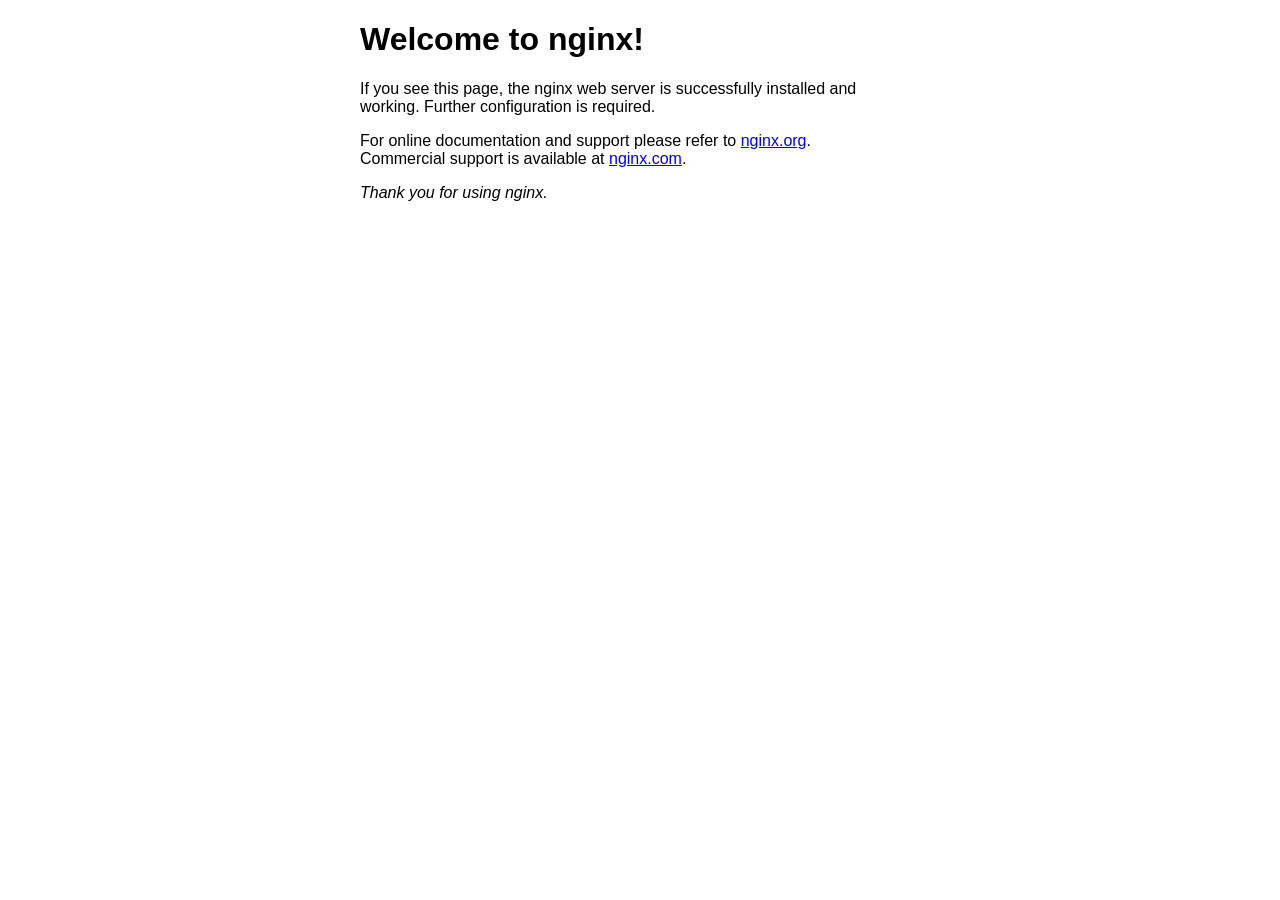
<file: AI-dianping-frontend/html/index.html>
<!DOCTYPE html>
<html>
<head>
<title>Welcome to nginx!</title>
<style>
    body {
        width: 35em;
        margin: 0 auto;
        font-family: Tahoma, Verdana, Arial, sans-serif;
    }
</style>
</head>
<body>
<h1>Welcome to nginx!</h1>
<p>If you see this page, the nginx web server is successfully installed and
working. Further configuration is required.</p>

<p>For online documentation and support please refer to
<a href="http://nginx.org/">nginx.org</a>.<br/>
Commercial support is available at
<a href="http://nginx.com/">nginx.com</a>.</p>

<p><em>Thank you for using nginx.</em></p>
</body>
</html>
</file>
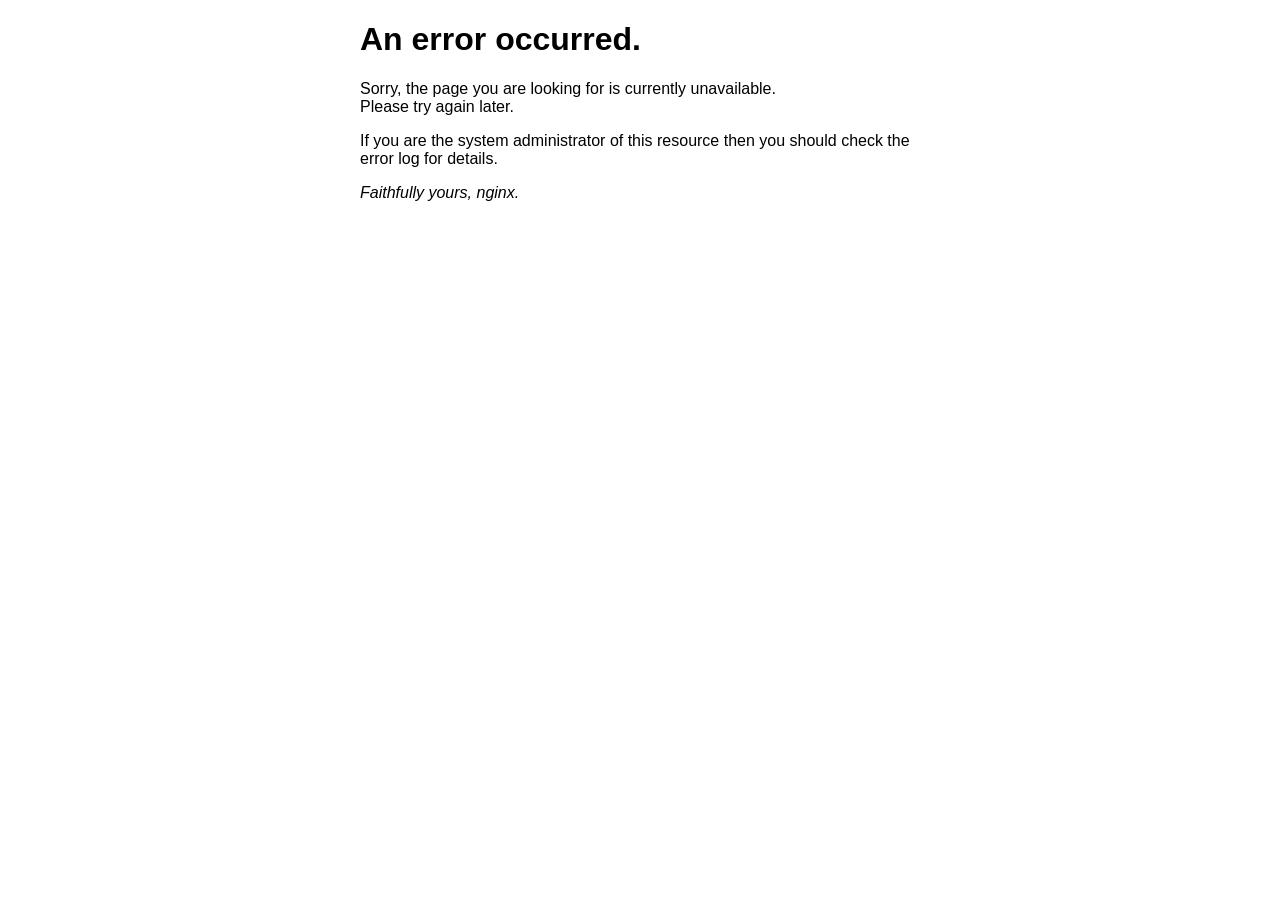
<file: AI-dianping-frontend/html/50x.html>
<!DOCTYPE html>
<html>
<head>
<title>Error</title>
<style>
    body {
        width: 35em;
        margin: 0 auto;
        font-family: Tahoma, Verdana, Arial, sans-serif;
    }
</style>
</head>
<body>
<h1>An error occurred.</h1>
<p>Sorry, the page you are looking for is currently unavailable.<br/>
Please try again later.</p>
<p>If you are the system administrator of this resource then you should check
the error log for details.</p>
<p><em>Faithfully yours, nginx.</em></p>
</body>
</html>
</file>
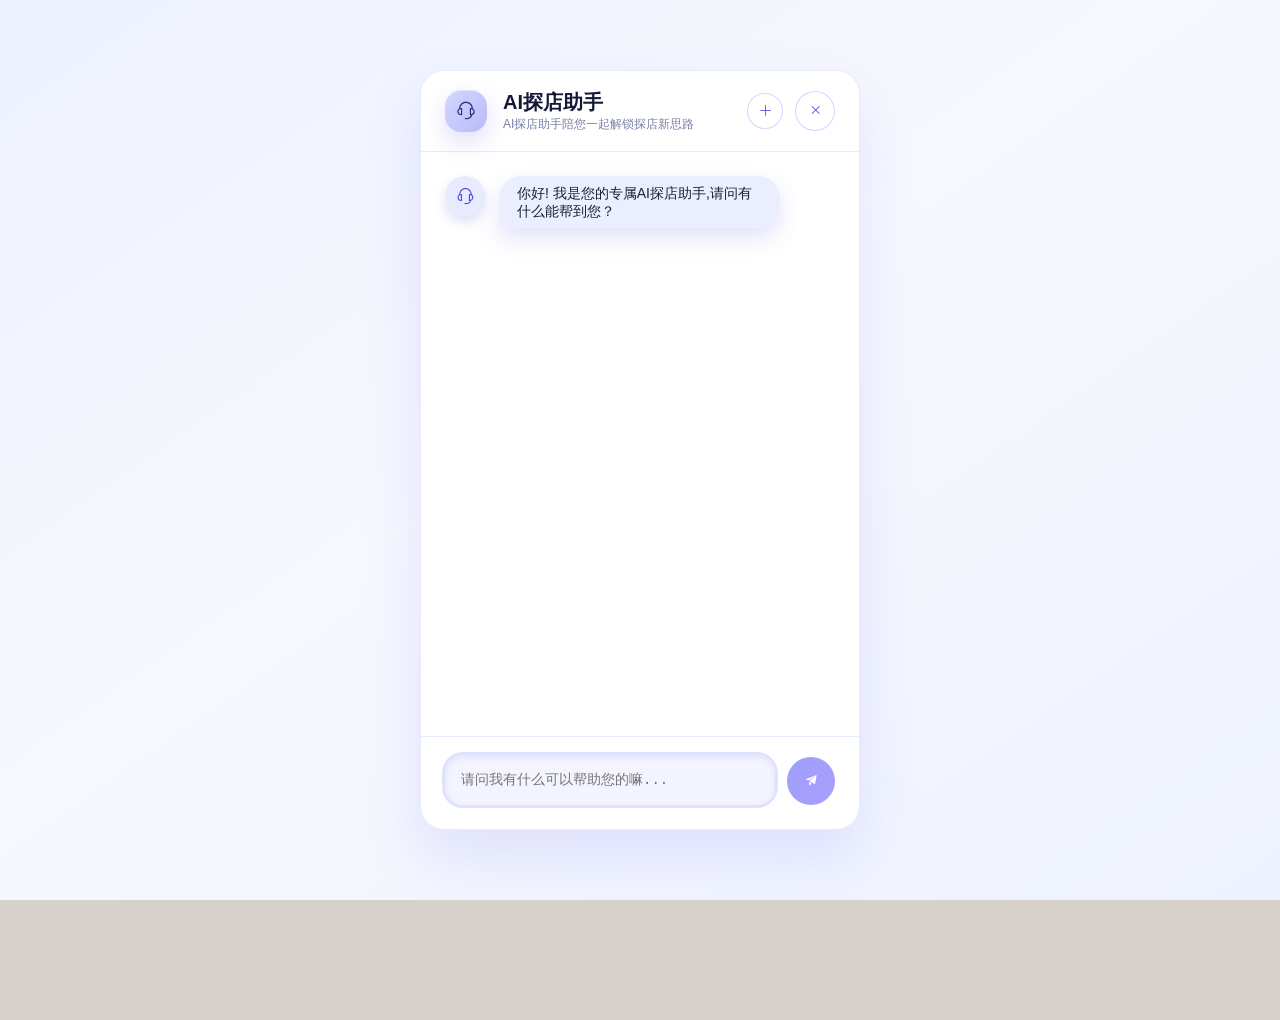
<file: AI-dianping-frontend/html/hmdp/aiassistant.html>
<!DOCTYPE html>
<html lang="zh-CN">
  <head>
    <meta charset="UTF-8" />
    <meta
      name="viewport"
      content="width=device-width, initial-scale=1, maximum-scale=1, user-scalable=0"
    />
    <title>AI探店助手</title>
    <link rel="stylesheet" href="./css/element.css" />
    <link rel="stylesheet" href="./css/glass.css" />
    <link rel="stylesheet" href="./css/ai-assistant.css?v=20251004" />
    <link href="./css/xiangli.css" rel="stylesheet" />
  </head>
  <body class="ai-page-body">
    <div id="ai-page">
      <div style="color: #4f46e5; font-size: 16px">正在加载AI探店助手...</div>
    </div>
    <script src="./js/vue.js"></script>
    <script src="./js/ai-assistant.js"></script>
    <noscript>
      <p style="text-align: center; color: #ef4444; margin-top: 24px">
        需要启用JavaScript才能使用AI探店助手。
      </p>
    </noscript>
  </body>
</html>
</file>
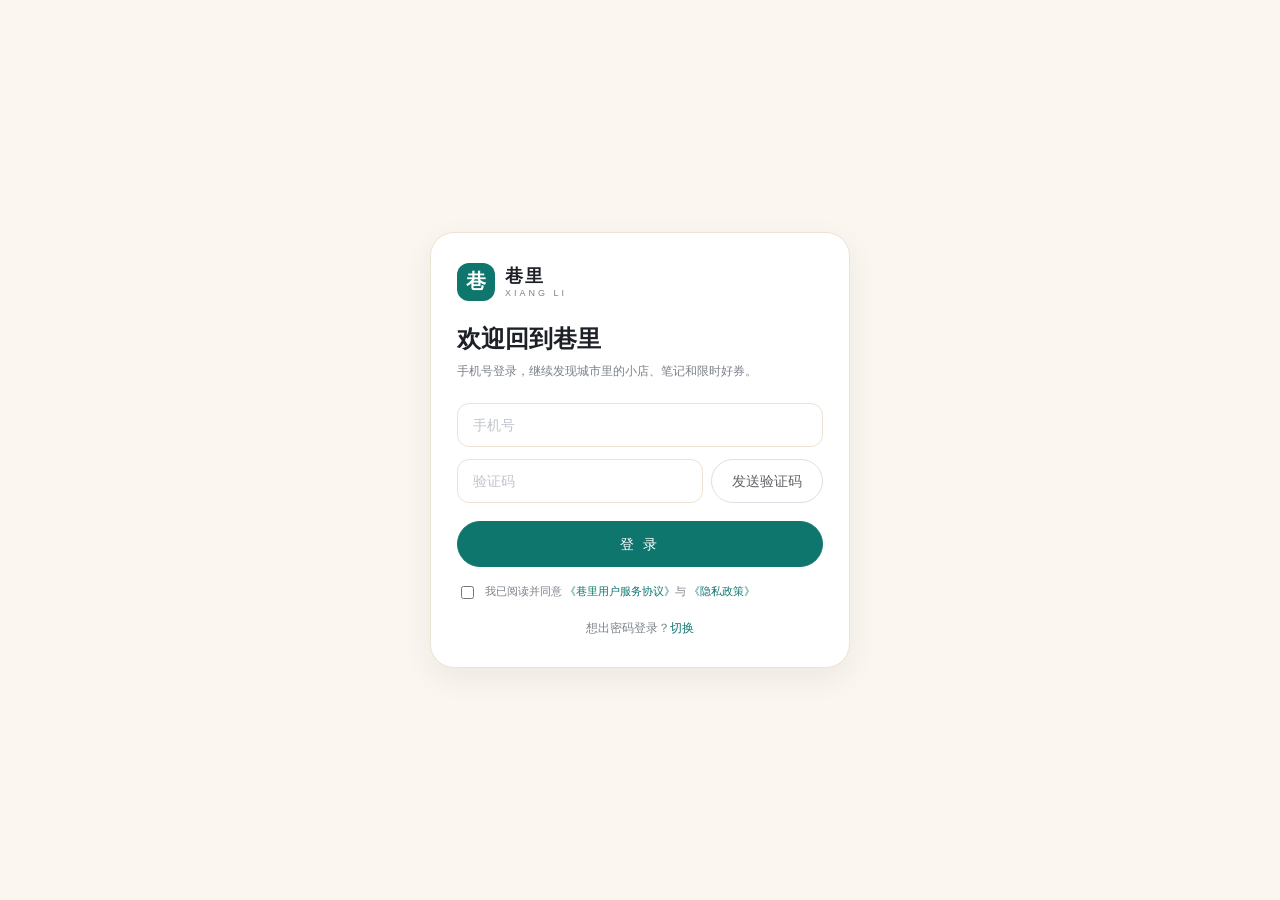
<file: AI-dianping-frontend/html/hmdp/login.html>
<!DOCTYPE html>
<html lang="zh-CN">
  <head>
    <meta http-equiv="Content-Type" content="text/html; charset=UTF-8" />
    <meta
      name="viewport"
      content="width=device-width, initial-scale=1, maximum-scale=1, user-scalable=0"
    />
    <title>登录 · 巷里</title>
    <link rel="stylesheet" href="./css/element.css" />
    <link href="./css/main.css" rel="stylesheet" />
    <link href="./css/login.css" rel="stylesheet" />
    <link href="./css/xiangli.css" rel="stylesheet" />
  </head>
  <body>
    <div id="app" class="xl-auth">
      <div class="xl-auth-card">
        <div class="xl-brand">
          <span class="xl-logo">巷</span>
          <div>
            <strong>巷里</strong>
            <small>XIANG LI</small>
          </div>
        </div>

        <h1>欢迎回到巷里</h1>
        <p class="xl-auth-sub">
          手机号登录，继续发现城市里的小店、笔记和限时好券。
        </p>

        <el-input v-model="form.phone" placeholder="手机号" maxlength="11"></el-input>
        <div class="xl-code-row">
          <el-input v-model="form.code" placeholder="验证码" maxlength="6"></el-input>
          <el-button :disabled="disabled" @click="sendCode">
            {{ codeBtnMsg }}
          </el-button>
        </div>

        <el-button type="primary" class="xl-auth-btn" @click="login">
          登 录
        </el-button>

        <label class="xl-agree">
          <input type="checkbox" v-model="radio" value="1" />
          <span>
            我已阅读并同意
            <a href="javascript:void(0)">《巷里用户服务协议》</a>与
            <a href="javascript:void(0)">《隐私政策》</a>
          </span>
        </label>

        <p class="xl-auth-alt">
          想出密码登录？<a href="/login2.html">切换</a>
        </p>
      </div>
    </div>

    <script src="./js/vue.js"></script>
    <script src="./js/axios.min.js"></script>
    <script src="./js/element.js"></script>
    <script src="./js/common.js"></script>
    <script>
      const app = new Vue({
        el: "#app",
        data: {
          radio: "",
          disabled: false,
          codeBtnMsg: "发送验证码",
          form: {},
        },
        methods: {
          login() {
            if (!this.radio) {
              this.$message.error("请先阅读并同意用户协议");
              return;
            }
            if (!this.form.phone || !this.form.code) {
              this.$message.error("手机号和验证码不能为空");
              return;
            }
            axios
              .post("/user/login", this.form)
              .then(({ data }) => {
                if (data) {
                  sessionStorage.setItem("token", data);
                }
                location.href = "/info.html";
              })
              .catch((err) => this.$message.error(err));
          },
          sendCode() {
            if (!this.form.phone) {
              this.$message.error("手机号不能为空");
              return;
            }
            axios
              .post("/user/code?phone=" + this.form.phone)
              .then(() => this.$message.success("验证码已发送，请查收"))
              .catch((err) => this.$message.error(err));

            this.disabled = true;
            let i = 60;
            this.codeBtnMsg = i-- + " 秒后重发";
            const taskId = setInterval(
              () => (this.codeBtnMsg = i-- + " 秒后重发"),
              1000
            );
            setTimeout(() => {
              this.disabled = false;
              clearInterval(taskId);
              this.codeBtnMsg = "发送验证码";
            }, 59000);
          },
        },
      });
    </script>
  </body>
</html>
</file>
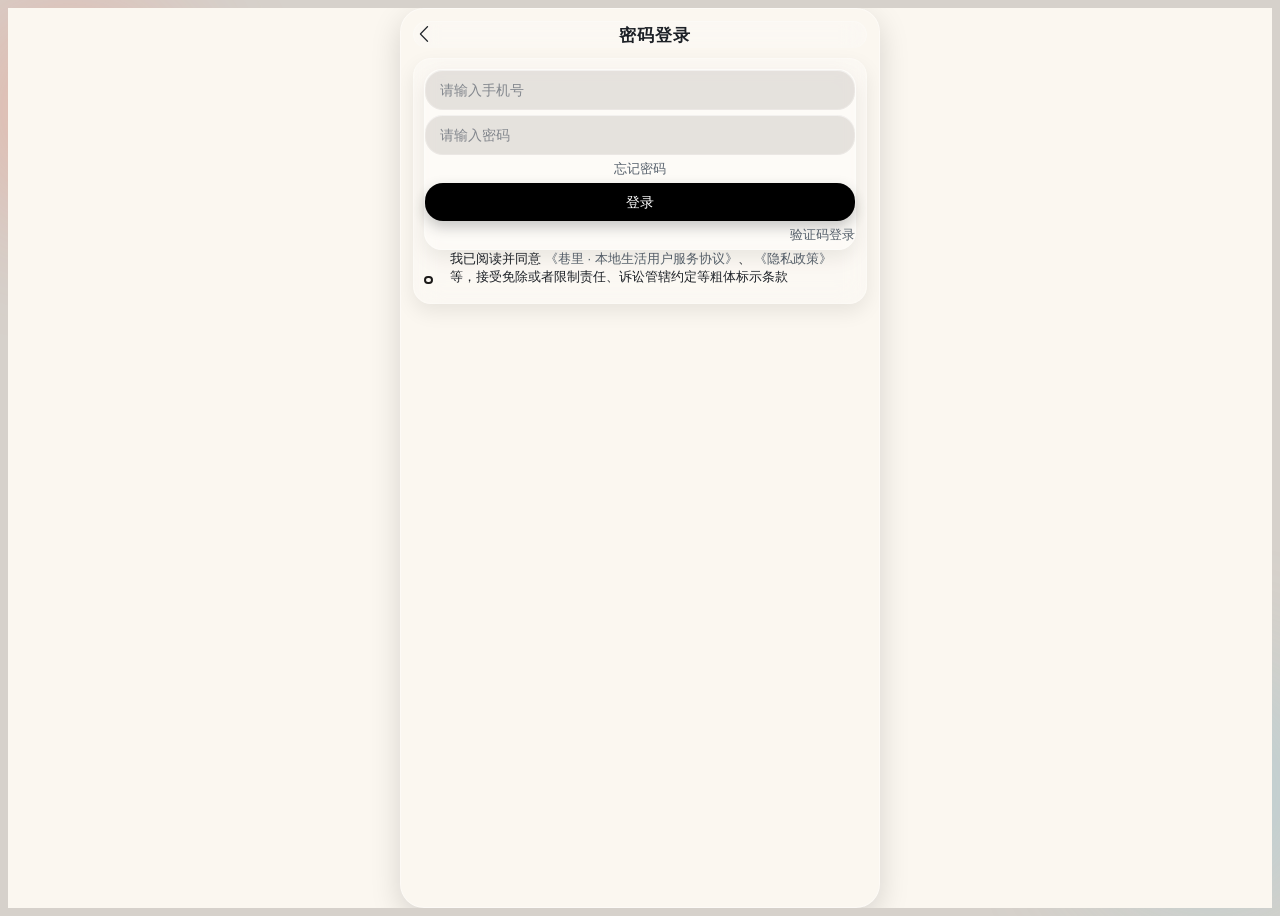
<file: AI-dianping-frontend/html/hmdp/login2.html>
<!DOCTYPE html>
<html lang="en">
  <head>
    <meta http-equiv="Content-Type" content="text/html; charset=UTF-8" />
    <meta
      name="viewport"
      content="width=device-width, initial-scale=1, maximum-scale=1, user-scalable=0"
    />
    <title>巷里 · 本地生活</title>
    <link href="./css/login.css" rel="stylesheet" />
    <!-- 引入样式 -->
    <link rel="stylesheet" href="./css/element.css" />
    <link href="./css/glass.css" rel="stylesheet" />

    <style type="text/css">
      .el-radio__input.is-checked .el-radio__inner {
        border-color: #0f766e;
        background: #0f766e;
      }
      /* focus glow is handled in glass.css; keep minimal override for compatibility */
    </style>
    <link href="./css/xiangli.css" rel="stylesheet" />
  </head>
  <body>
    <div id="app">
      <div class="login-container">
        <div class="header">
          <div class="header-back-btn" @click="goBack">
            <i class="el-icon-arrow-left"></i>
          </div>
          <div class="header-title">密码登录&nbsp;&nbsp;&nbsp;</div>
        </div>
        <div class="content">
          <div class="login-form">
            <el-input placeholder="请输入手机号" v-model="form.phone">
            </el-input>
            <div style="height: 5px"></div>
            <el-input placeholder="请输入密码" v-model="form.password">
            </el-input>
            <div style="text-align: center; color: #8c939d; margin: 5px 0">
              <a href="javascript:void(0)">忘记密码</a>
            </div>
            <el-button
              @click="login"
              style="width: 100%; background-color: #0f766e; color: #fff"
              >登录</el-button
            >
            <div style="text-align: right; color: #333333; margin: 5px 0">
              <a href="/login.html">验证码登录</a>
            </div>
          </div>
          <div class="login-radio">
            <div>
              <input type="radio" name="readed" v-model="radio" value="1" />
              <label for="readed"></label>
            </div>
            <div>
              我已阅读并同意
              <a href="javascript:void(0)"> 《巷里 · 本地生活用户服务协议》</a>、
              <a href="javascript:void(0)">《隐私政策》</a>
              等，接受免除或者限制责任、诉讼管辖约定等粗体标示条款
            </div>
          </div>
        </div>
      </div>
    </div>
    <script src="./js/vue.js"></script>
    <script src="./js/axios.min.js"></script>
    <!-- 引入组件库 -->
    <script src="./js/element.js"></script>
    <script src="./js/common.js"></script>
    <script>
      const app = new Vue({
        el: "#app",
        data: {
          radio: "",
          form: {},
        },
        methods: {
          login() {
            if (!this.radio) {
              this.$message.error("请先确认阅读用户协议！");
              return;
            }
            axios
              .post("/user/login", this.form)
              .then(({ data }) => {
                if (data) {
                  // 保存用户信息到session
                  sessionStorage.setItem("token", data);
                }
                // 跳转到首页
                location.href = "/info.html";
              })
              .catch((err) => this.$message.error(err));
          },
          goBack() {
            history.back();
          },
        },
      });
    </script>
  </body>
</html>
</file>
<file: AI-dianping-frontend/html/hmdp/css/element.css>
@charset "UTF-8";.el-pagination--small .arrow.disabled,.el-table .hidden-columns,.el-table td.is-hidden>*,.el-table th.is-hidden>*,.el-table--hidden{visibility:hidden}.el-dropdown .el-dropdown-selfdefine:focus:active,.el-dropdown .el-dropdown-selfdefine:focus:not(.focusing),.el-message__closeBtn:focus,.el-message__content:focus,.el-popover:focus,.el-popover:focus:active,.el-popover__reference:focus:hover,.el-popover__reference:focus:not(.focusing),.el-rate:active,.el-rate:focus,.el-tooltip:focus:hover,.el-tooltip:focus:not(.focusing),.el-upload-list__item.is-success:active,.el-upload-list__item.is-success:not(.focusing):focus{outline-width:0}.el-input__suffix,.el-tree.is-dragging .el-tree-node__content *{pointer-events:none}@font-face{font-family:element-icons;src:url(fonts/element-icons.woff) format("woff"),url(fonts/element-icons.ttf) format("truetype");font-weight:400;font-display:"auto";font-style:normal}[class*=" el-icon-"],[class^=el-icon-]{font-family:element-icons!important;speak:none;font-style:normal;font-weight:400;font-variant:normal;text-transform:none;line-height:1;vertical-align:baseline;display:inline-block;-webkit-font-smoothing:antialiased;-moz-osx-font-smoothing:grayscale}.el-icon-ice-cream-round:before{content:"\e6a0"}.el-icon-ice-cream-square:before{content:"\e6a3"}.el-icon-lollipop:before{content:"\e6a4"}.el-icon-potato-strips:before{content:"\e6a5"}.el-icon-milk-tea:before{content:"\e6a6"}.el-icon-ice-drink:before{content:"\e6a7"}.el-icon-ice-tea:before{content:"\e6a9"}.el-icon-coffee:before{content:"\e6aa"}.el-icon-orange:before{content:"\e6ab"}.el-icon-pear:before{content:"\e6ac"}.el-icon-apple:before{content:"\e6ad"}.el-icon-cherry:before{content:"\e6ae"}.el-icon-watermelon:before{content:"\e6af"}.el-icon-grape:before{content:"\e6b0"}.el-icon-refrigerator:before{content:"\e6b1"}.el-icon-goblet-square-full:before{content:"\e6b2"}.el-icon-goblet-square:before{content:"\e6b3"}.el-icon-goblet-full:before{content:"\e6b4"}.el-icon-goblet:before{content:"\e6b5"}.el-icon-cold-drink:before{content:"\e6b6"}.el-icon-coffee-cup:before{content:"\e6b8"}.el-icon-water-cup:before{content:"\e6b9"}.el-icon-hot-water:before{content:"\e6ba"}.el-icon-ice-cream:before{content:"\e6bb"}.el-icon-dessert:before{content:"\e6bc"}.el-icon-sugar:before{content:"\e6bd"}.el-icon-tableware:before{content:"\e6be"}.el-icon-burger:before{content:"\e6bf"}.el-icon-knife-fork:before{content:"\e6c1"}.el-icon-fork-spoon:before{content:"\e6c2"}.el-icon-chicken:before{content:"\e6c3"}.el-icon-food:before{content:"\e6c4"}.el-icon-dish-1:before{content:"\e6c5"}.el-icon-dish:before{content:"\e6c6"}.el-icon-moon-night:before{content:"\e6ee"}.el-icon-moon:before{content:"\e6f0"}.el-icon-cloudy-and-sunny:before{content:"\e6f1"}.el-icon-partly-cloudy:before{content:"\e6f2"}.el-icon-cloudy:before{content:"\e6f3"}.el-icon-sunny:before{content:"\e6f6"}.el-icon-sunset:before{content:"\e6f7"}.el-icon-sunrise-1:before{content:"\e6f8"}.el-icon-sunrise:before{content:"\e6f9"}.el-icon-heavy-rain:before{content:"\e6fa"}.el-icon-lightning:before{content:"\e6fb"}.el-icon-light-rain:before{content:"\e6fc"}.el-icon-wind-power:before{content:"\e6fd"}.el-icon-baseball:before{content:"\e712"}.el-icon-soccer:before{content:"\e713"}.el-icon-football:before{content:"\e715"}.el-icon-basketball:before{content:"\e716"}.el-icon-ship:before{content:"\e73f"}.el-icon-truck:before{content:"\e740"}.el-icon-bicycle:before{content:"\e741"}.el-icon-mobile-phone:before{content:"\e6d3"}.el-icon-service:before{content:"\e6d4"}.el-icon-key:before{content:"\e6e2"}.el-icon-unlock:before{content:"\e6e4"}.el-icon-lock:before{content:"\e6e5"}.el-icon-watch:before{content:"\e6fe"}.el-icon-watch-1:before{content:"\e6ff"}.el-icon-timer:before{content:"\e702"}.el-icon-alarm-clock:before{content:"\e703"}.el-icon-map-location:before{content:"\e704"}.el-icon-delete-location:before{content:"\e705"}.el-icon-add-location:before{content:"\e706"}.el-icon-location-information:before{content:"\e707"}.el-icon-location-outline:before{content:"\e708"}.el-icon-location:before{content:"\e79e"}.el-icon-place:before{content:"\e709"}.el-icon-discover:before{content:"\e70a"}.el-icon-first-aid-kit:before{content:"\e70b"}.el-icon-trophy-1:before{content:"\e70c"}.el-icon-trophy:before{content:"\e70d"}.el-icon-medal:before{content:"\e70e"}.el-icon-medal-1:before{content:"\e70f"}.el-icon-stopwatch:before{content:"\e710"}.el-icon-mic:before{content:"\e711"}.el-icon-copy-document:before{content:"\e718"}.el-icon-full-screen:before{content:"\e719"}.el-icon-switch-button:before{content:"\e71b"}.el-icon-aim:before{content:"\e71c"}.el-icon-crop:before{content:"\e71d"}.el-icon-odometer:before{content:"\e71e"}.el-icon-time:before{content:"\e71f"}.el-icon-bangzhu:before{content:"\e724"}.el-icon-close-notification:before{content:"\e726"}.el-icon-microphone:before{content:"\e727"}.el-icon-turn-off-microphone:before{content:"\e728"}.el-icon-position:before{content:"\e729"}.el-icon-postcard:before{content:"\e72a"}.el-icon-message:before{content:"\e72b"}.el-icon-chat-line-square:before{content:"\e72d"}.el-icon-chat-dot-square:before{content:"\e72e"}.el-icon-chat-dot-round:before{content:"\e72f"}.el-icon-chat-square:before{content:"\e730"}.el-icon-chat-line-round:before{content:"\e731"}.el-icon-chat-round:before{content:"\e732"}.el-icon-set-up:before{content:"\e733"}.el-icon-turn-off:before{content:"\e734"}.el-icon-open:before{content:"\e735"}.el-icon-connection:before{content:"\e736"}.el-icon-link:before{content:"\e737"}.el-icon-cpu:before{content:"\e738"}.el-icon-thumb:before{content:"\e739"}.el-icon-female:before{content:"\e73a"}.el-icon-male:before{content:"\e73b"}.el-icon-guide:before{content:"\e73c"}.el-icon-news:before{content:"\e73e"}.el-icon-price-tag:before{content:"\e744"}.el-icon-discount:before{content:"\e745"}.el-icon-wallet:before{content:"\e747"}.el-icon-coin:before{content:"\e748"}.el-icon-money:before{content:"\e749"}.el-icon-bank-card:before{content:"\e74a"}.el-icon-box:before{content:"\e74b"}.el-icon-present:before{content:"\e74c"}.el-icon-sell:before{content:"\e6d5"}.el-icon-sold-out:before{content:"\e6d6"}.el-icon-shopping-bag-2:before{content:"\e74d"}.el-icon-shopping-bag-1:before{content:"\e74e"}.el-icon-shopping-cart-2:before{content:"\e74f"}.el-icon-shopping-cart-1:before{content:"\e750"}.el-icon-shopping-cart-full:before{content:"\e751"}.el-icon-smoking:before{content:"\e752"}.el-icon-no-smoking:before{content:"\e753"}.el-icon-house:before{content:"\e754"}.el-icon-table-lamp:before{content:"\e755"}.el-icon-school:before{content:"\e756"}.el-icon-office-building:before{content:"\e757"}.el-icon-toilet-paper:before{content:"\e758"}.el-icon-notebook-2:before{content:"\e759"}.el-icon-notebook-1:before{content:"\e75a"}.el-icon-files:before{content:"\e75b"}.el-icon-collection:before{content:"\e75c"}.el-icon-receiving:before{content:"\e75d"}.el-icon-suitcase-1:before{content:"\e760"}.el-icon-suitcase:before{content:"\e761"}.el-icon-film:before{content:"\e763"}.el-icon-collection-tag:before{content:"\e765"}.el-icon-data-analysis:before{content:"\e766"}.el-icon-pie-chart:before{content:"\e767"}.el-icon-data-board:before{content:"\e768"}.el-icon-data-line:before{content:"\e76d"}.el-icon-reading:before{content:"\e769"}.el-icon-magic-stick:before{content:"\e76a"}.el-icon-coordinate:before{content:"\e76b"}.el-icon-mouse:before{content:"\e76c"}.el-icon-brush:before{content:"\e76e"}.el-icon-headset:before{content:"\e76f"}.el-icon-umbrella:before{content:"\e770"}.el-icon-scissors:before{content:"\e771"}.el-icon-mobile:before{content:"\e773"}.el-icon-attract:before{content:"\e774"}.el-icon-monitor:before{content:"\e775"}.el-icon-search:before{content:"\e778"}.el-icon-takeaway-box:before{content:"\e77a"}.el-icon-paperclip:before{content:"\e77d"}.el-icon-printer:before{content:"\e77e"}.el-icon-document-add:before{content:"\e782"}.el-icon-document:before{content:"\e785"}.el-icon-document-checked:before{content:"\e786"}.el-icon-document-copy:before{content:"\e787"}.el-icon-document-delete:before{content:"\e788"}.el-icon-document-remove:before{content:"\e789"}.el-icon-tickets:before{content:"\e78b"}.el-icon-folder-checked:before{content:"\e77f"}.el-icon-folder-delete:before{content:"\e780"}.el-icon-folder-remove:before{content:"\e781"}.el-icon-folder-add:before{content:"\e783"}.el-icon-folder-opened:before{content:"\e784"}.el-icon-folder:before{content:"\e78a"}.el-icon-edit-outline:before{content:"\e764"}.el-icon-edit:before{content:"\e78c"}.el-icon-date:before{content:"\e78e"}.el-icon-c-scale-to-original:before{content:"\e7c6"}.el-icon-view:before{content:"\e6ce"}.el-icon-loading:before{content:"\e6cf"}.el-icon-rank:before{content:"\e6d1"}.el-icon-sort-down:before{content:"\e7c4"}.el-icon-sort-up:before{content:"\e7c5"}.el-icon-sort:before{content:"\e6d2"}.el-icon-finished:before{content:"\e6cd"}.el-icon-refresh-left:before{content:"\e6c7"}.el-icon-refresh-right:before{content:"\e6c8"}.el-icon-refresh:before{content:"\e6d0"}.el-icon-video-play:before{content:"\e7c0"}.el-icon-video-pause:before{content:"\e7c1"}.el-icon-d-arrow-right:before{content:"\e6dc"}.el-icon-d-arrow-left:before{content:"\e6dd"}.el-icon-arrow-up:before{content:"\e6e1"}.el-icon-arrow-down:before{content:"\e6df"}.el-icon-arrow-right:before{content:"\e6e0"}.el-icon-arrow-left:before{content:"\e6de"}.el-icon-top-right:before{content:"\e6e7"}.el-icon-top-left:before{content:"\e6e8"}.el-icon-top:before{content:"\e6e6"}.el-icon-bottom:before{content:"\e6eb"}.el-icon-right:before{content:"\e6e9"}.el-icon-back:before{content:"\e6ea"}.el-icon-bottom-right:before{content:"\e6ec"}.el-icon-bottom-left:before{content:"\e6ed"}.el-icon-caret-top:before{content:"\e78f"}.el-icon-caret-bottom:before{content:"\e790"}.el-icon-caret-right:before{content:"\e791"}.el-icon-caret-left:before{content:"\e792"}.el-icon-d-caret:before{content:"\e79a"}.el-icon-share:before{content:"\e793"}.el-icon-menu:before{content:"\e798"}.el-icon-s-grid:before{content:"\e7a6"}.el-icon-s-check:before{content:"\e7a7"}.el-icon-s-data:before{content:"\e7a8"}.el-icon-s-opportunity:before{content:"\e7aa"}.el-icon-s-custom:before{content:"\e7ab"}.el-icon-s-claim:before{content:"\e7ad"}.el-icon-s-finance:before{content:"\e7ae"}.el-icon-s-comment:before{content:"\e7af"}.el-icon-s-flag:before{content:"\e7b0"}.el-icon-s-marketing:before{content:"\e7b1"}.el-icon-s-shop:before{content:"\e7b4"}.el-icon-s-open:before{content:"\e7b5"}.el-icon-s-management:before{content:"\e7b6"}.el-icon-s-ticket:before{content:"\e7b7"}.el-icon-s-release:before{content:"\e7b8"}.el-icon-s-home:before{content:"\e7b9"}.el-icon-s-promotion:before{content:"\e7ba"}.el-icon-s-operation:before{content:"\e7bb"}.el-icon-s-unfold:before{content:"\e7bc"}.el-icon-s-fold:before{content:"\e7a9"}.el-icon-s-platform:before{content:"\e7bd"}.el-icon-s-order:before{content:"\e7be"}.el-icon-s-cooperation:before{content:"\e7bf"}.el-icon-bell:before{content:"\e725"}.el-icon-message-solid:before{content:"\e799"}.el-icon-video-camera:before{content:"\e772"}.el-icon-video-camera-solid:before{content:"\e796"}.el-icon-camera:before{content:"\e779"}.el-icon-camera-solid:before{content:"\e79b"}.el-icon-download:before{content:"\e77c"}.el-icon-upload2:before{content:"\e77b"}.el-icon-upload:before{content:"\e7c3"}.el-icon-picture-outline-round:before{content:"\e75f"}.el-icon-picture-outline:before{content:"\e75e"}.el-icon-picture:before{content:"\e79f"}.el-icon-close:before{content:"\e6db"}.el-icon-check:before{content:"\e6da"}.el-icon-plus:before{content:"\e6d9"}.el-icon-minus:before{content:"\e6d8"}.el-icon-help:before{content:"\e73d"}.el-icon-s-help:before{content:"\e7b3"}.el-icon-circle-close:before{content:"\e78d"}.el-icon-circle-check:before{content:"\e720"}.el-icon-circle-plus-outline:before{content:"\e723"}.el-icon-remove-outline:before{content:"\e722"}.el-icon-zoom-out:before{content:"\e776"}.el-icon-zoom-in:before{content:"\e777"}.el-icon-error:before{content:"\e79d"}.el-icon-success:before{content:"\e79c"}.el-icon-circle-plus:before{content:"\e7a0"}.el-icon-remove:before{content:"\e7a2"}.el-icon-info:before{content:"\e7a1"}.el-icon-question:before{content:"\e7a4"}.el-icon-warning-outline:before{content:"\e6c9"}.el-icon-warning:before{content:"\e7a3"}.el-icon-goods:before{content:"\e7c2"}.el-icon-s-goods:before{content:"\e7b2"}.el-icon-star-off:before{content:"\e717"}.el-icon-star-on:before{content:"\e797"}.el-icon-more-outline:before{content:"\e6cc"}.el-icon-more:before{content:"\e794"}.el-icon-phone-outline:before{content:"\e6cb"}.el-icon-phone:before{content:"\e795"}.el-icon-user:before{content:"\e6e3"}.el-icon-user-solid:before{content:"\e7a5"}.el-icon-setting:before{content:"\e6ca"}.el-icon-s-tools:before{content:"\e7ac"}.el-icon-delete:before{content:"\e6d7"}.el-icon-delete-solid:before{content:"\e7c9"}.el-icon-eleme:before{content:"\e7c7"}.el-icon-platform-eleme:before{content:"\e7ca"}.el-icon-loading{-webkit-animation:rotating 2s linear infinite;animation:rotating 2s linear infinite}.el-icon--right{margin-left:5px}.el-icon--left{margin-right:5px}@-webkit-keyframes rotating{0%{-webkit-transform:rotateZ(0);transform:rotateZ(0)}100%{-webkit-transform:rotateZ(360deg);transform:rotateZ(360deg)}}@keyframes rotating{0%{-webkit-transform:rotateZ(0);transform:rotateZ(0)}100%{-webkit-transform:rotateZ(360deg);transform:rotateZ(360deg)}}.el-pagination{white-space:nowrap;padding:2px 5px;color:#303133;font-weight:700}.el-pagination::after,.el-pagination::before{display:table;content:""}.el-pagination::after{clear:both}.el-pagination button,.el-pagination span:not([class*=suffix]){display:inline-block;font-size:13px;min-width:35.5px;height:28px;line-height:28px;vertical-align:top;-webkit-box-sizing:border-box;box-sizing:border-box}.el-pagination .el-input__inner{text-align:center;-moz-appearance:textfield;line-height:normal}.el-pagination .el-input__suffix{right:0;-webkit-transform:scale(.8);transform:scale(.8)}.el-pagination .el-select .el-input{width:100px;margin:0 5px}.el-pagination .el-select .el-input .el-input__inner{padding-right:25px;border-radius:3px}.el-pagination button{border:none;padding:0 6px;background:0 0}.el-pagination button:focus{outline:0}.el-pagination button:hover{color:#FF6633}.el-pagination button:disabled{color:#C0C4CC;background-color:#FFF;cursor:not-allowed}.el-pagination .btn-next,.el-pagination .btn-prev{background:center center no-repeat #FFF;background-size:16px;cursor:pointer;margin:0;color:#303133}.el-pagination .btn-next .el-icon,.el-pagination .btn-prev .el-icon{display:block;font-size:12px;font-weight:700}.el-pagination .btn-prev{padding-right:12px}.el-pagination .btn-next{padding-left:12px}.el-pagination .el-pager li.disabled{color:#C0C4CC;cursor:not-allowed}.el-pager li,.el-pager li.btn-quicknext:hover,.el-pager li.btn-quickprev:hover{cursor:pointer}.el-pagination--small .btn-next,.el-pagination--small .btn-prev,.el-pagination--small .el-pager li,.el-pagination--small .el-pager li.btn-quicknext,.el-pagination--small .el-pager li.btn-quickprev,.el-pagination--small .el-pager li:last-child{border-color:transparent;font-size:12px;line-height:22px;height:22px;min-width:22px}.el-pagination--small .more::before,.el-pagination--small li.more::before{line-height:24px}.el-pagination--small button,.el-pagination--small span:not([class*=suffix]){height:22px;line-height:22px}.el-pagination--small .el-pagination__editor,.el-pagination--small .el-pagination__editor.el-input .el-input__inner{height:22px}.el-pagination__sizes{margin:0 10px 0 0;font-weight:400;color:#606266}.el-pagination__sizes .el-input .el-input__inner{font-size:13px;padding-left:8px}.el-pagination__sizes .el-input .el-input__inner:hover{border-color:#FF6633}.el-pagination__total{margin-right:10px;font-weight:400;color:#606266}.el-pagination__jump{margin-left:24px;font-weight:400;color:#606266}.el-pagination__jump .el-input__inner{padding:0 3px}.el-pagination__rightwrapper{float:right}.el-pagination__editor{line-height:18px;padding:0 2px;height:28px;text-align:center;margin:0 2px;-webkit-box-sizing:border-box;box-sizing:border-box;border-radius:3px}.el-pager,.el-pagination.is-background .btn-next,.el-pagination.is-background .btn-prev{padding:0}.el-pagination__editor.el-input{width:50px}.el-pagination__editor.el-input .el-input__inner{height:28px}.el-pagination__editor .el-input__inner::-webkit-inner-spin-button,.el-pagination__editor .el-input__inner::-webkit-outer-spin-button{-webkit-appearance:none;margin:0}.el-pagination.is-background .btn-next,.el-pagination.is-background .btn-prev,.el-pagination.is-background .el-pager li{margin:0 5px;background-color:#f4f4f5;color:#606266;min-width:30px;border-radius:2px}.el-pagination.is-background .btn-next.disabled,.el-pagination.is-background .btn-next:disabled,.el-pagination.is-background .btn-prev.disabled,.el-pagination.is-background .btn-prev:disabled,.el-pagination.is-background .el-pager li.disabled{color:#C0C4CC}.el-pagination.is-background .el-pager li:not(.disabled):hover{color:#FF6633}.el-pagination.is-background .el-pager li:not(.disabled).active{background-color:#FF6633;color:#FFF}.el-dialog,.el-pager li{background:#FFF;-webkit-box-sizing:border-box}.el-pagination.is-background.el-pagination--small .btn-next,.el-pagination.is-background.el-pagination--small .btn-prev,.el-pagination.is-background.el-pagination--small .el-pager li{margin:0 3px;min-width:22px}.el-pager,.el-pager li{vertical-align:top;margin:0;display:inline-block}.el-pager{-webkit-user-select:none;-moz-user-select:none;-ms-user-select:none;user-select:none;list-style:none;font-size:0}.el-date-table,.el-table th{-webkit-user-select:none;-moz-user-select:none}.el-pager .more::before{line-height:30px}.el-pager li{padding:0 4px;font-size:13px;min-width:35.5px;height:28px;line-height:28px;box-sizing:border-box;text-align:center}.el-menu--collapse .el-menu .el-submenu,.el-menu--popup{min-width:200px}.el-pager li.btn-quicknext,.el-pager li.btn-quickprev{line-height:28px;color:#303133}.el-pager li.btn-quicknext.disabled,.el-pager li.btn-quickprev.disabled{color:#C0C4CC}.el-pager li.active+li{border-left:0}.el-pager li:hover{color:#FF6633}.el-pager li.active{color:#FF6633;cursor:default}@-webkit-keyframes v-modal-in{0%{opacity:0}}@-webkit-keyframes v-modal-out{100%{opacity:0}}.el-dialog{position:relative;margin:0 auto 50px;border-radius:2px;-webkit-box-shadow:0 1px 3px rgba(0,0,0,.3);box-shadow:0 1px 3px rgba(0,0,0,.3);box-sizing:border-box;width:50%}.el-dialog.is-fullscreen{width:100%;margin-top:0;margin-bottom:0;height:100%;overflow:auto}.el-dialog__wrapper{position:fixed;top:0;right:0;bottom:0;left:0;overflow:auto;margin:0}.el-dialog__header{padding:20px 20px 10px}.el-dialog__headerbtn{position:absolute;top:20px;right:20px;padding:0;background:0 0;border:none;outline:0;cursor:pointer;font-size:16px}.el-dialog__headerbtn .el-dialog__close{color:#909399}.el-dialog__headerbtn:focus .el-dialog__close,.el-dialog__headerbtn:hover .el-dialog__close{color:#FF6633}.el-dialog__title{line-height:24px;font-size:18px;color:#303133}.el-dialog__body{padding:30px 20px;color:#606266;font-size:14px;word-break:break-all}.el-dialog__footer{padding:10px 20px 20px;text-align:right;-webkit-box-sizing:border-box;box-sizing:border-box}.el-dialog--center{text-align:center}.el-dialog--center .el-dialog__body{text-align:initial;padding:25px 25px 30px}.el-dialog--center .el-dialog__footer{text-align:inherit}.dialog-fade-enter-active{-webkit-animation:dialog-fade-in .3s;animation:dialog-fade-in .3s}.dialog-fade-leave-active{-webkit-animation:dialog-fade-out .3s;animation:dialog-fade-out .3s}@-webkit-keyframes dialog-fade-in{0%{-webkit-transform:translate3d(0,-20px,0);transform:translate3d(0,-20px,0);opacity:0}100%{-webkit-transform:translate3d(0,0,0);transform:translate3d(0,0,0);opacity:1}}@keyframes dialog-fade-in{0%{-webkit-transform:translate3d(0,-20px,0);transform:translate3d(0,-20px,0);opacity:0}100%{-webkit-transform:translate3d(0,0,0);transform:translate3d(0,0,0);opacity:1}}@-webkit-keyframes dialog-fade-out{0%{-webkit-transform:translate3d(0,0,0);transform:translate3d(0,0,0);opacity:1}100%{-webkit-transform:translate3d(0,-20px,0);transform:translate3d(0,-20px,0);opacity:0}}@keyframes dialog-fade-out{0%{-webkit-transform:translate3d(0,0,0);transform:translate3d(0,0,0);opacity:1}100%{-webkit-transform:translate3d(0,-20px,0);transform:translate3d(0,-20px,0);opacity:0}}.el-autocomplete{position:relative;display:inline-block}.el-autocomplete-suggestion{margin:5px 0;-webkit-box-shadow:0 2px 12px 0 rgba(0,0,0,.1);box-shadow:0 2px 12px 0 rgba(0,0,0,.1);border-radius:4px;border:1px solid #E4E7ED;-webkit-box-sizing:border-box;box-sizing:border-box;background-color:#FFF}.el-dropdown-menu,.el-menu--collapse .el-submenu .el-menu{z-index:10;-webkit-box-shadow:0 2px 12px 0 rgba(0,0,0,.1)}.el-autocomplete-suggestion__wrap{max-height:280px;padding:10px 0;-webkit-box-sizing:border-box;box-sizing:border-box}.el-autocomplete-suggestion__list{margin:0;padding:0}.el-autocomplete-suggestion li{padding:0 20px;margin:0;line-height:34px;cursor:pointer;color:#606266;font-size:14px;list-style:none;white-space:nowrap;overflow:hidden;text-overflow:ellipsis}.el-autocomplete-suggestion li.highlighted,.el-autocomplete-suggestion li:hover{background-color:#F5F7FA}.el-autocomplete-suggestion li.divider{margin-top:6px;border-top:1px solid #000}.el-autocomplete-suggestion li.divider:last-child{margin-bottom:-6px}.el-autocomplete-suggestion.is-loading li{text-align:center;height:100px;line-height:100px;font-size:20px;color:#999}.el-autocomplete-suggestion.is-loading li::after{display:inline-block;content:"";height:100%;vertical-align:middle}.el-autocomplete-suggestion.is-loading li:hover{background-color:#FFF}.el-autocomplete-suggestion.is-loading .el-icon-loading{vertical-align:middle}.el-dropdown{display:inline-block;position:relative;color:#606266;font-size:14px}.el-dropdown .el-button-group{display:block}.el-dropdown .el-button-group .el-button{float:none}.el-dropdown .el-dropdown__caret-button{padding-left:5px;padding-right:5px;position:relative;border-left:none}.el-dropdown .el-dropdown__caret-button::before{content:'';position:absolute;display:block;width:1px;top:5px;bottom:5px;left:0;background:rgba(255,255,255,.5)}.el-dropdown .el-dropdown__caret-button.el-button--default::before{background:rgba(220,223,230,.5)}.el-dropdown .el-dropdown__caret-button:hover::before{top:0;bottom:0}.el-dropdown .el-dropdown__caret-button .el-dropdown__icon{padding-left:0}.el-dropdown__icon{font-size:12px;margin:0 3px}.el-dropdown-menu{position:absolute;top:0;left:0;padding:10px 0;margin:5px 0;background-color:#FFF;border:1px solid #EBEEF5;border-radius:4px;box-shadow:0 2px 12px 0 rgba(0,0,0,.1)}.el-dropdown-menu__item{list-style:none;line-height:36px;padding:0 20px;margin:0;font-size:14px;color:#606266;cursor:pointer;outline:0}.el-dropdown-menu__item:focus,.el-dropdown-menu__item:not(.is-disabled):hover{background-color:#ecf5ff;color:#66b1ff}.el-dropdown-menu__item i{margin-right:5px}.el-dropdown-menu__item--divided{position:relative;margin-top:6px;border-top:1px solid #EBEEF5}.el-dropdown-menu__item--divided:before{content:'';height:6px;display:block;margin:0 -20px;background-color:#FFF}.el-dropdown-menu__item.is-disabled{cursor:default;color:#bbb;pointer-events:none}.el-dropdown-menu--medium{padding:6px 0}.el-dropdown-menu--medium .el-dropdown-menu__item{line-height:30px;padding:0 17px;font-size:14px}.el-dropdown-menu--medium .el-dropdown-menu__item.el-dropdown-menu__item--divided{margin-top:6px}.el-dropdown-menu--medium .el-dropdown-menu__item.el-dropdown-menu__item--divided:before{height:6px;margin:0 -17px}.el-dropdown-menu--small{padding:6px 0}.el-dropdown-menu--small .el-dropdown-menu__item{line-height:27px;padding:0 15px;font-size:13px}.el-dropdown-menu--small .el-dropdown-menu__item.el-dropdown-menu__item--divided{margin-top:4px}.el-dropdown-menu--small .el-dropdown-menu__item.el-dropdown-menu__item--divided:before{height:4px;margin:0 -15px}.el-dropdown-menu--mini{padding:3px 0}.el-dropdown-menu--mini .el-dropdown-menu__item{line-height:24px;padding:0 10px;font-size:12px}.el-dropdown-menu--mini .el-dropdown-menu__item.el-dropdown-menu__item--divided{margin-top:3px}.el-dropdown-menu--mini .el-dropdown-menu__item.el-dropdown-menu__item--divided:before{height:3px;margin:0 -10px}.el-menu{border-right:solid 1px #e6e6e6;list-style:none;position:relative;margin:0;padding-left:0;background-color:#FFF}.el-menu--horizontal>.el-menu-item:not(.is-disabled):focus,.el-menu--horizontal>.el-menu-item:not(.is-disabled):hover,.el-menu--horizontal>.el-submenu .el-submenu__title:hover{background-color:#fff}.el-menu::after,.el-menu::before{display:table;content:""}.el-menu::after{clear:both}.el-menu.el-menu--horizontal{border-bottom:solid 1px #e6e6e6}.el-menu--horizontal{border-right:none}.el-menu--horizontal>.el-menu-item{float:left;height:60px;line-height:60px;margin:0;border-bottom:2px solid transparent;color:#909399}.el-menu--horizontal>.el-menu-item a,.el-menu--horizontal>.el-menu-item a:hover{color:inherit}.el-menu--horizontal>.el-submenu{float:left}.el-menu--horizontal>.el-submenu:focus,.el-menu--horizontal>.el-submenu:hover{outline:0}.el-menu--horizontal>.el-submenu:focus .el-submenu__title,.el-menu--horizontal>.el-submenu:hover .el-submenu__title{color:#303133}.el-menu--horizontal>.el-submenu.is-active .el-submenu__title{border-bottom:2px solid #FF6633;color:#303133}.el-menu--horizontal>.el-submenu .el-submenu__title{height:60px;line-height:60px;border-bottom:2px solid transparent;color:#909399}.el-menu--horizontal>.el-submenu .el-submenu__icon-arrow{position:static;vertical-align:middle;margin-left:8px;margin-top:-3px}.el-menu--horizontal .el-menu .el-menu-item,.el-menu--horizontal .el-menu .el-submenu__title{background-color:#FFF;float:none;height:36px;line-height:36px;padding:0 10px;color:#909399}.el-menu--horizontal .el-menu .el-menu-item.is-active,.el-menu--horizontal .el-menu .el-submenu.is-active>.el-submenu__title{color:#303133}.el-menu--horizontal .el-menu-item:not(.is-disabled):focus,.el-menu--horizontal .el-menu-item:not(.is-disabled):hover{outline:0;color:#303133}.el-menu--horizontal>.el-menu-item.is-active{border-bottom:2px solid #FF6633;color:#303133}.el-menu--collapse{width:64px}.el-menu--collapse>.el-menu-item [class^=el-icon-],.el-menu--collapse>.el-submenu>.el-submenu__title [class^=el-icon-]{margin:0;vertical-align:middle;width:24px;text-align:center}.el-menu--collapse>.el-menu-item .el-submenu__icon-arrow,.el-menu--collapse>.el-submenu>.el-submenu__title .el-submenu__icon-arrow{display:none}.el-menu--collapse>.el-menu-item span,.el-menu--collapse>.el-submenu>.el-submenu__title span{height:0;width:0;overflow:hidden;visibility:hidden;display:inline-block}.el-menu--collapse>.el-menu-item.is-active i{color:inherit}.el-menu--collapse .el-submenu{position:relative}.el-menu--collapse .el-submenu .el-menu{position:absolute;margin-left:5px;top:0;left:100%;border:1px solid #E4E7ED;border-radius:2px;box-shadow:0 2px 12px 0 rgba(0,0,0,.1)}.el-menu-item,.el-submenu__title{height:56px;line-height:56px;position:relative;-webkit-box-sizing:border-box;white-space:nowrap;list-style:none}.el-menu--collapse .el-submenu.is-opened>.el-submenu__title .el-submenu__icon-arrow{-webkit-transform:none;transform:none}.el-menu--popup{z-index:100;border:none;padding:5px 0;border-radius:2px;-webkit-box-shadow:0 2px 12px 0 rgba(0,0,0,.1);box-shadow:0 2px 12px 0 rgba(0,0,0,.1)}.el-menu--popup-bottom-start{margin-top:5px}.el-menu--popup-right-start{margin-left:5px;margin-right:5px}.el-menu-item{font-size:14px;color:#303133;padding:0 20px;cursor:pointer;-webkit-transition:border-color .3s,background-color .3s,color .3s;transition:border-color .3s,background-color .3s,color .3s;box-sizing:border-box}.el-menu-item *{vertical-align:middle}.el-menu-item i{color:#909399}.el-menu-item:focus,.el-menu-item:hover{outline:0;background-color:#ecf5ff}.el-menu-item.is-disabled{opacity:.25;cursor:not-allowed;background:0 0!important}.el-menu-item [class^=el-icon-]{margin-right:5px;width:24px;text-align:center;font-size:18px;vertical-align:middle}.el-menu-item.is-active{color:#FF6633}.el-menu-item.is-active i{color:inherit}.el-submenu{list-style:none;margin:0;padding-left:0}.el-submenu__title{font-size:14px;color:#303133;padding:0 20px;cursor:pointer;-webkit-transition:border-color .3s,background-color .3s,color .3s;transition:border-color .3s,background-color .3s,color .3s;box-sizing:border-box}.el-submenu__title *{vertical-align:middle}.el-submenu__title i{color:#909399}.el-submenu__title:focus,.el-submenu__title:hover{outline:0;background-color:#ecf5ff}.el-submenu__title.is-disabled{opacity:.25;cursor:not-allowed;background:0 0!important}.el-submenu__title:hover{background-color:#ecf5ff}.el-submenu .el-menu{border:none}.el-submenu .el-menu-item{height:50px;line-height:50px;padding:0 45px;min-width:200px}.el-submenu__icon-arrow{position:absolute;top:50%;right:20px;margin-top:-7px;-webkit-transition:-webkit-transform .3s;transition:-webkit-transform .3s;transition:transform .3s;transition:transform .3s,-webkit-transform .3s;font-size:12px}.el-submenu.is-active .el-submenu__title{border-bottom-color:#FF6633}.el-submenu.is-opened>.el-submenu__title .el-submenu__icon-arrow{-webkit-transform:rotateZ(180deg);transform:rotateZ(180deg)}.el-submenu.is-disabled .el-menu-item,.el-submenu.is-disabled .el-submenu__title{opacity:.25;cursor:not-allowed;background:0 0!important}.el-submenu [class^=el-icon-]{vertical-align:middle;margin-right:5px;width:24px;text-align:center;font-size:18px}.el-menu-item-group>ul{padding:0}.el-menu-item-group__title{padding:7px 0 7px 20px;line-height:normal;font-size:12px;color:#909399}.el-radio-button__inner,.el-radio-group{display:inline-block;line-height:1;vertical-align:middle}.horizontal-collapse-transition .el-submenu__title .el-submenu__icon-arrow{-webkit-transition:.2s;transition:.2s;opacity:0}.el-radio-group{font-size:0}.el-radio-button{position:relative;display:inline-block;outline:0}.el-radio-button__inner{white-space:nowrap;background:#FFF;border:1px solid #DCDFE6;font-weight:500;border-left:0;color:#606266;-webkit-appearance:none;text-align:center;-webkit-box-sizing:border-box;box-sizing:border-box;outline:0;margin:0;position:relative;cursor:pointer;-webkit-transition:all .3s cubic-bezier(.645,.045,.355,1);transition:all .3s cubic-bezier(.645,.045,.355,1);padding:12px 20px;font-size:14px;border-radius:0}.el-radio-button__inner.is-round{padding:12px 20px}.el-radio-button__inner:hover{color:#FF6633}.el-radio-button__inner [class*=el-icon-]{line-height:.9}.el-radio-button__inner [class*=el-icon-]+span{margin-left:5px}.el-radio-button:first-child .el-radio-button__inner{border-left:1px solid #DCDFE6;border-radius:4px 0 0 4px;-webkit-box-shadow:none!important;box-shadow:none!important}.el-radio-button__orig-radio{opacity:0;outline:0;position:absolute;z-index:-1}.el-radio-button__orig-radio:checked+.el-radio-button__inner{color:#FFF;background-color:#FF6633;border-color:#FF6633;-webkit-box-shadow:-1px 0 0 0 #FF6633;box-shadow:-1px 0 0 0 #FF6633}.el-radio-button__orig-radio:disabled+.el-radio-button__inner{color:#C0C4CC;cursor:not-allowed;background-image:none;background-color:#FFF;border-color:#EBEEF5;-webkit-box-shadow:none;box-shadow:none}.el-radio-button__orig-radio:disabled:checked+.el-radio-button__inner{background-color:#F2F6FC}.el-radio-button:last-child .el-radio-button__inner{border-radius:0 4px 4px 0}.el-popover,.el-radio-button:first-child:last-child .el-radio-button__inner{border-radius:4px}.el-radio-button--medium .el-radio-button__inner{padding:10px 20px;font-size:14px;border-radius:0}.el-radio-button--medium .el-radio-button__inner.is-round{padding:10px 20px}.el-radio-button--small .el-radio-button__inner{padding:9px 15px;font-size:12px;border-radius:0}.el-radio-button--small .el-radio-button__inner.is-round{padding:9px 15px}.el-radio-button--mini .el-radio-button__inner{padding:7px 15px;font-size:12px;border-radius:0}.el-radio-button--mini .el-radio-button__inner.is-round{padding:7px 15px}.el-radio-button:focus:not(.is-focus):not(:active):not(.is-disabled){-webkit-box-shadow:0 0 2px 2px #FF6633;box-shadow:0 0 2px 2px #FF6633}.el-switch{display:-webkit-inline-box;display:-ms-inline-flexbox;display:inline-flex;-webkit-box-align:center;-ms-flex-align:center;align-items:center;position:relative;font-size:14px;line-height:20px;height:20px;vertical-align:middle}.el-switch__core,.el-switch__label{display:inline-block;cursor:pointer}.el-switch.is-disabled .el-switch__core,.el-switch.is-disabled .el-switch__label{cursor:not-allowed}.el-switch__label{-webkit-transition:.2s;transition:.2s;height:20px;font-size:14px;font-weight:500;vertical-align:middle;color:#303133}.el-switch__label.is-active{color:#FF6633}.el-switch__label--left{margin-right:10px}.el-switch__label--right{margin-left:10px}.el-switch__label *{line-height:1;font-size:14px;display:inline-block}.el-switch__input{position:absolute;width:0;height:0;opacity:0;margin:0}.el-switch__core{margin:0;position:relative;width:40px;height:20px;border:1px solid #DCDFE6;outline:0;border-radius:10px;-webkit-box-sizing:border-box;box-sizing:border-box;background:#DCDFE6;-webkit-transition:border-color .3s,background-color .3s;transition:border-color .3s,background-color .3s;vertical-align:middle}.el-switch__core:after{content:"";position:absolute;top:1px;left:1px;border-radius:100%;-webkit-transition:all .3s;transition:all .3s;width:16px;height:16px;background-color:#FFF}.el-switch.is-checked .el-switch__core{border-color:#FF6633;background-color:#FF6633}.el-switch.is-checked .el-switch__core::after{left:100%;margin-left:-17px}.el-switch.is-disabled{opacity:.6}.el-switch--wide .el-switch__label.el-switch__label--left span{left:10px}.el-switch--wide .el-switch__label.el-switch__label--right span{right:10px}.el-switch .label-fade-enter,.el-switch .label-fade-leave-active{opacity:0}.el-select-dropdown{position:absolute;z-index:1001;border:1px solid #E4E7ED;border-radius:4px;background-color:#FFF;-webkit-box-shadow:0 2px 12px 0 rgba(0,0,0,.1);box-shadow:0 2px 12px 0 rgba(0,0,0,.1);-webkit-box-sizing:border-box;box-sizing:border-box;margin:5px 0}.el-select-dropdown.is-multiple .el-select-dropdown__item.selected{color:#FF6633;background-color:#FFF}.el-select-dropdown.is-multiple .el-select-dropdown__item.selected.hover{background-color:#F5F7FA}.el-select-dropdown.is-multiple .el-select-dropdown__item.selected::after{position:absolute;right:20px;font-family:element-icons;content:"\e6da";font-size:12px;font-weight:700;-webkit-font-smoothing:antialiased;-moz-osx-font-smoothing:grayscale}.el-select-dropdown .el-scrollbar.is-empty .el-select-dropdown__list{padding:0}.el-select-dropdown__empty{padding:10px 0;margin:0;text-align:center;color:#999;font-size:14px}.el-select-dropdown__wrap{max-height:274px}.el-select-dropdown__list{list-style:none;padding:6px 0;margin:0;-webkit-box-sizing:border-box;box-sizing:border-box}.el-select-dropdown__item{font-size:14px;padding:0 20px;position:relative;white-space:nowrap;overflow:hidden;text-overflow:ellipsis;color:#606266;height:34px;line-height:34px;-webkit-box-sizing:border-box;box-sizing:border-box;cursor:pointer}.el-select-dropdown__item.is-disabled{color:#C0C4CC;cursor:not-allowed}.el-select-dropdown__item.is-disabled:hover{background-color:#FFF}.el-select-dropdown__item.hover,.el-select-dropdown__item:hover{background-color:#F5F7FA}.el-select-dropdown__item.selected{color:#FF6633;font-weight:700}.el-select-group{margin:0;padding:0}.el-select-group__wrap{position:relative;list-style:none;margin:0;padding:0}.el-select-group__wrap:not(:last-of-type){padding-bottom:24px}.el-select-group__wrap:not(:last-of-type)::after{content:'';position:absolute;display:block;left:20px;right:20px;bottom:12px;height:1px;background:#E4E7ED}.el-select-group__title{padding-left:20px;font-size:12px;color:#909399;line-height:30px}.el-select-group .el-select-dropdown__item{padding-left:20px}.el-select{display:inline-block;position:relative}.el-select .el-select__tags>span{display:contents}.el-select:hover .el-input__inner{border-color:#C0C4CC}.el-select .el-input__inner{cursor:pointer;padding-right:35px}.el-select .el-input__inner:focus{border-color:#FF6633}.el-select .el-input .el-select__caret{color:#C0C4CC;font-size:14px;-webkit-transition:-webkit-transform .3s;transition:-webkit-transform .3s;transition:transform .3s;transition:transform .3s,-webkit-transform .3s;-webkit-transform:rotateZ(180deg);transform:rotateZ(180deg);cursor:pointer}.el-select .el-input .el-select__caret.is-reverse{-webkit-transform:rotateZ(0);transform:rotateZ(0)}.el-select .el-input .el-select__caret.is-show-close{font-size:14px;text-align:center;-webkit-transform:rotateZ(180deg);transform:rotateZ(180deg);border-radius:100%;color:#C0C4CC;-webkit-transition:color .2s cubic-bezier(.645,.045,.355,1);transition:color .2s cubic-bezier(.645,.045,.355,1)}.el-select .el-input .el-select__caret.is-show-close:hover{color:#909399}.el-select .el-input.is-disabled .el-input__inner{cursor:not-allowed}.el-select .el-input.is-disabled .el-input__inner:hover{border-color:#E4E7ED}.el-select .el-input.is-focus .el-input__inner{border-color:#FF6633}.el-select>.el-input{display:block}.el-select__input{border:none;outline:0;padding:0;margin-left:15px;color:#666;font-size:14px;-webkit-appearance:none;-moz-appearance:none;appearance:none;height:28px;background-color:transparent}.el-select__input.is-mini{height:14px}.el-select__close{cursor:pointer;position:absolute;top:8px;z-index:1000;right:25px;color:#C0C4CC;line-height:18px;font-size:14px}.el-select__close:hover{color:#909399}.el-select__tags{position:absolute;line-height:normal;white-space:normal;z-index:1;top:50%;-webkit-transform:translateY(-50%);transform:translateY(-50%);display:-webkit-box;display:-ms-flexbox;display:flex;-webkit-box-align:center;-ms-flex-align:center;align-items:center;-ms-flex-wrap:wrap;flex-wrap:wrap}.el-select .el-tag__close{margin-top:-2px}.el-select .el-tag{-webkit-box-sizing:border-box;box-sizing:border-box;border-color:transparent;margin:2px 0 2px 6px;background-color:#f0f2f5}.el-select .el-tag__close.el-icon-close{background-color:#C0C4CC;right:-7px;top:0;color:#FFF}.el-select .el-tag__close.el-icon-close:hover{background-color:#909399}.el-table,.el-table__expanded-cell{background-color:#FFF}.el-select .el-tag__close.el-icon-close::before{display:block;-webkit-transform:translate(0,.5px);transform:translate(0,.5px)}.el-table{position:relative;overflow:hidden;-webkit-box-sizing:border-box;box-sizing:border-box;-webkit-box-flex:1;-ms-flex:1;flex:1;width:100%;max-width:100%;font-size:14px;color:#606266}.el-table--mini,.el-table--small,.el-table__expand-icon{font-size:12px}.el-table__empty-block{min-height:60px;text-align:center;width:100%;display:-webkit-box;display:-ms-flexbox;display:flex;-webkit-box-pack:center;-ms-flex-pack:center;justify-content:center;-webkit-box-align:center;-ms-flex-align:center;align-items:center}.el-table__empty-text{line-height:60px;width:50%;color:#909399}.el-table__expand-column .cell{padding:0;text-align:center}.el-table__expand-icon{position:relative;cursor:pointer;color:#666;-webkit-transition:-webkit-transform .2s ease-in-out;transition:-webkit-transform .2s ease-in-out;transition:transform .2s ease-in-out;transition:transform .2s ease-in-out,-webkit-transform .2s ease-in-out;height:20px}.el-table__expand-icon--expanded{-webkit-transform:rotate(90deg);transform:rotate(90deg)}.el-table__expand-icon>.el-icon{position:absolute;left:50%;top:50%;margin-left:-5px;margin-top:-5px}.el-table__expanded-cell[class*=cell]{padding:20px 50px}.el-table__expanded-cell:hover{background-color:transparent!important}.el-table__placeholder{display:inline-block;width:20px}.el-table__append-wrapper{overflow:hidden}.el-table--fit{border-right:0;border-bottom:0}.el-table--fit td.gutter,.el-table--fit th.gutter{border-right-width:1px}.el-table--scrollable-x .el-table__body-wrapper{overflow-x:auto}.el-table--scrollable-y .el-table__body-wrapper{overflow-y:auto}.el-table thead{color:#909399;font-weight:500}.el-table thead.is-group th{background:#F5F7FA}.el-table th,.el-table tr{background-color:#FFF}.el-table td,.el-table th{padding:12px 0;min-width:0;-webkit-box-sizing:border-box;box-sizing:border-box;text-overflow:ellipsis;vertical-align:middle;position:relative;text-align:left}.el-table td.is-center,.el-table th.is-center{text-align:center}.el-table td.is-right,.el-table th.is-right{text-align:right}.el-table td.gutter,.el-table th.gutter{width:15px;border-right-width:0;border-bottom-width:0;padding:0}.el-table--medium td,.el-table--medium th{padding:10px 0}.el-table--small td,.el-table--small th{padding:8px 0}.el-table--mini td,.el-table--mini th{padding:6px 0}.el-table .cell,.el-table--border td:first-child .cell,.el-table--border th:first-child .cell{padding-left:10px}.el-table tr input[type=checkbox]{margin:0}.el-table td,.el-table th.is-leaf{border-bottom:1px solid #EBEEF5}.el-table th.is-sortable{cursor:pointer}.el-table th{overflow:hidden;-ms-user-select:none;user-select:none}.el-table th>.cell{display:inline-block;-webkit-box-sizing:border-box;box-sizing:border-box;position:relative;vertical-align:middle;padding-left:10px;padding-right:10px;width:100%}.el-table th>.cell.highlight{color:#FF6633}.el-table th.required>div::before{display:inline-block;content:"";width:8px;height:8px;border-radius:50%;background:#ff4d51;margin-right:5px;vertical-align:middle}.el-table td div{-webkit-box-sizing:border-box;box-sizing:border-box}.el-table td.gutter{width:0}.el-table .cell{-webkit-box-sizing:border-box;box-sizing:border-box;overflow:hidden;text-overflow:ellipsis;white-space:normal;word-break:break-all;line-height:23px;padding-right:10px}.el-table .cell.el-tooltip{white-space:nowrap;min-width:50px}.el-table--border,.el-table--group{border:1px solid #EBEEF5}.el-table--border::after,.el-table--group::after,.el-table::before{content:'';position:absolute;background-color:#EBEEF5;z-index:1}.el-table--border::after,.el-table--group::after{top:0;right:0;width:1px;height:100%}.el-table::before{left:0;bottom:0;width:100%;height:1px}.el-table--border{border-right:none;border-bottom:none}.el-table--border.el-loading-parent--relative{border-color:transparent}.el-table--border td,.el-table--border th,.el-table__body-wrapper .el-table--border.is-scrolling-left~.el-table__fixed{border-right:1px solid #EBEEF5}.el-table--border th.gutter:last-of-type{border-bottom:1px solid #EBEEF5;border-bottom-width:1px}.el-table--border th,.el-table__fixed-right-patch{border-bottom:1px solid #EBEEF5}.el-table__fixed,.el-table__fixed-right{position:absolute;top:0;left:0;overflow-x:hidden;overflow-y:hidden;-webkit-box-shadow:0 0 10px rgba(0,0,0,.12);box-shadow:0 0 10px rgba(0,0,0,.12)}.el-table__fixed-right::before,.el-table__fixed::before{content:'';position:absolute;left:0;bottom:0;width:100%;height:1px;background-color:#EBEEF5;z-index:4}.el-table__fixed-right-patch{position:absolute;top:-1px;right:0;background-color:#FFF}.el-table__fixed-right{top:0;left:auto;right:0}.el-table__fixed-right .el-table__fixed-body-wrapper,.el-table__fixed-right .el-table__fixed-footer-wrapper,.el-table__fixed-right .el-table__fixed-header-wrapper{left:auto;right:0}.el-table__fixed-header-wrapper{position:absolute;left:0;top:0;z-index:3}.el-table__fixed-footer-wrapper{position:absolute;left:0;bottom:0;z-index:3}.el-table__fixed-footer-wrapper tbody td{border-top:1px solid #EBEEF5;background-color:#F5F7FA;color:#606266}.el-table__fixed-body-wrapper{position:absolute;left:0;top:37px;overflow:hidden;z-index:3}.el-table__body-wrapper,.el-table__footer-wrapper,.el-table__header-wrapper{width:100%}.el-table__footer-wrapper{margin-top:-1px}.el-table__footer-wrapper td{border-top:1px solid #EBEEF5}.el-table__body,.el-table__footer,.el-table__header{table-layout:fixed;border-collapse:separate}.el-table__footer-wrapper,.el-table__header-wrapper{overflow:hidden}.el-table__footer-wrapper tbody td,.el-table__header-wrapper tbody td{background-color:#F5F7FA;color:#606266}.el-table__body-wrapper{overflow:hidden;position:relative}.el-table__body-wrapper.is-scrolling-left~.el-table__fixed,.el-table__body-wrapper.is-scrolling-none~.el-table__fixed,.el-table__body-wrapper.is-scrolling-none~.el-table__fixed-right,.el-table__body-wrapper.is-scrolling-right~.el-table__fixed-right{-webkit-box-shadow:none;box-shadow:none}.el-picker-panel,.el-table-filter{-webkit-box-shadow:0 2px 12px 0 rgba(0,0,0,.1)}.el-table__body-wrapper .el-table--border.is-scrolling-right~.el-table__fixed-right{border-left:1px solid #EBEEF5}.el-table .caret-wrapper{display:-webkit-inline-box;display:-ms-inline-flexbox;display:inline-flex;-webkit-box-orient:vertical;-webkit-box-direction:normal;-ms-flex-direction:column;flex-direction:column;-webkit-box-align:center;-ms-flex-align:center;align-items:center;height:34px;width:24px;vertical-align:middle;cursor:pointer;overflow:initial;position:relative}.el-table .sort-caret{width:0;height:0;border:5px solid transparent;position:absolute;left:7px}.el-table .sort-caret.ascending{border-bottom-color:#C0C4CC;top:5px}.el-table .sort-caret.descending{border-top-color:#C0C4CC;bottom:7px}.el-table .ascending .sort-caret.ascending{border-bottom-color:#FF6633}.el-table .descending .sort-caret.descending{border-top-color:#FF6633}.el-table .hidden-columns{position:absolute;z-index:-1}.el-table--striped .el-table__body tr.el-table__row--striped td{background:#FAFAFA}.el-table--striped .el-table__body tr.el-table__row--striped.current-row td{background-color:#ecf5ff}.el-table__body tr.hover-row.current-row>td,.el-table__body tr.hover-row.el-table__row--striped.current-row>td,.el-table__body tr.hover-row.el-table__row--striped>td,.el-table__body tr.hover-row>td{background-color:#F5F7FA}.el-table__body tr.current-row>td{background-color:#ecf5ff}.el-table__column-resize-proxy{position:absolute;left:200px;top:0;bottom:0;width:0;border-left:1px solid #EBEEF5;z-index:10}.el-table__column-filter-trigger{display:inline-block;line-height:34px;cursor:pointer}.el-table__column-filter-trigger i{color:#909399;font-size:12px;-webkit-transform:scale(.75);transform:scale(.75)}.el-table--enable-row-transition .el-table__body td{-webkit-transition:background-color .25s ease;transition:background-color .25s ease}.el-table--enable-row-hover .el-table__body tr:hover>td{background-color:#F5F7FA}.el-table--fluid-height .el-table__fixed,.el-table--fluid-height .el-table__fixed-right{bottom:0;overflow:hidden}.el-table [class*=el-table__row--level] .el-table__expand-icon{display:inline-block;width:20px;line-height:20px;height:20px;text-align:center;margin-right:3px}.el-table-column--selection .cell{padding-left:14px;padding-right:14px}.el-table-filter{border:1px solid #EBEEF5;border-radius:2px;background-color:#FFF;box-shadow:0 2px 12px 0 rgba(0,0,0,.1);-webkit-box-sizing:border-box;box-sizing:border-box;margin:2px 0}.el-date-table td,.el-date-table td div{height:30px;-webkit-box-sizing:border-box}.el-table-filter__list{padding:5px 0;margin:0;list-style:none;min-width:100px}.el-table-filter__list-item{line-height:36px;padding:0 10px;cursor:pointer;font-size:14px}.el-table-filter__list-item:hover{background-color:#ecf5ff;color:#66b1ff}.el-table-filter__list-item.is-active{background-color:#FF6633;color:#FFF}.el-table-filter__content{min-width:100px}.el-table-filter__bottom{border-top:1px solid #EBEEF5;padding:8px}.el-table-filter__bottom button{background:0 0;border:none;color:#606266;cursor:pointer;font-size:13px;padding:0 3px}.el-date-table td.in-range div,.el-date-table td.in-range div:hover,.el-date-table.is-week-mode .el-date-table__row.current div,.el-date-table.is-week-mode .el-date-table__row:hover div{background-color:#F2F6FC}.el-table-filter__bottom button:hover{color:#FF6633}.el-table-filter__bottom button:focus{outline:0}.el-table-filter__bottom button.is-disabled{color:#C0C4CC;cursor:not-allowed}.el-table-filter__wrap{max-height:280px}.el-table-filter__checkbox-group{padding:10px}.el-table-filter__checkbox-group label.el-checkbox{display:block;margin-right:5px;margin-bottom:8px;margin-left:5px}.el-table-filter__checkbox-group .el-checkbox:last-child{margin-bottom:0}.el-date-table{font-size:12px;-ms-user-select:none;user-select:none}.el-date-table.is-week-mode .el-date-table__row:hover td.available:hover{color:#606266}.el-date-table.is-week-mode .el-date-table__row:hover td:first-child div{margin-left:5px;border-top-left-radius:15px;border-bottom-left-radius:15px}.el-date-table.is-week-mode .el-date-table__row:hover td:last-child div{margin-right:5px;border-top-right-radius:15px;border-bottom-right-radius:15px}.el-date-table td{width:32px;padding:4px 0;box-sizing:border-box;text-align:center;cursor:pointer;position:relative}.el-date-table td div{padding:3px 0;box-sizing:border-box}.el-date-table td span{width:24px;height:24px;display:block;margin:0 auto;line-height:24px;position:absolute;left:50%;-webkit-transform:translateX(-50%);transform:translateX(-50%);border-radius:50%}.el-date-table td.next-month,.el-date-table td.prev-month{color:#C0C4CC}.el-date-table td.today{position:relative}.el-date-table td.today span{color:#FF6633;font-weight:700}.el-date-table td.today.end-date span,.el-date-table td.today.start-date span{color:#FFF}.el-date-table td.available:hover{color:#FF6633}.el-date-table td.current:not(.disabled) span{color:#FFF;background-color:#FF6633}.el-date-table td.end-date div,.el-date-table td.start-date div{color:#FFF}.el-date-table td.end-date span,.el-date-table td.start-date span{background-color:#FF6633}.el-date-table td.start-date div{margin-left:5px;border-top-left-radius:15px;border-bottom-left-radius:15px}.el-date-table td.end-date div{margin-right:5px;border-top-right-radius:15px;border-bottom-right-radius:15px}.el-date-table td.disabled div{background-color:#F5F7FA;opacity:1;cursor:not-allowed;color:#C0C4CC}.el-date-table td.selected div{margin-left:5px;margin-right:5px;background-color:#F2F6FC;border-radius:15px}.el-date-table td.selected div:hover{background-color:#F2F6FC}.el-date-table td.selected span{background-color:#FF6633;color:#FFF;border-radius:15px}.el-date-table td.week{font-size:80%;color:#606266}.el-month-table,.el-year-table{font-size:12px;border-collapse:collapse}.el-date-table th{padding:5px;color:#606266;font-weight:400;border-bottom:solid 1px #EBEEF5}.el-month-table{margin:-1px}.el-month-table td{text-align:center;padding:8px 0;cursor:pointer}.el-month-table td div{height:48px;padding:6px 0;-webkit-box-sizing:border-box;box-sizing:border-box}.el-month-table td.today .cell{color:#FF6633;font-weight:700}.el-month-table td.today.end-date .cell,.el-month-table td.today.start-date .cell{color:#FFF}.el-month-table td.disabled .cell{background-color:#F5F7FA;cursor:not-allowed;color:#C0C4CC}.el-month-table td.disabled .cell:hover{color:#C0C4CC}.el-month-table td .cell{width:60px;height:36px;display:block;line-height:36px;color:#606266;margin:0 auto;border-radius:18px}.el-month-table td .cell:hover{color:#FF6633}.el-month-table td.in-range div,.el-month-table td.in-range div:hover{background-color:#F2F6FC}.el-month-table td.end-date div,.el-month-table td.start-date div{color:#FFF}.el-month-table td.end-date .cell,.el-month-table td.start-date .cell{color:#FFF;background-color:#FF6633}.el-month-table td.start-date div{border-top-left-radius:24px;border-bottom-left-radius:24px}.el-month-table td.end-date div{border-top-right-radius:24px;border-bottom-right-radius:24px}.el-month-table td.current:not(.disabled) .cell{color:#FF6633}.el-year-table{margin:-1px}.el-year-table .el-icon{color:#303133}.el-year-table td{text-align:center;padding:20px 3px;cursor:pointer}.el-year-table td.today .cell{color:#FF6633;font-weight:700}.el-year-table td.disabled .cell{background-color:#F5F7FA;cursor:not-allowed;color:#C0C4CC}.el-year-table td.disabled .cell:hover{color:#C0C4CC}.el-year-table td .cell{width:48px;height:32px;display:block;line-height:32px;color:#606266;margin:0 auto}.el-year-table td .cell:hover,.el-year-table td.current:not(.disabled) .cell{color:#FF6633}.el-date-range-picker{width:646px}.el-date-range-picker.has-sidebar{width:756px}.el-date-range-picker table{table-layout:fixed;width:100%}.el-date-range-picker .el-picker-panel__body{min-width:513px}.el-date-range-picker .el-picker-panel__content{margin:0}.el-date-range-picker__header{position:relative;text-align:center;height:28px}.el-date-range-picker__header [class*=arrow-left]{float:left}.el-date-range-picker__header [class*=arrow-right]{float:right}.el-date-range-picker__header div{font-size:16px;font-weight:500;margin-right:50px}.el-date-range-picker__content{float:left;width:50%;-webkit-box-sizing:border-box;box-sizing:border-box;margin:0;padding:16px}.el-date-range-picker__content.is-left{border-right:1px solid #e4e4e4}.el-date-range-picker__content .el-date-range-picker__header div{margin-left:50px;margin-right:50px}.el-date-range-picker__editors-wrap{-webkit-box-sizing:border-box;box-sizing:border-box;display:table-cell}.el-date-range-picker__editors-wrap.is-right{text-align:right}.el-date-range-picker__time-header{position:relative;border-bottom:1px solid #e4e4e4;font-size:12px;padding:8px 5px 5px;display:table;width:100%;-webkit-box-sizing:border-box;box-sizing:border-box}.el-date-range-picker__time-header>.el-icon-arrow-right{font-size:20px;vertical-align:middle;display:table-cell;color:#303133}.el-date-range-picker__time-picker-wrap{position:relative;display:table-cell;padding:0 5px}.el-date-range-picker__time-picker-wrap .el-picker-panel{position:absolute;top:13px;right:0;z-index:1;background:#FFF}.el-date-picker{width:322px}.el-date-picker.has-sidebar.has-time{width:434px}.el-date-picker.has-sidebar{width:438px}.el-date-picker.has-time .el-picker-panel__body-wrapper{position:relative}.el-date-picker .el-picker-panel__content{width:292px}.el-date-picker table{table-layout:fixed;width:100%}.el-date-picker__editor-wrap{position:relative;display:table-cell;padding:0 5px}.el-date-picker__time-header{position:relative;border-bottom:1px solid #e4e4e4;font-size:12px;padding:8px 5px 5px;display:table;width:100%;-webkit-box-sizing:border-box;box-sizing:border-box}.el-date-picker__header{margin:12px;text-align:center}.el-date-picker__header--bordered{margin-bottom:0;padding-bottom:12px;border-bottom:solid 1px #EBEEF5}.el-date-picker__header--bordered+.el-picker-panel__content{margin-top:0}.el-date-picker__header-label{font-size:16px;font-weight:500;padding:0 5px;line-height:22px;text-align:center;cursor:pointer;color:#606266}.el-date-picker__header-label.active,.el-date-picker__header-label:hover{color:#FF6633}.el-date-picker__prev-btn{float:left}.el-date-picker__next-btn{float:right}.el-date-picker__time-wrap{padding:10px;text-align:center}.el-date-picker__time-label{float:left;cursor:pointer;line-height:30px;margin-left:10px}.time-select{margin:5px 0;min-width:0}.time-select .el-picker-panel__content{max-height:200px;margin:0}.time-select-item{padding:8px 10px;font-size:14px;line-height:20px}.time-select-item.selected:not(.disabled){color:#FF6633;font-weight:700}.time-select-item.disabled{color:#E4E7ED;cursor:not-allowed}.time-select-item:hover{background-color:#F5F7FA;font-weight:700;cursor:pointer}.el-date-editor{position:relative;display:inline-block;text-align:left}.el-date-editor.el-input,.el-date-editor.el-input__inner{width:220px}.el-date-editor--monthrange.el-input,.el-date-editor--monthrange.el-input__inner{width:300px}.el-date-editor--daterange.el-input,.el-date-editor--daterange.el-input__inner,.el-date-editor--timerange.el-input,.el-date-editor--timerange.el-input__inner{width:350px}.el-date-editor--datetimerange.el-input,.el-date-editor--datetimerange.el-input__inner{width:400px}.el-date-editor--dates .el-input__inner{text-overflow:ellipsis;white-space:nowrap}.el-date-editor .el-icon-circle-close{cursor:pointer}.el-date-editor .el-range__icon{font-size:14px;margin-left:-5px;color:#C0C4CC;float:left;line-height:32px}.el-date-editor .el-range-input,.el-date-editor .el-range-separator{height:100%;margin:0;text-align:center;display:inline-block;font-size:14px}.el-date-editor .el-range-input{-webkit-appearance:none;-moz-appearance:none;appearance:none;border:none;outline:0;padding:0;width:39%;color:#606266}.el-date-editor .el-range-input::-webkit-input-placeholder{color:#C0C4CC}.el-date-editor .el-range-input:-ms-input-placeholder{color:#C0C4CC}.el-date-editor .el-range-input::-ms-input-placeholder{color:#C0C4CC}.el-date-editor .el-range-input::placeholder{color:#C0C4CC}.el-date-editor .el-range-separator{padding:0 5px;line-height:32px;width:5%;color:#303133}.el-date-editor .el-range__close-icon{font-size:14px;color:#C0C4CC;width:25px;display:inline-block;float:right;line-height:32px}.el-range-editor.el-input__inner{display:-webkit-inline-box;display:-ms-inline-flexbox;display:inline-flex;-webkit-box-align:center;-ms-flex-align:center;align-items:center;padding:3px 10px}.el-range-editor .el-range-input{line-height:1}.el-range-editor.is-active,.el-range-editor.is-active:hover{border-color:#FF6633}.el-range-editor--medium.el-input__inner{height:36px}.el-range-editor--medium .el-range-separator{line-height:28px;font-size:14px}.el-range-editor--medium .el-range-input{font-size:14px}.el-range-editor--medium .el-range__close-icon,.el-range-editor--medium .el-range__icon{line-height:28px}.el-range-editor--small.el-input__inner{height:32px}.el-range-editor--small .el-range-separator{line-height:24px;font-size:13px}.el-range-editor--small .el-range-input{font-size:13px}.el-range-editor--small .el-range__close-icon,.el-range-editor--small .el-range__icon{line-height:24px}.el-range-editor--mini.el-input__inner{height:28px}.el-range-editor--mini .el-range-separator{line-height:20px;font-size:12px}.el-range-editor--mini .el-range-input{font-size:12px}.el-range-editor--mini .el-range__close-icon,.el-range-editor--mini .el-range__icon{line-height:20px}.el-range-editor.is-disabled{background-color:#F5F7FA;border-color:#E4E7ED;color:#C0C4CC;cursor:not-allowed}.el-range-editor.is-disabled:focus,.el-range-editor.is-disabled:hover{border-color:#E4E7ED}.el-range-editor.is-disabled input{background-color:#F5F7FA;color:#C0C4CC;cursor:not-allowed}.el-range-editor.is-disabled input::-webkit-input-placeholder{color:#C0C4CC}.el-range-editor.is-disabled input:-ms-input-placeholder{color:#C0C4CC}.el-range-editor.is-disabled input::-ms-input-placeholder{color:#C0C4CC}.el-range-editor.is-disabled input::placeholder{color:#C0C4CC}.el-range-editor.is-disabled .el-range-separator{color:#C0C4CC}.el-picker-panel{color:#606266;border:1px solid #E4E7ED;box-shadow:0 2px 12px 0 rgba(0,0,0,.1);background:#FFF;border-radius:4px;line-height:30px;margin:5px 0}.el-popover,.el-time-panel{-webkit-box-shadow:0 2px 12px 0 rgba(0,0,0,.1)}.el-picker-panel__body-wrapper::after,.el-picker-panel__body::after{content:"";display:table;clear:both}.el-picker-panel__content{position:relative;margin:15px}.el-picker-panel__footer{border-top:1px solid #e4e4e4;padding:4px;text-align:right;background-color:#FFF;position:relative;font-size:0}.el-picker-panel__shortcut{display:block;width:100%;border:0;background-color:transparent;line-height:28px;font-size:14px;color:#606266;padding-left:12px;text-align:left;outline:0;cursor:pointer}.el-picker-panel__shortcut:hover{color:#FF6633}.el-picker-panel__shortcut.active{background-color:#e6f1fe;color:#FF6633}.el-picker-panel__btn{border:1px solid #dcdcdc;color:#333;line-height:24px;border-radius:2px;padding:0 20px;cursor:pointer;background-color:transparent;outline:0;font-size:12px}.el-picker-panel__btn[disabled]{color:#ccc;cursor:not-allowed}.el-picker-panel__icon-btn{font-size:12px;color:#303133;border:0;background:0 0;cursor:pointer;outline:0;margin-top:8px}.el-picker-panel__icon-btn:hover{color:#FF6633}.el-picker-panel__icon-btn.is-disabled{color:#bbb}.el-picker-panel__icon-btn.is-disabled:hover{cursor:not-allowed}.el-picker-panel__link-btn{vertical-align:middle}.el-picker-panel [slot=sidebar],.el-picker-panel__sidebar{position:absolute;top:0;bottom:0;width:110px;border-right:1px solid #e4e4e4;-webkit-box-sizing:border-box;box-sizing:border-box;padding-top:6px;background-color:#FFF;overflow:auto}.el-picker-panel [slot=sidebar]+.el-picker-panel__body,.el-picker-panel__sidebar+.el-picker-panel__body{margin-left:110px}.el-time-spinner.has-seconds .el-time-spinner__wrapper{width:33.3%}.el-time-spinner__wrapper{max-height:190px;overflow:auto;display:inline-block;width:50%;vertical-align:top;position:relative}.el-time-spinner__wrapper .el-scrollbar__wrap:not(.el-scrollbar__wrap--hidden-default){padding-bottom:15px}.el-time-spinner__input.el-input .el-input__inner,.el-time-spinner__list{padding:0;text-align:center}.el-time-spinner__wrapper.is-arrow{-webkit-box-sizing:border-box;box-sizing:border-box;text-align:center;overflow:hidden}.el-time-spinner__wrapper.is-arrow .el-time-spinner__list{-webkit-transform:translateY(-32px);transform:translateY(-32px)}.el-time-spinner__wrapper.is-arrow .el-time-spinner__item:hover:not(.disabled):not(.active){background:#FFF;cursor:default}.el-time-spinner__arrow{font-size:12px;color:#909399;position:absolute;left:0;width:100%;z-index:1;text-align:center;height:30px;line-height:30px;cursor:pointer}.el-time-spinner__arrow:hover{color:#FF6633}.el-time-spinner__arrow.el-icon-arrow-up{top:10px}.el-time-spinner__arrow.el-icon-arrow-down{bottom:10px}.el-time-spinner__input.el-input{width:70%}.el-time-spinner__list{margin:0;list-style:none}.el-time-spinner__list::after,.el-time-spinner__list::before{content:'';display:block;width:100%;height:80px}.el-time-spinner__item{height:32px;line-height:32px;font-size:12px;color:#606266}.el-time-spinner__item:hover:not(.disabled):not(.active){background:#F5F7FA;cursor:pointer}.el-time-spinner__item.active:not(.disabled){color:#303133;font-weight:700}.el-time-spinner__item.disabled{color:#C0C4CC;cursor:not-allowed}.el-time-panel{margin:5px 0;border:1px solid #E4E7ED;background-color:#FFF;box-shadow:0 2px 12px 0 rgba(0,0,0,.1);border-radius:2px;position:absolute;width:180px;left:0;z-index:1000;-webkit-user-select:none;-moz-user-select:none;-ms-user-select:none;user-select:none;-webkit-box-sizing:content-box;box-sizing:content-box}.el-slider__button,.el-slider__button-wrapper{-webkit-user-select:none;-moz-user-select:none;-ms-user-select:none}.el-time-panel__content{font-size:0;position:relative;overflow:hidden}.el-time-panel__content::after,.el-time-panel__content::before{content:"";top:50%;position:absolute;margin-top:-15px;height:32px;z-index:-1;left:0;right:0;-webkit-box-sizing:border-box;box-sizing:border-box;padding-top:6px;text-align:left;border-top:1px solid #E4E7ED;border-bottom:1px solid #E4E7ED}.el-time-panel__content::after{left:50%;margin-left:12%;margin-right:12%}.el-time-panel__content::before{padding-left:50%;margin-right:12%;margin-left:12%}.el-time-panel__content.has-seconds::after{left:calc(100% / 3 * 2)}.el-time-panel__content.has-seconds::before{padding-left:calc(100% / 3)}.el-time-panel__footer{border-top:1px solid #e4e4e4;padding:4px;height:36px;line-height:25px;text-align:right;-webkit-box-sizing:border-box;box-sizing:border-box}.el-time-panel__btn{border:none;line-height:28px;padding:0 5px;margin:0 5px;cursor:pointer;background-color:transparent;outline:0;font-size:12px;color:#303133}.el-time-panel__btn.confirm{font-weight:800;color:#FF6633}.el-time-range-picker{width:354px;overflow:visible}.el-time-range-picker__content{position:relative;text-align:center;padding:10px}.el-time-range-picker__cell{-webkit-box-sizing:border-box;box-sizing:border-box;margin:0;padding:4px 7px 7px;width:50%;display:inline-block}.el-time-range-picker__header{margin-bottom:5px;text-align:center;font-size:14px}.el-time-range-picker__body{border-radius:2px;border:1px solid #E4E7ED}.el-popover{position:absolute;background:#FFF;min-width:150px;border:1px solid #EBEEF5;padding:12px;z-index:2000;color:#606266;line-height:1.4;text-align:justify;font-size:14px;box-shadow:0 2px 12px 0 rgba(0,0,0,.1);word-break:break-all}.el-popover--plain{padding:18px 20px}.el-popover__title{color:#303133;font-size:16px;line-height:1;margin-bottom:12px}.v-modal-enter{-webkit-animation:v-modal-in .2s ease;animation:v-modal-in .2s ease}.v-modal-leave{-webkit-animation:v-modal-out .2s ease forwards;animation:v-modal-out .2s ease forwards}@keyframes v-modal-in{0%{opacity:0}}@keyframes v-modal-out{100%{opacity:0}}.v-modal{position:fixed;left:0;top:0;width:100%;height:100%;opacity:.5;background:#000}.el-popup-parent--hidden{overflow:hidden}.el-message-box{display:inline-block;width:420px;padding-bottom:10px;vertical-align:middle;background-color:#FFF;border-radius:4px;border:1px solid #EBEEF5;font-size:18px;-webkit-box-shadow:0 2px 12px 0 rgba(0,0,0,.1);box-shadow:0 2px 12px 0 rgba(0,0,0,.1);text-align:left;overflow:hidden;-webkit-backface-visibility:hidden;backface-visibility:hidden}.el-message-box__wrapper{position:fixed;top:0;bottom:0;left:0;right:0;text-align:center}.el-message-box__wrapper::after{content:"";display:inline-block;height:100%;width:0;vertical-align:middle}.el-message-box__header{position:relative;padding:15px 15px 10px}.el-message-box__title{padding-left:0;margin-bottom:0;font-size:18px;line-height:1;color:#303133}.el-message-box__headerbtn{position:absolute;top:15px;right:15px;padding:0;border:none;outline:0;background:0 0;font-size:16px;cursor:pointer}.el-form-item.is-error .el-input__inner,.el-form-item.is-error .el-input__inner:focus,.el-form-item.is-error .el-textarea__inner,.el-form-item.is-error .el-textarea__inner:focus,.el-message-box__input input.invalid,.el-message-box__input input.invalid:focus{border-color:#F56C6C}.el-message-box__headerbtn .el-message-box__close{color:#909399}.el-message-box__headerbtn:focus .el-message-box__close,.el-message-box__headerbtn:hover .el-message-box__close{color:#FF6633}.el-message-box__content{padding:10px 15px;color:#606266;font-size:14px}.el-message-box__container{position:relative}.el-message-box__input{padding-top:15px}.el-message-box__status{position:absolute;top:50%;-webkit-transform:translateY(-50%);transform:translateY(-50%);font-size:24px!important}.el-message-box__status::before{padding-left:1px}.el-message-box__status+.el-message-box__message{padding-left:36px;padding-right:12px}.el-message-box__status.el-icon-success{color:#67C23A}.el-message-box__status.el-icon-info{color:#909399}.el-message-box__status.el-icon-warning{color:#E6A23C}.el-message-box__status.el-icon-error{color:#F56C6C}.el-message-box__message{margin:0}.el-message-box__message p{margin:0;line-height:24px}.el-message-box__errormsg{color:#F56C6C;font-size:12px;min-height:18px;margin-top:2px}.el-message-box__btns{padding:5px 15px 0;text-align:right}.el-message-box__btns button:nth-child(2){margin-left:10px}.el-message-box__btns-reverse{-webkit-box-orient:horizontal;-webkit-box-direction:reverse;-ms-flex-direction:row-reverse;flex-direction:row-reverse}.el-message-box--center{padding-bottom:30px}.el-message-box--center .el-message-box__header{padding-top:30px}.el-message-box--center .el-message-box__title{position:relative;display:-webkit-box;display:-ms-flexbox;display:flex;-webkit-box-align:center;-ms-flex-align:center;align-items:center;-webkit-box-pack:center;-ms-flex-pack:center;justify-content:center}.el-message-box--center .el-message-box__status{position:relative;top:auto;padding-right:5px;text-align:center;-webkit-transform:translateY(-1px);transform:translateY(-1px)}.el-message-box--center .el-message-box__message{margin-left:0}.el-message-box--center .el-message-box__btns,.el-message-box--center .el-message-box__content{text-align:center}.el-message-box--center .el-message-box__content{padding-left:27px;padding-right:27px}.msgbox-fade-enter-active{-webkit-animation:msgbox-fade-in .3s;animation:msgbox-fade-in .3s}.msgbox-fade-leave-active{-webkit-animation:msgbox-fade-out .3s;animation:msgbox-fade-out .3s}@-webkit-keyframes msgbox-fade-in{0%{-webkit-transform:translate3d(0,-20px,0);transform:translate3d(0,-20px,0);opacity:0}100%{-webkit-transform:translate3d(0,0,0);transform:translate3d(0,0,0);opacity:1}}@keyframes msgbox-fade-in{0%{-webkit-transform:translate3d(0,-20px,0);transform:translate3d(0,-20px,0);opacity:0}100%{-webkit-transform:translate3d(0,0,0);transform:translate3d(0,0,0);opacity:1}}@-webkit-keyframes msgbox-fade-out{0%{-webkit-transform:translate3d(0,0,0);transform:translate3d(0,0,0);opacity:1}100%{-webkit-transform:translate3d(0,-20px,0);transform:translate3d(0,-20px,0);opacity:0}}@keyframes msgbox-fade-out{0%{-webkit-transform:translate3d(0,0,0);transform:translate3d(0,0,0);opacity:1}100%{-webkit-transform:translate3d(0,-20px,0);transform:translate3d(0,-20px,0);opacity:0}}.el-breadcrumb{font-size:14px;line-height:1}.el-breadcrumb::after,.el-breadcrumb::before{display:table;content:""}.el-breadcrumb::after{clear:both}.el-breadcrumb__separator{margin:0 9px;font-weight:700;color:#C0C4CC}.el-breadcrumb__separator[class*=icon]{margin:0 6px;font-weight:400}.el-breadcrumb__item{float:left}.el-breadcrumb__inner{color:#606266}.el-breadcrumb__inner a,.el-breadcrumb__inner.is-link{font-weight:700;text-decoration:none;-webkit-transition:color .2s cubic-bezier(.645,.045,.355,1);transition:color .2s cubic-bezier(.645,.045,.355,1);color:#303133}.el-breadcrumb__inner a:hover,.el-breadcrumb__inner.is-link:hover{color:#FF6633;cursor:pointer}.el-breadcrumb__item:last-child .el-breadcrumb__inner,.el-breadcrumb__item:last-child .el-breadcrumb__inner a,.el-breadcrumb__item:last-child .el-breadcrumb__inner a:hover,.el-breadcrumb__item:last-child .el-breadcrumb__inner:hover{font-weight:400;color:#606266;cursor:text}.el-breadcrumb__item:last-child .el-breadcrumb__separator{display:none}.el-form--label-left .el-form-item__label{text-align:left}.el-form--label-top .el-form-item__label{float:none;display:inline-block;text-align:left;padding:0 0 10px}.el-form--inline .el-form-item{display:inline-block;margin-right:10px;vertical-align:top}.el-form--inline .el-form-item__label{float:none;display:inline-block}.el-form--inline .el-form-item__content{display:inline-block;vertical-align:top}.el-form--inline.el-form--label-top .el-form-item__content{display:block}.el-form-item{margin-bottom:22px}.el-form-item::after,.el-form-item::before{display:table;content:""}.el-form-item::after{clear:both}.el-form-item .el-form-item{margin-bottom:0}.el-form-item--mini.el-form-item,.el-form-item--small.el-form-item{margin-bottom:18px}.el-form-item .el-input__validateIcon{display:none}.el-form-item--medium .el-form-item__content,.el-form-item--medium .el-form-item__label{line-height:36px}.el-form-item--small .el-form-item__content,.el-form-item--small .el-form-item__label{line-height:32px}.el-form-item--small .el-form-item__error{padding-top:2px}.el-form-item--mini .el-form-item__content,.el-form-item--mini .el-form-item__label{line-height:28px}.el-form-item--mini .el-form-item__error{padding-top:1px}.el-form-item__label-wrap{float:left}.el-form-item__label-wrap .el-form-item__label{display:inline-block;float:none}.el-form-item__label{text-align:right;vertical-align:middle;float:left;font-size:14px;color:#606266;line-height:40px;padding:0 12px 0 0;-webkit-box-sizing:border-box;box-sizing:border-box}.el-form-item__content{line-height:40px;position:relative;font-size:14px}.el-form-item__content::after,.el-form-item__content::before{display:table;content:""}.el-form-item__content::after{clear:both}.el-form-item__content .el-input-group{vertical-align:top}.el-form-item__error{color:#F56C6C;font-size:12px;line-height:1;padding-top:4px;position:absolute;top:100%;left:0}.el-form-item__error--inline{position:relative;top:auto;left:auto;display:inline-block;margin-left:10px}.el-form-item.is-required:not(.is-no-asterisk) .el-form-item__label-wrap>.el-form-item__label:before,.el-form-item.is-required:not(.is-no-asterisk)>.el-form-item__label:before{content:'*';color:#F56C6C;margin-right:4px}.el-form-item.is-error .el-input-group__append .el-input__inner,.el-form-item.is-error .el-input-group__prepend .el-input__inner{border-color:transparent}.el-form-item.is-error .el-input__validateIcon{color:#F56C6C}.el-form-item--feedback .el-input__validateIcon{display:inline-block}.el-tabs__header{padding:0;position:relative;margin:0 0 15px}.el-tabs__active-bar{position:absolute;bottom:0;left:0;height:2px;background-color:#FF6633;z-index:1;-webkit-transition:-webkit-transform .3s cubic-bezier(.645,.045,.355,1);transition:-webkit-transform .3s cubic-bezier(.645,.045,.355,1);transition:transform .3s cubic-bezier(.645,.045,.355,1);transition:transform .3s cubic-bezier(.645,.045,.355,1),-webkit-transform .3s cubic-bezier(.645,.045,.355,1);list-style:none}.el-tabs__new-tab{float:right;border:1px solid #d3dce6;height:18px;width:18px;line-height:18px;margin:12px 0 9px 10px;border-radius:3px;text-align:center;font-size:12px;color:#d3dce6;cursor:pointer;-webkit-transition:all .15s;transition:all .15s}.el-collapse-item__arrow,.el-tabs__nav{-webkit-transition:-webkit-transform .3s}.el-tabs__new-tab .el-icon-plus{-webkit-transform:scale(.8,.8);transform:scale(.8,.8)}.el-tabs__new-tab:hover{color:#FF6633}.el-tabs__nav-wrap{overflow:hidden;margin-bottom:-1px;position:relative}.el-tabs__nav-wrap::after{content:"";position:absolute;left:0;bottom:0;width:100%;height:2px;background-color:#E4E7ED;z-index:1}.el-tabs--border-card>.el-tabs__header .el-tabs__nav-wrap::after,.el-tabs--card>.el-tabs__header .el-tabs__nav-wrap::after{content:none}.el-tabs__nav-wrap.is-scrollable{padding:0 20px;-webkit-box-sizing:border-box;box-sizing:border-box}.el-tabs__nav-scroll{overflow:hidden}.el-tabs__nav-next,.el-tabs__nav-prev{position:absolute;cursor:pointer;line-height:44px;font-size:12px;color:#909399}.el-tabs__nav-next{right:0}.el-tabs__nav-prev{left:0}.el-tabs__nav{white-space:nowrap;position:relative;transition:-webkit-transform .3s;transition:transform .3s;transition:transform .3s,-webkit-transform .3s;float:left;z-index:2}.el-tabs__nav.is-stretch{min-width:100%;display:-webkit-box;display:-ms-flexbox;display:flex}.el-tabs__nav.is-stretch>*{-webkit-box-flex:1;-ms-flex:1;flex:1;text-align:center}.el-tabs__item{padding:0 20px;height:40px;-webkit-box-sizing:border-box;box-sizing:border-box;line-height:40px;display:inline-block;list-style:none;font-size:14px;font-weight:500;color:#303133;position:relative}.el-tabs__item:focus,.el-tabs__item:focus:active{outline:0}.el-tabs__item:focus.is-active.is-focus:not(:active){-webkit-box-shadow:0 0 2px 2px #FF6633 inset;box-shadow:0 0 2px 2px #FF6633 inset;border-radius:3px}.el-tabs__item .el-icon-close{border-radius:50%;text-align:center;-webkit-transition:all .3s cubic-bezier(.645,.045,.355,1);transition:all .3s cubic-bezier(.645,.045,.355,1);margin-left:5px}.el-tabs__item .el-icon-close:before{-webkit-transform:scale(.9);transform:scale(.9);display:inline-block}.el-tabs__item .el-icon-close:hover{background-color:#C0C4CC;color:#FFF}.el-tabs__item.is-active{color:#FF6633}.el-tabs__item:hover{color:#FF6633;cursor:pointer}.el-tabs__item.is-disabled{color:#C0C4CC;cursor:default}.el-tabs__content{overflow:hidden;position:relative}.el-tabs--card>.el-tabs__header{border-bottom:1px solid #E4E7ED}.el-tabs--card>.el-tabs__header .el-tabs__nav{border:1px solid #E4E7ED;border-bottom:none;border-radius:4px 4px 0 0;-webkit-box-sizing:border-box;box-sizing:border-box}.el-tabs--card>.el-tabs__header .el-tabs__active-bar{display:none}.el-tabs--card>.el-tabs__header .el-tabs__item .el-icon-close{position:relative;font-size:12px;width:0;height:14px;vertical-align:middle;line-height:15px;overflow:hidden;top:-1px;right:-2px;-webkit-transform-origin:100% 50%;transform-origin:100% 50%}.el-tabs--card>.el-tabs__header .el-tabs__item.is-active.is-closable .el-icon-close,.el-tabs--card>.el-tabs__header .el-tabs__item.is-closable:hover .el-icon-close{width:14px}.el-tabs--card>.el-tabs__header .el-tabs__item{border-bottom:1px solid transparent;border-left:1px solid #E4E7ED;-webkit-transition:color .3s cubic-bezier(.645,.045,.355,1),padding .3s cubic-bezier(.645,.045,.355,1);transition:color .3s cubic-bezier(.645,.045,.355,1),padding .3s cubic-bezier(.645,.045,.355,1)}.el-tabs--card>.el-tabs__header .el-tabs__item:first-child{border-left:none}.el-tabs--card>.el-tabs__header .el-tabs__item.is-closable:hover{padding-left:13px;padding-right:13px}.el-tabs--card>.el-tabs__header .el-tabs__item.is-active{border-bottom-color:#FFF}.el-tabs--card>.el-tabs__header .el-tabs__item.is-active.is-closable{padding-left:20px;padding-right:20px}.el-tabs--border-card{background:#FFF;border:1px solid #DCDFE6;-webkit-box-shadow:0 2px 4px 0 rgba(0,0,0,.12),0 0 6px 0 rgba(0,0,0,.04);box-shadow:0 2px 4px 0 rgba(0,0,0,.12),0 0 6px 0 rgba(0,0,0,.04)}.el-tabs--border-card>.el-tabs__content{padding:15px}.el-tabs--border-card>.el-tabs__header{background-color:#F5F7FA;border-bottom:1px solid #E4E7ED;margin:0}.el-tabs--border-card>.el-tabs__header .el-tabs__item{-webkit-transition:all .3s cubic-bezier(.645,.045,.355,1);transition:all .3s cubic-bezier(.645,.045,.355,1);border:1px solid transparent;margin-top:-1px;color:#909399}.el-tabs--border-card>.el-tabs__header .el-tabs__item+.el-tabs__item,.el-tabs--border-card>.el-tabs__header .el-tabs__item:first-child{margin-left:-1px}.el-tabs--border-card>.el-tabs__header .el-tabs__item.is-active{color:#FF6633;background-color:#FFF;border-right-color:#DCDFE6;border-left-color:#DCDFE6}.el-tabs--border-card>.el-tabs__header .el-tabs__item:not(.is-disabled):hover{color:#FF6633}.el-tabs--border-card>.el-tabs__header .el-tabs__item.is-disabled{color:#C0C4CC}.el-tabs--border-card>.el-tabs__header .is-scrollable .el-tabs__item:first-child{margin-left:0}.el-tabs--bottom .el-tabs__item.is-bottom:nth-child(2),.el-tabs--bottom .el-tabs__item.is-top:nth-child(2),.el-tabs--top .el-tabs__item.is-bottom:nth-child(2),.el-tabs--top .el-tabs__item.is-top:nth-child(2){padding-left:0}.el-tabs--bottom .el-tabs__item.is-bottom:last-child,.el-tabs--bottom .el-tabs__item.is-top:last-child,.el-tabs--top .el-tabs__item.is-bottom:last-child,.el-tabs--top .el-tabs__item.is-top:last-child{padding-right:0}.el-tabs--bottom .el-tabs--left>.el-tabs__header .el-tabs__item:nth-child(2),.el-tabs--bottom .el-tabs--right>.el-tabs__header .el-tabs__item:nth-child(2),.el-tabs--bottom.el-tabs--border-card>.el-tabs__header .el-tabs__item:nth-child(2),.el-tabs--bottom.el-tabs--card>.el-tabs__header .el-tabs__item:nth-child(2),.el-tabs--top .el-tabs--left>.el-tabs__header .el-tabs__item:nth-child(2),.el-tabs--top .el-tabs--right>.el-tabs__header .el-tabs__item:nth-child(2),.el-tabs--top.el-tabs--border-card>.el-tabs__header .el-tabs__item:nth-child(2),.el-tabs--top.el-tabs--card>.el-tabs__header .el-tabs__item:nth-child(2){padding-left:20px}.el-tabs--bottom .el-tabs--left>.el-tabs__header .el-tabs__item:last-child,.el-tabs--bottom .el-tabs--right>.el-tabs__header .el-tabs__item:last-child,.el-tabs--bottom.el-tabs--border-card>.el-tabs__header .el-tabs__item:last-child,.el-tabs--bottom.el-tabs--card>.el-tabs__header .el-tabs__item:last-child,.el-tabs--top .el-tabs--left>.el-tabs__header .el-tabs__item:last-child,.el-tabs--top .el-tabs--right>.el-tabs__header .el-tabs__item:last-child,.el-tabs--top.el-tabs--border-card>.el-tabs__header .el-tabs__item:last-child,.el-tabs--top.el-tabs--card>.el-tabs__header .el-tabs__item:last-child{padding-right:20px}.el-tabs--bottom .el-tabs__header.is-bottom{margin-bottom:0;margin-top:10px}.el-tabs--bottom.el-tabs--border-card .el-tabs__header.is-bottom{border-bottom:0;border-top:1px solid #DCDFE6}.el-tabs--bottom.el-tabs--border-card .el-tabs__nav-wrap.is-bottom{margin-top:-1px;margin-bottom:0}.el-tabs--bottom.el-tabs--border-card .el-tabs__item.is-bottom:not(.is-active){border:1px solid transparent}.el-tabs--bottom.el-tabs--border-card .el-tabs__item.is-bottom{margin:0 -1px -1px}.el-tabs--left,.el-tabs--right{overflow:hidden}.el-tabs--left .el-tabs__header.is-left,.el-tabs--left .el-tabs__header.is-right,.el-tabs--left .el-tabs__nav-scroll,.el-tabs--left .el-tabs__nav-wrap.is-left,.el-tabs--left .el-tabs__nav-wrap.is-right,.el-tabs--right .el-tabs__header.is-left,.el-tabs--right .el-tabs__header.is-right,.el-tabs--right .el-tabs__nav-scroll,.el-tabs--right .el-tabs__nav-wrap.is-left,.el-tabs--right .el-tabs__nav-wrap.is-right{height:100%}.el-tabs--left .el-tabs__active-bar.is-left,.el-tabs--left .el-tabs__active-bar.is-right,.el-tabs--right .el-tabs__active-bar.is-left,.el-tabs--right .el-tabs__active-bar.is-right{top:0;bottom:auto;width:2px;height:auto}.el-tabs--left .el-tabs__nav-wrap.is-left,.el-tabs--left .el-tabs__nav-wrap.is-right,.el-tabs--right .el-tabs__nav-wrap.is-left,.el-tabs--right .el-tabs__nav-wrap.is-right{margin-bottom:0}.el-tabs--left .el-tabs__nav-wrap.is-left>.el-tabs__nav-next,.el-tabs--left .el-tabs__nav-wrap.is-left>.el-tabs__nav-prev,.el-tabs--left .el-tabs__nav-wrap.is-right>.el-tabs__nav-next,.el-tabs--left .el-tabs__nav-wrap.is-right>.el-tabs__nav-prev,.el-tabs--right .el-tabs__nav-wrap.is-left>.el-tabs__nav-next,.el-tabs--right .el-tabs__nav-wrap.is-left>.el-tabs__nav-prev,.el-tabs--right .el-tabs__nav-wrap.is-right>.el-tabs__nav-next,.el-tabs--right .el-tabs__nav-wrap.is-right>.el-tabs__nav-prev{height:30px;line-height:30px;width:100%;text-align:center;cursor:pointer}.el-tabs--left .el-tabs__nav-wrap.is-left>.el-tabs__nav-next i,.el-tabs--left .el-tabs__nav-wrap.is-left>.el-tabs__nav-prev i,.el-tabs--left .el-tabs__nav-wrap.is-right>.el-tabs__nav-next i,.el-tabs--left .el-tabs__nav-wrap.is-right>.el-tabs__nav-prev i,.el-tabs--right .el-tabs__nav-wrap.is-left>.el-tabs__nav-next i,.el-tabs--right .el-tabs__nav-wrap.is-left>.el-tabs__nav-prev i,.el-tabs--right .el-tabs__nav-wrap.is-right>.el-tabs__nav-next i,.el-tabs--right .el-tabs__nav-wrap.is-right>.el-tabs__nav-prev i{-webkit-transform:rotateZ(90deg);transform:rotateZ(90deg)}.el-tabs--left .el-tabs__nav-wrap.is-left>.el-tabs__nav-prev,.el-tabs--left .el-tabs__nav-wrap.is-right>.el-tabs__nav-prev,.el-tabs--right .el-tabs__nav-wrap.is-left>.el-tabs__nav-prev,.el-tabs--right .el-tabs__nav-wrap.is-right>.el-tabs__nav-prev{left:auto;top:0}.el-tabs--left .el-tabs__nav-wrap.is-left>.el-tabs__nav-next,.el-tabs--left .el-tabs__nav-wrap.is-right>.el-tabs__nav-next,.el-tabs--right .el-tabs__nav-wrap.is-left>.el-tabs__nav-next,.el-tabs--right .el-tabs__nav-wrap.is-right>.el-tabs__nav-next{right:auto;bottom:0}.el-tabs--left .el-tabs__active-bar.is-left,.el-tabs--left .el-tabs__nav-wrap.is-left::after{right:0;left:auto}.el-tabs--left .el-tabs__nav-wrap.is-left.is-scrollable,.el-tabs--left .el-tabs__nav-wrap.is-right.is-scrollable,.el-tabs--right .el-tabs__nav-wrap.is-left.is-scrollable,.el-tabs--right .el-tabs__nav-wrap.is-right.is-scrollable{padding:30px 0}.el-tabs--left .el-tabs__nav-wrap.is-left::after,.el-tabs--left .el-tabs__nav-wrap.is-right::after,.el-tabs--right .el-tabs__nav-wrap.is-left::after,.el-tabs--right .el-tabs__nav-wrap.is-right::after{height:100%;width:2px;bottom:auto;top:0}.el-tabs--left .el-tabs__nav.is-left,.el-tabs--left .el-tabs__nav.is-right,.el-tabs--right .el-tabs__nav.is-left,.el-tabs--right .el-tabs__nav.is-right{float:none}.el-tabs--left .el-tabs__item.is-left,.el-tabs--left .el-tabs__item.is-right,.el-tabs--right .el-tabs__item.is-left,.el-tabs--right .el-tabs__item.is-right{display:block}.el-tabs--left.el-tabs--card .el-tabs__active-bar.is-left,.el-tabs--right.el-tabs--card .el-tabs__active-bar.is-right{display:none}.el-tabs--left .el-tabs__header.is-left{float:left;margin-bottom:0;margin-right:10px}.el-tabs--left .el-tabs__nav-wrap.is-left{margin-right:-1px}.el-tabs--left .el-tabs__item.is-left{text-align:right}.el-tabs--left.el-tabs--card .el-tabs__item.is-left{border-left:none;border-right:1px solid #E4E7ED;border-bottom:none;border-top:1px solid #E4E7ED;text-align:left}.el-tabs--left.el-tabs--card .el-tabs__item.is-left:first-child{border-right:1px solid #E4E7ED;border-top:none}.el-tabs--left.el-tabs--card .el-tabs__item.is-left.is-active{border:1px solid #E4E7ED;border-right-color:#fff;border-left:none;border-bottom:none}.el-tabs--left.el-tabs--card .el-tabs__item.is-left.is-active:first-child{border-top:none}.el-tabs--left.el-tabs--card .el-tabs__item.is-left.is-active:last-child{border-bottom:none}.el-tabs--left.el-tabs--card .el-tabs__nav{border-radius:4px 0 0 4px;border-bottom:1px solid #E4E7ED;border-right:none}.el-tabs--left.el-tabs--card .el-tabs__new-tab{float:none}.el-tabs--left.el-tabs--border-card .el-tabs__header.is-left{border-right:1px solid #dfe4ed}.el-tabs--left.el-tabs--border-card .el-tabs__item.is-left{border:1px solid transparent;margin:-1px 0 -1px -1px}.el-tabs--left.el-tabs--border-card .el-tabs__item.is-left.is-active{border-color:#d1dbe5 transparent}.el-tabs--right .el-tabs__header.is-right{float:right;margin-bottom:0;margin-left:10px}.el-tabs--right .el-tabs__nav-wrap.is-right{margin-left:-1px}.el-tabs--right .el-tabs__nav-wrap.is-right::after{left:0;right:auto}.el-tabs--right .el-tabs__active-bar.is-right{left:0}.el-tabs--right.el-tabs--card .el-tabs__item.is-right{border-bottom:none;border-top:1px solid #E4E7ED}.el-tabs--right.el-tabs--card .el-tabs__item.is-right:first-child{border-left:1px solid #E4E7ED;border-top:none}.el-tabs--right.el-tabs--card .el-tabs__item.is-right.is-active{border:1px solid #E4E7ED;border-left-color:#fff;border-right:none;border-bottom:none}.el-tabs--right.el-tabs--card .el-tabs__item.is-right.is-active:first-child{border-top:none}.el-tabs--right.el-tabs--card .el-tabs__item.is-right.is-active:last-child{border-bottom:none}.el-tabs--right.el-tabs--card .el-tabs__nav{border-radius:0 4px 4px 0;border-bottom:1px solid #E4E7ED;border-left:none}.el-tabs--right.el-tabs--border-card .el-tabs__header.is-right{border-left:1px solid #dfe4ed}.el-tabs--right.el-tabs--border-card .el-tabs__item.is-right{border:1px solid transparent;margin:-1px -1px -1px 0}.el-tabs--right.el-tabs--border-card .el-tabs__item.is-right.is-active{border-color:#d1dbe5 transparent}.slideInLeft-transition,.slideInRight-transition{display:inline-block}.slideInRight-enter{-webkit-animation:slideInRight-enter .3s;animation:slideInRight-enter .3s}.slideInRight-leave{position:absolute;left:0;right:0;-webkit-animation:slideInRight-leave .3s;animation:slideInRight-leave .3s}.slideInLeft-enter{-webkit-animation:slideInLeft-enter .3s;animation:slideInLeft-enter .3s}.slideInLeft-leave{position:absolute;left:0;right:0;-webkit-animation:slideInLeft-leave .3s;animation:slideInLeft-leave .3s}@-webkit-keyframes slideInRight-enter{0%{opacity:0;-webkit-transform-origin:0 0;transform-origin:0 0;-webkit-transform:translateX(100%);transform:translateX(100%)}to{opacity:1;-webkit-transform-origin:0 0;transform-origin:0 0;-webkit-transform:translateX(0);transform:translateX(0)}}@keyframes slideInRight-enter{0%{opacity:0;-webkit-transform-origin:0 0;transform-origin:0 0;-webkit-transform:translateX(100%);transform:translateX(100%)}to{opacity:1;-webkit-transform-origin:0 0;transform-origin:0 0;-webkit-transform:translateX(0);transform:translateX(0)}}@-webkit-keyframes slideInRight-leave{0%{-webkit-transform-origin:0 0;transform-origin:0 0;-webkit-transform:translateX(0);transform:translateX(0);opacity:1}100%{-webkit-transform-origin:0 0;transform-origin:0 0;-webkit-transform:translateX(100%);transform:translateX(100%);opacity:0}}@keyframes slideInRight-leave{0%{-webkit-transform-origin:0 0;transform-origin:0 0;-webkit-transform:translateX(0);transform:translateX(0);opacity:1}100%{-webkit-transform-origin:0 0;transform-origin:0 0;-webkit-transform:translateX(100%);transform:translateX(100%);opacity:0}}@-webkit-keyframes slideInLeft-enter{0%{opacity:0;-webkit-transform-origin:0 0;transform-origin:0 0;-webkit-transform:translateX(-100%);transform:translateX(-100%)}to{opacity:1;-webkit-transform-origin:0 0;transform-origin:0 0;-webkit-transform:translateX(0);transform:translateX(0)}}@keyframes slideInLeft-enter{0%{opacity:0;-webkit-transform-origin:0 0;transform-origin:0 0;-webkit-transform:translateX(-100%);transform:translateX(-100%)}to{opacity:1;-webkit-transform-origin:0 0;transform-origin:0 0;-webkit-transform:translateX(0);transform:translateX(0)}}@-webkit-keyframes slideInLeft-leave{0%{-webkit-transform-origin:0 0;transform-origin:0 0;-webkit-transform:translateX(0);transform:translateX(0);opacity:1}100%{-webkit-transform-origin:0 0;transform-origin:0 0;-webkit-transform:translateX(-100%);transform:translateX(-100%);opacity:0}}@keyframes slideInLeft-leave{0%{-webkit-transform-origin:0 0;transform-origin:0 0;-webkit-transform:translateX(0);transform:translateX(0);opacity:1}100%{-webkit-transform-origin:0 0;transform-origin:0 0;-webkit-transform:translateX(-100%);transform:translateX(-100%);opacity:0}}.el-tree{position:relative;cursor:default;background:#FFF;color:#606266}.el-tree__empty-block{position:relative;min-height:60px;text-align:center;width:100%;height:100%}.el-tree__empty-text{position:absolute;left:50%;top:50%;-webkit-transform:translate(-50%,-50%);transform:translate(-50%,-50%);color:#909399;font-size:14px}.el-tree__drop-indicator{position:absolute;left:0;right:0;height:1px;background-color:#FF6633}.el-tree-node{white-space:nowrap;outline:0}.el-tree-node:focus>.el-tree-node__content{background-color:#F5F7FA}.el-tree-node.is-drop-inner>.el-tree-node__content .el-tree-node__label{background-color:#FF6633;color:#fff}.el-tree-node__content{display:-webkit-box;display:-ms-flexbox;display:flex;-webkit-box-align:center;-ms-flex-align:center;align-items:center;height:26px;cursor:pointer}.el-tree-node__content>.el-tree-node__expand-icon{padding:6px}.el-tree-node__content>label.el-checkbox{margin-right:8px}.el-tree-node__content:hover{background-color:#F5F7FA}.el-tree.is-dragging .el-tree-node__content{cursor:move}.el-tree.is-dragging.is-drop-not-allow .el-tree-node__content{cursor:not-allowed}.el-tree-node__expand-icon{cursor:pointer;color:#C0C4CC;font-size:12px;-webkit-transform:rotate(0);transform:rotate(0);-webkit-transition:-webkit-transform .3s ease-in-out;transition:-webkit-transform .3s ease-in-out;transition:transform .3s ease-in-out;transition:transform .3s ease-in-out,-webkit-transform .3s ease-in-out}.el-tree-node__expand-icon.expanded{-webkit-transform:rotate(90deg);transform:rotate(90deg)}.el-tree-node__expand-icon.is-leaf{color:transparent;cursor:default}.el-tree-node__label{font-size:14px}.el-tree-node__loading-icon{margin-right:8px;font-size:14px;color:#C0C4CC}.el-tree-node>.el-tree-node__children{overflow:hidden;background-color:transparent}.el-tree-node.is-expanded>.el-tree-node__children{display:block}.el-tree--highlight-current .el-tree-node.is-current>.el-tree-node__content{background-color:#f0f7ff}.el-alert{width:100%;padding:8px 16px;margin:0;-webkit-box-sizing:border-box;box-sizing:border-box;border-radius:4px;position:relative;background-color:#FFF;overflow:hidden;opacity:1;display:-webkit-box;display:-ms-flexbox;display:flex;-webkit-box-align:center;-ms-flex-align:center;align-items:center;-webkit-transition:opacity .2s;transition:opacity .2s}.el-alert.is-light .el-alert__closebtn{color:#C0C4CC}.el-alert.is-dark .el-alert__closebtn,.el-alert.is-dark .el-alert__description{color:#FFF}.el-alert.is-center{-webkit-box-pack:center;-ms-flex-pack:center;justify-content:center}.el-alert--success.is-light{background-color:#f0f9eb;color:#67C23A}.el-alert--success.is-light .el-alert__description{color:#67C23A}.el-alert--success.is-dark{background-color:#67C23A;color:#FFF}.el-alert--info.is-light{background-color:#f4f4f5;color:#909399}.el-alert--info.is-dark{background-color:#909399;color:#FFF}.el-alert--info .el-alert__description{color:#909399}.el-alert--warning.is-light{background-color:#fdf6ec;color:#E6A23C}.el-alert--warning.is-light .el-alert__description{color:#E6A23C}.el-alert--warning.is-dark{background-color:#E6A23C;color:#FFF}.el-alert--error.is-light{background-color:#fef0f0;color:#F56C6C}.el-alert--error.is-light .el-alert__description{color:#F56C6C}.el-alert--error.is-dark{background-color:#F56C6C;color:#FFF}.el-alert__content{display:table-cell;padding:0 8px}.el-alert__icon{font-size:16px;width:16px}.el-alert__icon.is-big{font-size:28px;width:28px}.el-alert__title{font-size:13px;line-height:18px}.el-alert__title.is-bold{font-weight:700}.el-alert .el-alert__description{font-size:12px;margin:5px 0 0}.el-alert__closebtn{font-size:12px;opacity:1;position:absolute;top:12px;right:15px;cursor:pointer}.el-alert-fade-enter,.el-alert-fade-leave-active,.el-loading-fade-enter,.el-loading-fade-leave-active,.el-notification-fade-leave-active{opacity:0}.el-alert__closebtn.is-customed{font-style:normal;font-size:13px;top:9px}.el-notification{display:-webkit-box;display:-ms-flexbox;display:flex;width:330px;padding:14px 26px 14px 13px;border-radius:8px;-webkit-box-sizing:border-box;box-sizing:border-box;border:1px solid #EBEEF5;position:fixed;background-color:#FFF;-webkit-box-shadow:0 2px 12px 0 rgba(0,0,0,.1);box-shadow:0 2px 12px 0 rgba(0,0,0,.1);-webkit-transition:opacity .3s,left .3s,right .3s,top .4s,bottom .3s,-webkit-transform .3s;transition:opacity .3s,left .3s,right .3s,top .4s,bottom .3s,-webkit-transform .3s;transition:opacity .3s,transform .3s,left .3s,right .3s,top .4s,bottom .3s;transition:opacity .3s,transform .3s,left .3s,right .3s,top .4s,bottom .3s,-webkit-transform .3s;overflow:hidden}.el-notification.right{right:16px}.el-notification.left{left:16px}.el-notification__group{margin-left:13px;margin-right:8px}.el-notification__title{font-weight:700;font-size:16px;color:#303133;margin:0}.el-notification__content{font-size:14px;line-height:21px;margin:6px 0 0;color:#606266;text-align:justify}.el-notification__content p{margin:0}.el-notification__icon{height:24px;width:24px;font-size:24px}.el-notification__closeBtn{position:absolute;top:18px;right:15px;cursor:pointer;color:#909399;font-size:16px}.el-notification__closeBtn:hover{color:#606266}.el-notification .el-icon-success{color:#67C23A}.el-notification .el-icon-error{color:#F56C6C}.el-notification .el-icon-info{color:#909399}.el-notification .el-icon-warning{color:#E6A23C}.el-notification-fade-enter.right{right:0;-webkit-transform:translateX(100%);transform:translateX(100%)}.el-notification-fade-enter.left{left:0;-webkit-transform:translateX(-100%);transform:translateX(-100%)}.el-input-number{position:relative;display:inline-block;width:180px;line-height:38px}.el-input-number .el-input{display:block}.el-input-number .el-input__inner{-webkit-appearance:none;padding-left:50px;padding-right:50px;text-align:center}.el-input-number__decrease,.el-input-number__increase{position:absolute;z-index:1;top:1px;width:40px;height:auto;text-align:center;background:#F5F7FA;color:#606266;cursor:pointer;font-size:13px}.el-input-number__decrease:hover,.el-input-number__increase:hover{color:#FF6633}.el-input-number__decrease:hover:not(.is-disabled)~.el-input .el-input__inner:not(.is-disabled),.el-input-number__increase:hover:not(.is-disabled)~.el-input .el-input__inner:not(.is-disabled){border-color:#FF6633}.el-input-number__decrease.is-disabled,.el-input-number__increase.is-disabled{color:#C0C4CC;cursor:not-allowed}.el-input-number__increase{right:1px;border-radius:0 4px 4px 0;border-left:1px solid #DCDFE6}.el-input-number__decrease{left:1px;border-radius:4px 0 0 4px;border-right:1px solid #DCDFE6}.el-input-number.is-disabled .el-input-number__decrease,.el-input-number.is-disabled .el-input-number__increase{border-color:#E4E7ED;color:#E4E7ED}.el-input-number.is-disabled .el-input-number__decrease:hover,.el-input-number.is-disabled .el-input-number__increase:hover{color:#E4E7ED;cursor:not-allowed}.el-input-number--medium{width:200px;line-height:34px}.el-input-number--medium .el-input-number__decrease,.el-input-number--medium .el-input-number__increase{width:36px;font-size:14px}.el-input-number--medium .el-input__inner{padding-left:43px;padding-right:43px}.el-input-number--small{width:130px;line-height:30px}.el-input-number--small .el-input-number__decrease,.el-input-number--small .el-input-number__increase{width:32px;font-size:13px}.el-input-number--small .el-input-number__decrease [class*=el-icon],.el-input-number--small .el-input-number__increase [class*=el-icon]{-webkit-transform:scale(.9);transform:scale(.9)}.el-input-number--small .el-input__inner{padding-left:39px;padding-right:39px}.el-input-number--mini{width:130px;line-height:26px}.el-input-number--mini .el-input-number__decrease,.el-input-number--mini .el-input-number__increase{width:28px;font-size:12px}.el-input-number--mini .el-input-number__decrease [class*=el-icon],.el-input-number--mini .el-input-number__increase [class*=el-icon]{-webkit-transform:scale(.8);transform:scale(.8)}.el-input-number--mini .el-input__inner{padding-left:35px;padding-right:35px}.el-input-number.is-without-controls .el-input__inner{padding-left:15px;padding-right:15px}.el-input-number.is-controls-right .el-input__inner{padding-left:15px;padding-right:50px}.el-input-number.is-controls-right .el-input-number__decrease,.el-input-number.is-controls-right .el-input-number__increase{height:auto;line-height:19px}.el-input-number.is-controls-right .el-input-number__decrease [class*=el-icon],.el-input-number.is-controls-right .el-input-number__increase [class*=el-icon]{-webkit-transform:scale(.8);transform:scale(.8)}.el-input-number.is-controls-right .el-input-number__increase{border-radius:0 4px 0 0;border-bottom:1px solid #DCDFE6}.el-input-number.is-controls-right .el-input-number__decrease{right:1px;bottom:1px;top:auto;left:auto;border-right:none;border-left:1px solid #DCDFE6;border-radius:0 0 4px}.el-input-number.is-controls-right[class*=medium] [class*=decrease],.el-input-number.is-controls-right[class*=medium] [class*=increase]{line-height:17px}.el-input-number.is-controls-right[class*=small] [class*=decrease],.el-input-number.is-controls-right[class*=small] [class*=increase]{line-height:15px}.el-input-number.is-controls-right[class*=mini] [class*=decrease],.el-input-number.is-controls-right[class*=mini] [class*=increase]{line-height:13px}.el-tooltip__popper{position:absolute;border-radius:4px;padding:10px;z-index:2000;font-size:12px;line-height:1.2;min-width:10px;word-wrap:break-word}.el-tooltip__popper .popper__arrow,.el-tooltip__popper .popper__arrow::after{position:absolute;display:block;width:0;height:0;border-color:transparent;border-style:solid}.el-tooltip__popper .popper__arrow{border-width:6px}.el-tooltip__popper .popper__arrow::after{content:" ";border-width:5px}.el-progress-bar__inner::after,.el-row::after,.el-row::before,.el-slider::after,.el-slider::before,.el-slider__button-wrapper::after,.el-upload-cover::after{content:""}.el-tooltip__popper[x-placement^=top]{margin-bottom:12px}.el-tooltip__popper[x-placement^=top] .popper__arrow{bottom:-6px;border-top-color:#303133;border-bottom-width:0}.el-tooltip__popper[x-placement^=top] .popper__arrow::after{bottom:1px;margin-left:-5px;border-top-color:#303133;border-bottom-width:0}.el-tooltip__popper[x-placement^=bottom]{margin-top:12px}.el-tooltip__popper[x-placement^=bottom] .popper__arrow{top:-6px;border-top-width:0;border-bottom-color:#303133}.el-tooltip__popper[x-placement^=bottom] .popper__arrow::after{top:1px;margin-left:-5px;border-top-width:0;border-bottom-color:#303133}.el-tooltip__popper[x-placement^=right]{margin-left:12px}.el-tooltip__popper[x-placement^=right] .popper__arrow{left:-6px;border-right-color:#303133;border-left-width:0}.el-tooltip__popper[x-placement^=right] .popper__arrow::after{bottom:-5px;left:1px;border-right-color:#303133;border-left-width:0}.el-tooltip__popper[x-placement^=left]{margin-right:12px}.el-tooltip__popper[x-placement^=left] .popper__arrow{right:-6px;border-right-width:0;border-left-color:#303133}.el-tooltip__popper[x-placement^=left] .popper__arrow::after{right:1px;bottom:-5px;margin-left:-5px;border-right-width:0;border-left-color:#303133}.el-tooltip__popper.is-dark{background:#303133;color:#FFF}.el-tooltip__popper.is-light{background:#FFF;border:1px solid #303133}.el-tooltip__popper.is-light[x-placement^=top] .popper__arrow{border-top-color:#303133}.el-tooltip__popper.is-light[x-placement^=top] .popper__arrow::after{border-top-color:#FFF}.el-tooltip__popper.is-light[x-placement^=bottom] .popper__arrow{border-bottom-color:#303133}.el-tooltip__popper.is-light[x-placement^=bottom] .popper__arrow::after{border-bottom-color:#FFF}.el-tooltip__popper.is-light[x-placement^=left] .popper__arrow{border-left-color:#303133}.el-tooltip__popper.is-light[x-placement^=left] .popper__arrow::after{border-left-color:#FFF}.el-tooltip__popper.is-light[x-placement^=right] .popper__arrow{border-right-color:#303133}.el-tooltip__popper.is-light[x-placement^=right] .popper__arrow::after{border-right-color:#FFF}.el-slider::after,.el-slider::before{display:table}.el-slider__button-wrapper .el-tooltip,.el-slider__button-wrapper::after{vertical-align:middle;display:inline-block}.el-slider::after{clear:both}.el-slider__runway{width:100%;height:6px;margin:16px 0;background-color:#E4E7ED;border-radius:3px;position:relative;cursor:pointer;vertical-align:middle}.el-slider__runway.show-input{margin-right:160px;width:auto}.el-slider__runway.disabled{cursor:default}.el-slider__runway.disabled .el-slider__bar{background-color:#C0C4CC}.el-slider__runway.disabled .el-slider__button{border-color:#C0C4CC}.el-slider__runway.disabled .el-slider__button-wrapper.dragging,.el-slider__runway.disabled .el-slider__button-wrapper.hover,.el-slider__runway.disabled .el-slider__button-wrapper:hover{cursor:not-allowed}.el-slider__runway.disabled .el-slider__button.dragging,.el-slider__runway.disabled .el-slider__button.hover,.el-slider__runway.disabled .el-slider__button:hover{-webkit-transform:scale(1);transform:scale(1);cursor:not-allowed}.el-slider__button-wrapper,.el-slider__stop{-webkit-transform:translateX(-50%);position:absolute}.el-slider__input{float:right;margin-top:3px;width:130px}.el-slider__input.el-input-number--mini{margin-top:5px}.el-slider__input.el-input-number--medium{margin-top:0}.el-slider__input.el-input-number--large{margin-top:-2px}.el-slider__bar{height:6px;background-color:#FF6633;border-top-left-radius:3px;border-bottom-left-radius:3px;position:absolute}.el-slider__button-wrapper{height:36px;width:36px;z-index:1001;top:-15px;transform:translateX(-50%);background-color:transparent;text-align:center;user-select:none;line-height:normal}.el-slider__button-wrapper::after{height:100%}.el-slider__button-wrapper.hover,.el-slider__button-wrapper:hover{cursor:-webkit-grab;cursor:grab}.el-slider__button-wrapper.dragging{cursor:-webkit-grabbing;cursor:grabbing}.el-slider__button{width:16px;height:16px;border:2px solid #FF6633;background-color:#FFF;border-radius:50%;-webkit-transition:.2s;transition:.2s;user-select:none}.el-image-viewer__btn,.el-step__icon-inner{-webkit-user-select:none;-moz-user-select:none;-ms-user-select:none}.el-slider__button.dragging,.el-slider__button.hover,.el-slider__button:hover{-webkit-transform:scale(1.2);transform:scale(1.2)}.el-slider__button.hover,.el-slider__button:hover{cursor:-webkit-grab;cursor:grab}.el-slider__button.dragging{cursor:-webkit-grabbing;cursor:grabbing}.el-slider__stop{height:6px;width:6px;border-radius:100%;background-color:#FFF;transform:translateX(-50%)}.el-slider__marks{top:0;left:12px;width:18px;height:100%}.el-slider__marks-text{position:absolute;-webkit-transform:translateX(-50%);transform:translateX(-50%);font-size:14px;color:#909399;margin-top:15px}.el-slider.is-vertical{position:relative}.el-slider.is-vertical .el-slider__runway{width:6px;height:100%;margin:0 16px}.el-slider.is-vertical .el-slider__bar{width:6px;height:auto;border-radius:0 0 3px 3px}.el-slider.is-vertical .el-slider__button-wrapper{top:auto;left:-15px;-webkit-transform:translateY(50%);transform:translateY(50%)}.el-slider.is-vertical .el-slider__stop{-webkit-transform:translateY(50%);transform:translateY(50%)}.el-slider.is-vertical.el-slider--with-input{padding-bottom:58px}.el-slider.is-vertical.el-slider--with-input .el-slider__input{overflow:visible;float:none;position:absolute;bottom:22px;width:36px;margin-top:15px}.el-slider.is-vertical.el-slider--with-input .el-slider__input .el-input__inner{text-align:center;padding-left:5px;padding-right:5px}.el-slider.is-vertical.el-slider--with-input .el-slider__input .el-input-number__decrease,.el-slider.is-vertical.el-slider--with-input .el-slider__input .el-input-number__increase{top:32px;margin-top:-1px;border:1px solid #DCDFE6;line-height:20px;-webkit-box-sizing:border-box;box-sizing:border-box;-webkit-transition:border-color .2s cubic-bezier(.645,.045,.355,1);transition:border-color .2s cubic-bezier(.645,.045,.355,1)}.el-slider.is-vertical.el-slider--with-input .el-slider__input .el-input-number__decrease{width:18px;right:18px;border-bottom-left-radius:4px}.el-slider.is-vertical.el-slider--with-input .el-slider__input .el-input-number__increase{width:19px;border-bottom-right-radius:4px}.el-slider.is-vertical.el-slider--with-input .el-slider__input .el-input-number__increase~.el-input .el-input__inner{border-bottom-left-radius:0;border-bottom-right-radius:0}.el-slider.is-vertical.el-slider--with-input .el-slider__input:hover .el-input-number__decrease,.el-slider.is-vertical.el-slider--with-input .el-slider__input:hover .el-input-number__increase{border-color:#C0C4CC}.el-slider.is-vertical.el-slider--with-input .el-slider__input:active .el-input-number__decrease,.el-slider.is-vertical.el-slider--with-input .el-slider__input:active .el-input-number__increase{border-color:#FF6633}.el-slider.is-vertical .el-slider__marks-text{margin-top:0;left:15px;-webkit-transform:translateY(50%);transform:translateY(50%)}.el-loading-parent--relative{position:relative!important}.el-loading-parent--hidden{overflow:hidden!important}.el-loading-mask{position:absolute;z-index:2000;background-color:rgba(255,255,255,.9);margin:0;top:0;right:0;bottom:0;left:0;-webkit-transition:opacity .3s;transition:opacity .3s}.el-loading-mask.is-fullscreen{position:fixed}.el-loading-mask.is-fullscreen .el-loading-spinner{margin-top:-25px}.el-loading-mask.is-fullscreen .el-loading-spinner .circular{height:50px;width:50px}.el-loading-spinner{top:50%;margin-top:-21px;width:100%;text-align:center;position:absolute}.el-col-pull-0,.el-col-pull-1,.el-col-pull-10,.el-col-pull-11,.el-col-pull-13,.el-col-pull-14,.el-col-pull-15,.el-col-pull-16,.el-col-pull-17,.el-col-pull-18,.el-col-pull-19,.el-col-pull-2,.el-col-pull-20,.el-col-pull-21,.el-col-pull-22,.el-col-pull-23,.el-col-pull-24,.el-col-pull-3,.el-col-pull-4,.el-col-pull-5,.el-col-pull-6,.el-col-pull-7,.el-col-pull-8,.el-col-pull-9,.el-col-push-0,.el-col-push-1,.el-col-push-10,.el-col-push-11,.el-col-push-12,.el-col-push-13,.el-col-push-14,.el-col-push-15,.el-col-push-16,.el-col-push-17,.el-col-push-18,.el-col-push-19,.el-col-push-2,.el-col-push-20,.el-col-push-21,.el-col-push-22,.el-col-push-23,.el-col-push-24,.el-col-push-3,.el-col-push-4,.el-col-push-5,.el-col-push-6,.el-col-push-7,.el-col-push-8,.el-col-push-9,.el-row{position:relative}.el-loading-spinner .el-loading-text{color:#FF6633;margin:3px 0;font-size:14px}.el-loading-spinner .circular{height:42px;width:42px;-webkit-animation:loading-rotate 2s linear infinite;animation:loading-rotate 2s linear infinite}.el-loading-spinner .path{-webkit-animation:loading-dash 1.5s ease-in-out infinite;animation:loading-dash 1.5s ease-in-out infinite;stroke-dasharray:90,150;stroke-dashoffset:0;stroke-width:2;stroke:#FF6633;stroke-linecap:round}.el-loading-spinner i{color:#FF6633}@-webkit-keyframes loading-rotate{100%{-webkit-transform:rotate(360deg);transform:rotate(360deg)}}@keyframes loading-rotate{100%{-webkit-transform:rotate(360deg);transform:rotate(360deg)}}@-webkit-keyframes loading-dash{0%{stroke-dasharray:1,200;stroke-dashoffset:0}50%{stroke-dasharray:90,150;stroke-dashoffset:-40px}100%{stroke-dasharray:90,150;stroke-dashoffset:-120px}}@keyframes loading-dash{0%{stroke-dasharray:1,200;stroke-dashoffset:0}50%{stroke-dasharray:90,150;stroke-dashoffset:-40px}100%{stroke-dasharray:90,150;stroke-dashoffset:-120px}}.el-row{-webkit-box-sizing:border-box;box-sizing:border-box}.el-row::after,.el-row::before{display:table}.el-row::after{clear:both}.el-row--flex{display:-webkit-box;display:-ms-flexbox;display:flex}.el-col-0,.el-row--flex:after,.el-row--flex:before{display:none}.el-row--flex.is-justify-center{-webkit-box-pack:center;-ms-flex-pack:center;justify-content:center}.el-row--flex.is-justify-end{-webkit-box-pack:end;-ms-flex-pack:end;justify-content:flex-end}.el-row--flex.is-justify-space-between{-webkit-box-pack:justify;-ms-flex-pack:justify;justify-content:space-between}.el-row--flex.is-justify-space-around{-ms-flex-pack:distribute;justify-content:space-around}.el-row--flex.is-align-top{-webkit-box-align:start;-ms-flex-align:start;align-items:flex-start}.el-row--flex.is-align-middle{-webkit-box-align:center;-ms-flex-align:center;align-items:center}.el-row--flex.is-align-bottom{-webkit-box-align:end;-ms-flex-align:end;align-items:flex-end}[class*=el-col-]{float:left;-webkit-box-sizing:border-box;box-sizing:border-box}.el-upload--picture-card,.el-upload-dragger{-webkit-box-sizing:border-box;cursor:pointer}.el-col-0{width:0%}.el-col-offset-0{margin-left:0}.el-col-pull-0{right:0}.el-col-push-0{left:0}.el-col-1{width:4.16667%}.el-col-offset-1{margin-left:4.16667%}.el-col-pull-1{right:4.16667%}.el-col-push-1{left:4.16667%}.el-col-2{width:8.33333%}.el-col-offset-2{margin-left:8.33333%}.el-col-pull-2{right:8.33333%}.el-col-push-2{left:8.33333%}.el-col-3{width:12.5%}.el-col-offset-3{margin-left:12.5%}.el-col-pull-3{right:12.5%}.el-col-push-3{left:12.5%}.el-col-4{width:16.66667%}.el-col-offset-4{margin-left:16.66667%}.el-col-pull-4{right:16.66667%}.el-col-push-4{left:16.66667%}.el-col-5{width:20.83333%}.el-col-offset-5{margin-left:20.83333%}.el-col-pull-5{right:20.83333%}.el-col-push-5{left:20.83333%}.el-col-6{width:25%}.el-col-offset-6{margin-left:25%}.el-col-pull-6{right:25%}.el-col-push-6{left:25%}.el-col-7{width:29.16667%}.el-col-offset-7{margin-left:29.16667%}.el-col-pull-7{right:29.16667%}.el-col-push-7{left:29.16667%}.el-col-8{width:33.33333%}.el-col-offset-8{margin-left:33.33333%}.el-col-pull-8{right:33.33333%}.el-col-push-8{left:33.33333%}.el-col-9{width:37.5%}.el-col-offset-9{margin-left:37.5%}.el-col-pull-9{right:37.5%}.el-col-push-9{left:37.5%}.el-col-10{width:41.66667%}.el-col-offset-10{margin-left:41.66667%}.el-col-pull-10{right:41.66667%}.el-col-push-10{left:41.66667%}.el-col-11{width:45.83333%}.el-col-offset-11{margin-left:45.83333%}.el-col-pull-11{right:45.83333%}.el-col-push-11{left:45.83333%}.el-col-12{width:50%}.el-col-offset-12{margin-left:50%}.el-col-pull-12{position:relative;right:50%}.el-col-push-12{left:50%}.el-col-13{width:54.16667%}.el-col-offset-13{margin-left:54.16667%}.el-col-pull-13{right:54.16667%}.el-col-push-13{left:54.16667%}.el-col-14{width:58.33333%}.el-col-offset-14{margin-left:58.33333%}.el-col-pull-14{right:58.33333%}.el-col-push-14{left:58.33333%}.el-col-15{width:62.5%}.el-col-offset-15{margin-left:62.5%}.el-col-pull-15{right:62.5%}.el-col-push-15{left:62.5%}.el-col-16{width:66.66667%}.el-col-offset-16{margin-left:66.66667%}.el-col-pull-16{right:66.66667%}.el-col-push-16{left:66.66667%}.el-col-17{width:70.83333%}.el-col-offset-17{margin-left:70.83333%}.el-col-pull-17{right:70.83333%}.el-col-push-17{left:70.83333%}.el-col-18{width:75%}.el-col-offset-18{margin-left:75%}.el-col-pull-18{right:75%}.el-col-push-18{left:75%}.el-col-19{width:79.16667%}.el-col-offset-19{margin-left:79.16667%}.el-col-pull-19{right:79.16667%}.el-col-push-19{left:79.16667%}.el-col-20{width:83.33333%}.el-col-offset-20{margin-left:83.33333%}.el-col-pull-20{right:83.33333%}.el-col-push-20{left:83.33333%}.el-col-21{width:87.5%}.el-col-offset-21{margin-left:87.5%}.el-col-pull-21{right:87.5%}.el-col-push-21{left:87.5%}.el-col-22{width:91.66667%}.el-col-offset-22{margin-left:91.66667%}.el-col-pull-22{right:91.66667%}.el-col-push-22{left:91.66667%}.el-col-23{width:95.83333%}.el-col-offset-23{margin-left:95.83333%}.el-col-pull-23{right:95.83333%}.el-col-push-23{left:95.83333%}.el-col-24{width:100%}.el-col-offset-24{margin-left:100%}.el-col-pull-24{right:100%}.el-col-push-24{left:100%}@media only screen and (max-width:767px){.el-col-xs-0{display:none;width:0%}.el-col-xs-offset-0{margin-left:0}.el-col-xs-pull-0{position:relative;right:0}.el-col-xs-push-0{position:relative;left:0}.el-col-xs-1{width:4.16667%}.el-col-xs-offset-1{margin-left:4.16667%}.el-col-xs-pull-1{position:relative;right:4.16667%}.el-col-xs-push-1{position:relative;left:4.16667%}.el-col-xs-2{width:8.33333%}.el-col-xs-offset-2{margin-left:8.33333%}.el-col-xs-pull-2{position:relative;right:8.33333%}.el-col-xs-push-2{position:relative;left:8.33333%}.el-col-xs-3{width:12.5%}.el-col-xs-offset-3{margin-left:12.5%}.el-col-xs-pull-3{position:relative;right:12.5%}.el-col-xs-push-3{position:relative;left:12.5%}.el-col-xs-4{width:16.66667%}.el-col-xs-offset-4{margin-left:16.66667%}.el-col-xs-pull-4{position:relative;right:16.66667%}.el-col-xs-push-4{position:relative;left:16.66667%}.el-col-xs-5{width:20.83333%}.el-col-xs-offset-5{margin-left:20.83333%}.el-col-xs-pull-5{position:relative;right:20.83333%}.el-col-xs-push-5{position:relative;left:20.83333%}.el-col-xs-6{width:25%}.el-col-xs-offset-6{margin-left:25%}.el-col-xs-pull-6{position:relative;right:25%}.el-col-xs-push-6{position:relative;left:25%}.el-col-xs-7{width:29.16667%}.el-col-xs-offset-7{margin-left:29.16667%}.el-col-xs-pull-7{position:relative;right:29.16667%}.el-col-xs-push-7{position:relative;left:29.16667%}.el-col-xs-8{width:33.33333%}.el-col-xs-offset-8{margin-left:33.33333%}.el-col-xs-pull-8{position:relative;right:33.33333%}.el-col-xs-push-8{position:relative;left:33.33333%}.el-col-xs-9{width:37.5%}.el-col-xs-offset-9{margin-left:37.5%}.el-col-xs-pull-9{position:relative;right:37.5%}.el-col-xs-push-9{position:relative;left:37.5%}.el-col-xs-10{width:41.66667%}.el-col-xs-offset-10{margin-left:41.66667%}.el-col-xs-pull-10{position:relative;right:41.66667%}.el-col-xs-push-10{position:relative;left:41.66667%}.el-col-xs-11{width:45.83333%}.el-col-xs-offset-11{margin-left:45.83333%}.el-col-xs-pull-11{position:relative;right:45.83333%}.el-col-xs-push-11{position:relative;left:45.83333%}.el-col-xs-12{width:50%}.el-col-xs-offset-12{margin-left:50%}.el-col-xs-pull-12{position:relative;right:50%}.el-col-xs-push-12{position:relative;left:50%}.el-col-xs-13{width:54.16667%}.el-col-xs-offset-13{margin-left:54.16667%}.el-col-xs-pull-13{position:relative;right:54.16667%}.el-col-xs-push-13{position:relative;left:54.16667%}.el-col-xs-14{width:58.33333%}.el-col-xs-offset-14{margin-left:58.33333%}.el-col-xs-pull-14{position:relative;right:58.33333%}.el-col-xs-push-14{position:relative;left:58.33333%}.el-col-xs-15{width:62.5%}.el-col-xs-offset-15{margin-left:62.5%}.el-col-xs-pull-15{position:relative;right:62.5%}.el-col-xs-push-15{position:relative;left:62.5%}.el-col-xs-16{width:66.66667%}.el-col-xs-offset-16{margin-left:66.66667%}.el-col-xs-pull-16{position:relative;right:66.66667%}.el-col-xs-push-16{position:relative;left:66.66667%}.el-col-xs-17{width:70.83333%}.el-col-xs-offset-17{margin-left:70.83333%}.el-col-xs-pull-17{position:relative;right:70.83333%}.el-col-xs-push-17{position:relative;left:70.83333%}.el-col-xs-18{width:75%}.el-col-xs-offset-18{margin-left:75%}.el-col-xs-pull-18{position:relative;right:75%}.el-col-xs-push-18{position:relative;left:75%}.el-col-xs-19{width:79.16667%}.el-col-xs-offset-19{margin-left:79.16667%}.el-col-xs-pull-19{position:relative;right:79.16667%}.el-col-xs-push-19{position:relative;left:79.16667%}.el-col-xs-20{width:83.33333%}.el-col-xs-offset-20{margin-left:83.33333%}.el-col-xs-pull-20{position:relative;right:83.33333%}.el-col-xs-push-20{position:relative;left:83.33333%}.el-col-xs-21{width:87.5%}.el-col-xs-offset-21{margin-left:87.5%}.el-col-xs-pull-21{position:relative;right:87.5%}.el-col-xs-push-21{position:relative;left:87.5%}.el-col-xs-22{width:91.66667%}.el-col-xs-offset-22{margin-left:91.66667%}.el-col-xs-pull-22{position:relative;right:91.66667%}.el-col-xs-push-22{position:relative;left:91.66667%}.el-col-xs-23{width:95.83333%}.el-col-xs-offset-23{margin-left:95.83333%}.el-col-xs-pull-23{position:relative;right:95.83333%}.el-col-xs-push-23{position:relative;left:95.83333%}.el-col-xs-24{width:100%}.el-col-xs-offset-24{margin-left:100%}.el-col-xs-pull-24{position:relative;right:100%}.el-col-xs-push-24{position:relative;left:100%}}@media only screen and (min-width:768px){.el-col-sm-0{display:none;width:0%}.el-col-sm-offset-0{margin-left:0}.el-col-sm-pull-0{position:relative;right:0}.el-col-sm-push-0{position:relative;left:0}.el-col-sm-1{width:4.16667%}.el-col-sm-offset-1{margin-left:4.16667%}.el-col-sm-pull-1{position:relative;right:4.16667%}.el-col-sm-push-1{position:relative;left:4.16667%}.el-col-sm-2{width:8.33333%}.el-col-sm-offset-2{margin-left:8.33333%}.el-col-sm-pull-2{position:relative;right:8.33333%}.el-col-sm-push-2{position:relative;left:8.33333%}.el-col-sm-3{width:12.5%}.el-col-sm-offset-3{margin-left:12.5%}.el-col-sm-pull-3{position:relative;right:12.5%}.el-col-sm-push-3{position:relative;left:12.5%}.el-col-sm-4{width:16.66667%}.el-col-sm-offset-4{margin-left:16.66667%}.el-col-sm-pull-4{position:relative;right:16.66667%}.el-col-sm-push-4{position:relative;left:16.66667%}.el-col-sm-5{width:20.83333%}.el-col-sm-offset-5{margin-left:20.83333%}.el-col-sm-pull-5{position:relative;right:20.83333%}.el-col-sm-push-5{position:relative;left:20.83333%}.el-col-sm-6{width:25%}.el-col-sm-offset-6{margin-left:25%}.el-col-sm-pull-6{position:relative;right:25%}.el-col-sm-push-6{position:relative;left:25%}.el-col-sm-7{width:29.16667%}.el-col-sm-offset-7{margin-left:29.16667%}.el-col-sm-pull-7{position:relative;right:29.16667%}.el-col-sm-push-7{position:relative;left:29.16667%}.el-col-sm-8{width:33.33333%}.el-col-sm-offset-8{margin-left:33.33333%}.el-col-sm-pull-8{position:relative;right:33.33333%}.el-col-sm-push-8{position:relative;left:33.33333%}.el-col-sm-9{width:37.5%}.el-col-sm-offset-9{margin-left:37.5%}.el-col-sm-pull-9{position:relative;right:37.5%}.el-col-sm-push-9{position:relative;left:37.5%}.el-col-sm-10{width:41.66667%}.el-col-sm-offset-10{margin-left:41.66667%}.el-col-sm-pull-10{position:relative;right:41.66667%}.el-col-sm-push-10{position:relative;left:41.66667%}.el-col-sm-11{width:45.83333%}.el-col-sm-offset-11{margin-left:45.83333%}.el-col-sm-pull-11{position:relative;right:45.83333%}.el-col-sm-push-11{position:relative;left:45.83333%}.el-col-sm-12{width:50%}.el-col-sm-offset-12{margin-left:50%}.el-col-sm-pull-12{position:relative;right:50%}.el-col-sm-push-12{position:relative;left:50%}.el-col-sm-13{width:54.16667%}.el-col-sm-offset-13{margin-left:54.16667%}.el-col-sm-pull-13{position:relative;right:54.16667%}.el-col-sm-push-13{position:relative;left:54.16667%}.el-col-sm-14{width:58.33333%}.el-col-sm-offset-14{margin-left:58.33333%}.el-col-sm-pull-14{position:relative;right:58.33333%}.el-col-sm-push-14{position:relative;left:58.33333%}.el-col-sm-15{width:62.5%}.el-col-sm-offset-15{margin-left:62.5%}.el-col-sm-pull-15{position:relative;right:62.5%}.el-col-sm-push-15{position:relative;left:62.5%}.el-col-sm-16{width:66.66667%}.el-col-sm-offset-16{margin-left:66.66667%}.el-col-sm-pull-16{position:relative;right:66.66667%}.el-col-sm-push-16{position:relative;left:66.66667%}.el-col-sm-17{width:70.83333%}.el-col-sm-offset-17{margin-left:70.83333%}.el-col-sm-pull-17{position:relative;right:70.83333%}.el-col-sm-push-17{position:relative;left:70.83333%}.el-col-sm-18{width:75%}.el-col-sm-offset-18{margin-left:75%}.el-col-sm-pull-18{position:relative;right:75%}.el-col-sm-push-18{position:relative;left:75%}.el-col-sm-19{width:79.16667%}.el-col-sm-offset-19{margin-left:79.16667%}.el-col-sm-pull-19{position:relative;right:79.16667%}.el-col-sm-push-19{position:relative;left:79.16667%}.el-col-sm-20{width:83.33333%}.el-col-sm-offset-20{margin-left:83.33333%}.el-col-sm-pull-20{position:relative;right:83.33333%}.el-col-sm-push-20{position:relative;left:83.33333%}.el-col-sm-21{width:87.5%}.el-col-sm-offset-21{margin-left:87.5%}.el-col-sm-pull-21{position:relative;right:87.5%}.el-col-sm-push-21{position:relative;left:87.5%}.el-col-sm-22{width:91.66667%}.el-col-sm-offset-22{margin-left:91.66667%}.el-col-sm-pull-22{position:relative;right:91.66667%}.el-col-sm-push-22{position:relative;left:91.66667%}.el-col-sm-23{width:95.83333%}.el-col-sm-offset-23{margin-left:95.83333%}.el-col-sm-pull-23{position:relative;right:95.83333%}.el-col-sm-push-23{position:relative;left:95.83333%}.el-col-sm-24{width:100%}.el-col-sm-offset-24{margin-left:100%}.el-col-sm-pull-24{position:relative;right:100%}.el-col-sm-push-24{position:relative;left:100%}}@media only screen and (min-width:992px){.el-col-md-0{display:none;width:0%}.el-col-md-offset-0{margin-left:0}.el-col-md-pull-0{position:relative;right:0}.el-col-md-push-0{position:relative;left:0}.el-col-md-1{width:4.16667%}.el-col-md-offset-1{margin-left:4.16667%}.el-col-md-pull-1{position:relative;right:4.16667%}.el-col-md-push-1{position:relative;left:4.16667%}.el-col-md-2{width:8.33333%}.el-col-md-offset-2{margin-left:8.33333%}.el-col-md-pull-2{position:relative;right:8.33333%}.el-col-md-push-2{position:relative;left:8.33333%}.el-col-md-3{width:12.5%}.el-col-md-offset-3{margin-left:12.5%}.el-col-md-pull-3{position:relative;right:12.5%}.el-col-md-push-3{position:relative;left:12.5%}.el-col-md-4{width:16.66667%}.el-col-md-offset-4{margin-left:16.66667%}.el-col-md-pull-4{position:relative;right:16.66667%}.el-col-md-push-4{position:relative;left:16.66667%}.el-col-md-5{width:20.83333%}.el-col-md-offset-5{margin-left:20.83333%}.el-col-md-pull-5{position:relative;right:20.83333%}.el-col-md-push-5{position:relative;left:20.83333%}.el-col-md-6{width:25%}.el-col-md-offset-6{margin-left:25%}.el-col-md-pull-6{position:relative;right:25%}.el-col-md-push-6{position:relative;left:25%}.el-col-md-7{width:29.16667%}.el-col-md-offset-7{margin-left:29.16667%}.el-col-md-pull-7{position:relative;right:29.16667%}.el-col-md-push-7{position:relative;left:29.16667%}.el-col-md-8{width:33.33333%}.el-col-md-offset-8{margin-left:33.33333%}.el-col-md-pull-8{position:relative;right:33.33333%}.el-col-md-push-8{position:relative;left:33.33333%}.el-col-md-9{width:37.5%}.el-col-md-offset-9{margin-left:37.5%}.el-col-md-pull-9{position:relative;right:37.5%}.el-col-md-push-9{position:relative;left:37.5%}.el-col-md-10{width:41.66667%}.el-col-md-offset-10{margin-left:41.66667%}.el-col-md-pull-10{position:relative;right:41.66667%}.el-col-md-push-10{position:relative;left:41.66667%}.el-col-md-11{width:45.83333%}.el-col-md-offset-11{margin-left:45.83333%}.el-col-md-pull-11{position:relative;right:45.83333%}.el-col-md-push-11{position:relative;left:45.83333%}.el-col-md-12{width:50%}.el-col-md-offset-12{margin-left:50%}.el-col-md-pull-12{position:relative;right:50%}.el-col-md-push-12{position:relative;left:50%}.el-col-md-13{width:54.16667%}.el-col-md-offset-13{margin-left:54.16667%}.el-col-md-pull-13{position:relative;right:54.16667%}.el-col-md-push-13{position:relative;left:54.16667%}.el-col-md-14{width:58.33333%}.el-col-md-offset-14{margin-left:58.33333%}.el-col-md-pull-14{position:relative;right:58.33333%}.el-col-md-push-14{position:relative;left:58.33333%}.el-col-md-15{width:62.5%}.el-col-md-offset-15{margin-left:62.5%}.el-col-md-pull-15{position:relative;right:62.5%}.el-col-md-push-15{position:relative;left:62.5%}.el-col-md-16{width:66.66667%}.el-col-md-offset-16{margin-left:66.66667%}.el-col-md-pull-16{position:relative;right:66.66667%}.el-col-md-push-16{position:relative;left:66.66667%}.el-col-md-17{width:70.83333%}.el-col-md-offset-17{margin-left:70.83333%}.el-col-md-pull-17{position:relative;right:70.83333%}.el-col-md-push-17{position:relative;left:70.83333%}.el-col-md-18{width:75%}.el-col-md-offset-18{margin-left:75%}.el-col-md-pull-18{position:relative;right:75%}.el-col-md-push-18{position:relative;left:75%}.el-col-md-19{width:79.16667%}.el-col-md-offset-19{margin-left:79.16667%}.el-col-md-pull-19{position:relative;right:79.16667%}.el-col-md-push-19{position:relative;left:79.16667%}.el-col-md-20{width:83.33333%}.el-col-md-offset-20{margin-left:83.33333%}.el-col-md-pull-20{position:relative;right:83.33333%}.el-col-md-push-20{position:relative;left:83.33333%}.el-col-md-21{width:87.5%}.el-col-md-offset-21{margin-left:87.5%}.el-col-md-pull-21{position:relative;right:87.5%}.el-col-md-push-21{position:relative;left:87.5%}.el-col-md-22{width:91.66667%}.el-col-md-offset-22{margin-left:91.66667%}.el-col-md-pull-22{position:relative;right:91.66667%}.el-col-md-push-22{position:relative;left:91.66667%}.el-col-md-23{width:95.83333%}.el-col-md-offset-23{margin-left:95.83333%}.el-col-md-pull-23{position:relative;right:95.83333%}.el-col-md-push-23{position:relative;left:95.83333%}.el-col-md-24{width:100%}.el-col-md-offset-24{margin-left:100%}.el-col-md-pull-24{position:relative;right:100%}.el-col-md-push-24{position:relative;left:100%}}@media only screen and (min-width:1200px){.el-col-lg-0{display:none;width:0%}.el-col-lg-offset-0{margin-left:0}.el-col-lg-pull-0{position:relative;right:0}.el-col-lg-push-0{position:relative;left:0}.el-col-lg-1{width:4.16667%}.el-col-lg-offset-1{margin-left:4.16667%}.el-col-lg-pull-1{position:relative;right:4.16667%}.el-col-lg-push-1{position:relative;left:4.16667%}.el-col-lg-2{width:8.33333%}.el-col-lg-offset-2{margin-left:8.33333%}.el-col-lg-pull-2{position:relative;right:8.33333%}.el-col-lg-push-2{position:relative;left:8.33333%}.el-col-lg-3{width:12.5%}.el-col-lg-offset-3{margin-left:12.5%}.el-col-lg-pull-3{position:relative;right:12.5%}.el-col-lg-push-3{position:relative;left:12.5%}.el-col-lg-4{width:16.66667%}.el-col-lg-offset-4{margin-left:16.66667%}.el-col-lg-pull-4{position:relative;right:16.66667%}.el-col-lg-push-4{position:relative;left:16.66667%}.el-col-lg-5{width:20.83333%}.el-col-lg-offset-5{margin-left:20.83333%}.el-col-lg-pull-5{position:relative;right:20.83333%}.el-col-lg-push-5{position:relative;left:20.83333%}.el-col-lg-6{width:25%}.el-col-lg-offset-6{margin-left:25%}.el-col-lg-pull-6{position:relative;right:25%}.el-col-lg-push-6{position:relative;left:25%}.el-col-lg-7{width:29.16667%}.el-col-lg-offset-7{margin-left:29.16667%}.el-col-lg-pull-7{position:relative;right:29.16667%}.el-col-lg-push-7{position:relative;left:29.16667%}.el-col-lg-8{width:33.33333%}.el-col-lg-offset-8{margin-left:33.33333%}.el-col-lg-pull-8{position:relative;right:33.33333%}.el-col-lg-push-8{position:relative;left:33.33333%}.el-col-lg-9{width:37.5%}.el-col-lg-offset-9{margin-left:37.5%}.el-col-lg-pull-9{position:relative;right:37.5%}.el-col-lg-push-9{position:relative;left:37.5%}.el-col-lg-10{width:41.66667%}.el-col-lg-offset-10{margin-left:41.66667%}.el-col-lg-pull-10{position:relative;right:41.66667%}.el-col-lg-push-10{position:relative;left:41.66667%}.el-col-lg-11{width:45.83333%}.el-col-lg-offset-11{margin-left:45.83333%}.el-col-lg-pull-11{position:relative;right:45.83333%}.el-col-lg-push-11{position:relative;left:45.83333%}.el-col-lg-12{width:50%}.el-col-lg-offset-12{margin-left:50%}.el-col-lg-pull-12{position:relative;right:50%}.el-col-lg-push-12{position:relative;left:50%}.el-col-lg-13{width:54.16667%}.el-col-lg-offset-13{margin-left:54.16667%}.el-col-lg-pull-13{position:relative;right:54.16667%}.el-col-lg-push-13{position:relative;left:54.16667%}.el-col-lg-14{width:58.33333%}.el-col-lg-offset-14{margin-left:58.33333%}.el-col-lg-pull-14{position:relative;right:58.33333%}.el-col-lg-push-14{position:relative;left:58.33333%}.el-col-lg-15{width:62.5%}.el-col-lg-offset-15{margin-left:62.5%}.el-col-lg-pull-15{position:relative;right:62.5%}.el-col-lg-push-15{position:relative;left:62.5%}.el-col-lg-16{width:66.66667%}.el-col-lg-offset-16{margin-left:66.66667%}.el-col-lg-pull-16{position:relative;right:66.66667%}.el-col-lg-push-16{position:relative;left:66.66667%}.el-col-lg-17{width:70.83333%}.el-col-lg-offset-17{margin-left:70.83333%}.el-col-lg-pull-17{position:relative;right:70.83333%}.el-col-lg-push-17{position:relative;left:70.83333%}.el-col-lg-18{width:75%}.el-col-lg-offset-18{margin-left:75%}.el-col-lg-pull-18{position:relative;right:75%}.el-col-lg-push-18{position:relative;left:75%}.el-col-lg-19{width:79.16667%}.el-col-lg-offset-19{margin-left:79.16667%}.el-col-lg-pull-19{position:relative;right:79.16667%}.el-col-lg-push-19{position:relative;left:79.16667%}.el-col-lg-20{width:83.33333%}.el-col-lg-offset-20{margin-left:83.33333%}.el-col-lg-pull-20{position:relative;right:83.33333%}.el-col-lg-push-20{position:relative;left:83.33333%}.el-col-lg-21{width:87.5%}.el-col-lg-offset-21{margin-left:87.5%}.el-col-lg-pull-21{position:relative;right:87.5%}.el-col-lg-push-21{position:relative;left:87.5%}.el-col-lg-22{width:91.66667%}.el-col-lg-offset-22{margin-left:91.66667%}.el-col-lg-pull-22{position:relative;right:91.66667%}.el-col-lg-push-22{position:relative;left:91.66667%}.el-col-lg-23{width:95.83333%}.el-col-lg-offset-23{margin-left:95.83333%}.el-col-lg-pull-23{position:relative;right:95.83333%}.el-col-lg-push-23{position:relative;left:95.83333%}.el-col-lg-24{width:100%}.el-col-lg-offset-24{margin-left:100%}.el-col-lg-pull-24{position:relative;right:100%}.el-col-lg-push-24{position:relative;left:100%}}@media only screen and (min-width:1920px){.el-col-xl-0{display:none;width:0%}.el-col-xl-offset-0{margin-left:0}.el-col-xl-pull-0{position:relative;right:0}.el-col-xl-push-0{position:relative;left:0}.el-col-xl-1{width:4.16667%}.el-col-xl-offset-1{margin-left:4.16667%}.el-col-xl-pull-1{position:relative;right:4.16667%}.el-col-xl-push-1{position:relative;left:4.16667%}.el-col-xl-2{width:8.33333%}.el-col-xl-offset-2{margin-left:8.33333%}.el-col-xl-pull-2{position:relative;right:8.33333%}.el-col-xl-push-2{position:relative;left:8.33333%}.el-col-xl-3{width:12.5%}.el-col-xl-offset-3{margin-left:12.5%}.el-col-xl-pull-3{position:relative;right:12.5%}.el-col-xl-push-3{position:relative;left:12.5%}.el-col-xl-4{width:16.66667%}.el-col-xl-offset-4{margin-left:16.66667%}.el-col-xl-pull-4{position:relative;right:16.66667%}.el-col-xl-push-4{position:relative;left:16.66667%}.el-col-xl-5{width:20.83333%}.el-col-xl-offset-5{margin-left:20.83333%}.el-col-xl-pull-5{position:relative;right:20.83333%}.el-col-xl-push-5{position:relative;left:20.83333%}.el-col-xl-6{width:25%}.el-col-xl-offset-6{margin-left:25%}.el-col-xl-pull-6{position:relative;right:25%}.el-col-xl-push-6{position:relative;left:25%}.el-col-xl-7{width:29.16667%}.el-col-xl-offset-7{margin-left:29.16667%}.el-col-xl-pull-7{position:relative;right:29.16667%}.el-col-xl-push-7{position:relative;left:29.16667%}.el-col-xl-8{width:33.33333%}.el-col-xl-offset-8{margin-left:33.33333%}.el-col-xl-pull-8{position:relative;right:33.33333%}.el-col-xl-push-8{position:relative;left:33.33333%}.el-col-xl-9{width:37.5%}.el-col-xl-offset-9{margin-left:37.5%}.el-col-xl-pull-9{position:relative;right:37.5%}.el-col-xl-push-9{position:relative;left:37.5%}.el-col-xl-10{width:41.66667%}.el-col-xl-offset-10{margin-left:41.66667%}.el-col-xl-pull-10{position:relative;right:41.66667%}.el-col-xl-push-10{position:relative;left:41.66667%}.el-col-xl-11{width:45.83333%}.el-col-xl-offset-11{margin-left:45.83333%}.el-col-xl-pull-11{position:relative;right:45.83333%}.el-col-xl-push-11{position:relative;left:45.83333%}.el-col-xl-12{width:50%}.el-col-xl-offset-12{margin-left:50%}.el-col-xl-pull-12{position:relative;right:50%}.el-col-xl-push-12{position:relative;left:50%}.el-col-xl-13{width:54.16667%}.el-col-xl-offset-13{margin-left:54.16667%}.el-col-xl-pull-13{position:relative;right:54.16667%}.el-col-xl-push-13{position:relative;left:54.16667%}.el-col-xl-14{width:58.33333%}.el-col-xl-offset-14{margin-left:58.33333%}.el-col-xl-pull-14{position:relative;right:58.33333%}.el-col-xl-push-14{position:relative;left:58.33333%}.el-col-xl-15{width:62.5%}.el-col-xl-offset-15{margin-left:62.5%}.el-col-xl-pull-15{position:relative;right:62.5%}.el-col-xl-push-15{position:relative;left:62.5%}.el-col-xl-16{width:66.66667%}.el-col-xl-offset-16{margin-left:66.66667%}.el-col-xl-pull-16{position:relative;right:66.66667%}.el-col-xl-push-16{position:relative;left:66.66667%}.el-col-xl-17{width:70.83333%}.el-col-xl-offset-17{margin-left:70.83333%}.el-col-xl-pull-17{position:relative;right:70.83333%}.el-col-xl-push-17{position:relative;left:70.83333%}.el-col-xl-18{width:75%}.el-col-xl-offset-18{margin-left:75%}.el-col-xl-pull-18{position:relative;right:75%}.el-col-xl-push-18{position:relative;left:75%}.el-col-xl-19{width:79.16667%}.el-col-xl-offset-19{margin-left:79.16667%}.el-col-xl-pull-19{position:relative;right:79.16667%}.el-col-xl-push-19{position:relative;left:79.16667%}.el-col-xl-20{width:83.33333%}.el-col-xl-offset-20{margin-left:83.33333%}.el-col-xl-pull-20{position:relative;right:83.33333%}.el-col-xl-push-20{position:relative;left:83.33333%}.el-col-xl-21{width:87.5%}.el-col-xl-offset-21{margin-left:87.5%}.el-col-xl-pull-21{position:relative;right:87.5%}.el-col-xl-push-21{position:relative;left:87.5%}.el-col-xl-22{width:91.66667%}.el-col-xl-offset-22{margin-left:91.66667%}.el-col-xl-pull-22{position:relative;right:91.66667%}.el-col-xl-push-22{position:relative;left:91.66667%}.el-col-xl-23{width:95.83333%}.el-col-xl-offset-23{margin-left:95.83333%}.el-col-xl-pull-23{position:relative;right:95.83333%}.el-col-xl-push-23{position:relative;left:95.83333%}.el-col-xl-24{width:100%}.el-col-xl-offset-24{margin-left:100%}.el-col-xl-pull-24{position:relative;right:100%}.el-col-xl-push-24{position:relative;left:100%}}@-webkit-keyframes progress{0%{background-position:0 0}100%{background-position:32px 0}}.el-upload{display:inline-block;text-align:center;cursor:pointer;outline:0}.el-upload__input{display:none}.el-upload__tip{font-size:12px;color:#606266;margin-top:7px}.el-upload iframe{position:absolute;z-index:-1;top:0;left:0;opacity:0;filter:alpha(opacity=0)}.el-upload--picture-card{background-color:#fbfdff;border:1px dashed #c0ccda;border-radius:6px;box-sizing:border-box;width:148px;height:148px;line-height:146px;vertical-align:top}.el-upload--picture-card i{font-size:28px;color:#8c939d}.el-upload--picture-card:hover,.el-upload:focus{border-color:#FF6633;color:#FF6633}.el-upload:focus .el-upload-dragger{border-color:#FF6633}.el-upload-dragger{background-color:#fff;border:1px dashed #d9d9d9;border-radius:6px;box-sizing:border-box;width:360px;height:180px;text-align:center;position:relative;overflow:hidden}.el-upload-dragger .el-icon-upload{font-size:67px;color:#C0C4CC;margin:40px 0 16px;line-height:50px}.el-upload-dragger+.el-upload__tip{text-align:center}.el-upload-dragger~.el-upload__files{border-top:1px solid #DCDFE6;margin-top:7px;padding-top:5px}.el-upload-dragger .el-upload__text{color:#606266;font-size:14px;text-align:center}.el-upload-dragger .el-upload__text em{color:#FF6633;font-style:normal}.el-upload-dragger:hover{border-color:#FF6633}.el-upload-dragger.is-dragover{background-color:rgba(32,159,255,.06);border:2px dashed #FF6633}.el-upload-list{margin:0;padding:0;list-style:none}.el-upload-list__item{-webkit-transition:all .5s cubic-bezier(.55,0,.1,1);transition:all .5s cubic-bezier(.55,0,.1,1);font-size:14px;color:#606266;line-height:1.8;margin-top:5px;position:relative;-webkit-box-sizing:border-box;box-sizing:border-box;border-radius:4px;width:100%}.el-upload-list__item .el-progress{position:absolute;top:20px;width:100%}.el-upload-list__item .el-progress__text{position:absolute;right:0;top:-13px}.el-upload-list__item .el-progress-bar{margin-right:0;padding-right:0}.el-upload-list__item:first-child{margin-top:10px}.el-upload-list__item .el-icon-upload-success{color:#67C23A}.el-upload-list__item .el-icon-close{display:none;position:absolute;top:5px;right:5px;cursor:pointer;opacity:.75;color:#606266}.el-upload-list__item .el-icon-close:hover{opacity:1}.el-upload-list__item .el-icon-close-tip{display:none;position:absolute;top:5px;right:5px;font-size:12px;cursor:pointer;opacity:1;color:#FF6633}.el-upload-list__item:hover{background-color:#F5F7FA}.el-upload-list__item:hover .el-icon-close{display:inline-block}.el-upload-list__item:hover .el-progress__text{display:none}.el-upload-list__item.is-success .el-upload-list__item-status-label{display:block}.el-upload-list__item.is-success .el-upload-list__item-name:focus,.el-upload-list__item.is-success .el-upload-list__item-name:hover{color:#FF6633;cursor:pointer}.el-upload-list__item.is-success:focus:not(:hover) .el-icon-close-tip{display:inline-block}.el-upload-list__item.is-success:active .el-icon-close-tip,.el-upload-list__item.is-success:focus .el-upload-list__item-status-label,.el-upload-list__item.is-success:hover .el-upload-list__item-status-label,.el-upload-list__item.is-success:not(.focusing):focus .el-icon-close-tip{display:none}.el-upload-list.is-disabled .el-upload-list__item:hover .el-upload-list__item-status-label{display:block}.el-upload-list__item-name{color:#606266;display:block;margin-right:40px;overflow:hidden;padding-left:4px;text-overflow:ellipsis;-webkit-transition:color .3s;transition:color .3s;white-space:nowrap}.el-upload-list__item-name [class^=el-icon]{height:100%;margin-right:7px;color:#909399;line-height:inherit}.el-upload-list__item-status-label{position:absolute;right:5px;top:0;line-height:inherit;display:none}.el-upload-list__item-delete{position:absolute;right:10px;top:0;font-size:12px;color:#606266;display:none}.el-upload-list__item-delete:hover{color:#FF6633}.el-upload-list--picture-card{margin:0;display:inline;vertical-align:top}.el-upload-list--picture-card .el-upload-list__item{overflow:hidden;background-color:#fff;border:1px solid #c0ccda;border-radius:6px;-webkit-box-sizing:border-box;box-sizing:border-box;width:148px;height:148px;margin:0 8px 8px 0;display:inline-block}.el-upload-list--picture-card .el-upload-list__item .el-icon-check,.el-upload-list--picture-card .el-upload-list__item .el-icon-circle-check{color:#FFF}.el-upload-list--picture-card .el-upload-list__item .el-icon-close,.el-upload-list--picture-card .el-upload-list__item:hover .el-upload-list__item-status-label{display:none}.el-upload-list--picture-card .el-upload-list__item:hover .el-progress__text{display:block}.el-upload-list--picture-card .el-upload-list__item-name{display:none}.el-upload-list--picture-card .el-upload-list__item-thumbnail{width:100%;height:100%}.el-upload-list--picture-card .el-upload-list__item-status-label{position:absolute;right:-15px;top:-6px;width:40px;height:24px;background:#13ce66;text-align:center;-webkit-transform:rotate(45deg);transform:rotate(45deg);-webkit-box-shadow:0 0 1pc 1px rgba(0,0,0,.2);box-shadow:0 0 1pc 1px rgba(0,0,0,.2)}.el-upload-list--picture-card .el-upload-list__item-status-label i{font-size:12px;margin-top:11px;-webkit-transform:rotate(-45deg);transform:rotate(-45deg)}.el-upload-list--picture-card .el-upload-list__item-actions{position:absolute;width:100%;height:100%;left:0;top:0;cursor:default;text-align:center;color:#fff;opacity:0;font-size:20px;background-color:rgba(0,0,0,.5);-webkit-transition:opacity .3s;transition:opacity .3s}.el-upload-list--picture-card .el-upload-list__item-actions::after{display:inline-block;content:"";height:100%;vertical-align:middle}.el-upload-list--picture-card .el-upload-list__item-actions span{display:none;cursor:pointer}.el-upload-list--picture-card .el-upload-list__item-actions span+span{margin-left:15px}.el-upload-list--picture-card .el-upload-list__item-actions .el-upload-list__item-delete{position:static;font-size:inherit;color:inherit}.el-upload-list--picture-card .el-upload-list__item-actions:hover{opacity:1}.el-upload-list--picture-card .el-upload-list__item-actions:hover span{display:inline-block}.el-upload-list--picture-card .el-progress{top:50%;left:50%;-webkit-transform:translate(-50%,-50%);transform:translate(-50%,-50%);bottom:auto;width:126px}.el-upload-list--picture-card .el-progress .el-progress__text{top:50%}.el-upload-list--picture .el-upload-list__item{overflow:hidden;z-index:0;background-color:#fff;border:1px solid #c0ccda;border-radius:6px;-webkit-box-sizing:border-box;box-sizing:border-box;margin-top:10px;padding:10px 10px 10px 90px;height:92px}.el-upload-list--picture .el-upload-list__item .el-icon-check,.el-upload-list--picture .el-upload-list__item .el-icon-circle-check{color:#FFF}.el-upload-list--picture .el-upload-list__item:hover .el-upload-list__item-status-label{background:0 0;-webkit-box-shadow:none;box-shadow:none;top:-2px;right:-12px}.el-upload-list--picture .el-upload-list__item:hover .el-progress__text{display:block}.el-upload-list--picture .el-upload-list__item.is-success .el-upload-list__item-name{line-height:70px;margin-top:0}.el-upload-list--picture .el-upload-list__item.is-success .el-upload-list__item-name i{display:none}.el-upload-list--picture .el-upload-list__item-thumbnail{vertical-align:middle;display:inline-block;width:70px;height:70px;float:left;position:relative;z-index:1;margin-left:-80px;background-color:#FFF}.el-upload-list--picture .el-upload-list__item-name{display:block;margin-top:20px}.el-upload-list--picture .el-upload-list__item-name i{font-size:70px;line-height:1;position:absolute;left:9px;top:10px}.el-upload-list--picture .el-upload-list__item-status-label{position:absolute;right:-17px;top:-7px;width:46px;height:26px;background:#13ce66;text-align:center;-webkit-transform:rotate(45deg);transform:rotate(45deg);-webkit-box-shadow:0 1px 1px #ccc;box-shadow:0 1px 1px #ccc}.el-upload-list--picture .el-upload-list__item-status-label i{font-size:12px;margin-top:12px;-webkit-transform:rotate(-45deg);transform:rotate(-45deg)}.el-upload-list--picture .el-progress{position:relative;top:-7px}.el-upload-cover{position:absolute;left:0;top:0;width:100%;height:100%;overflow:hidden;z-index:10;cursor:default}.el-upload-cover::after{display:inline-block;height:100%;vertical-align:middle}.el-upload-cover img{display:block;width:100%;height:100%}.el-upload-cover__label{position:absolute;right:-15px;top:-6px;width:40px;height:24px;background:#13ce66;text-align:center;-webkit-transform:rotate(45deg);transform:rotate(45deg);-webkit-box-shadow:0 0 1pc 1px rgba(0,0,0,.2);box-shadow:0 0 1pc 1px rgba(0,0,0,.2)}.el-upload-cover__label i{font-size:12px;margin-top:11px;-webkit-transform:rotate(-45deg);transform:rotate(-45deg);color:#fff}.el-upload-cover__progress{display:inline-block;vertical-align:middle;position:static;width:243px}.el-upload-cover__progress+.el-upload__inner{opacity:0}.el-upload-cover__content{position:absolute;top:0;left:0;width:100%;height:100%}.el-upload-cover__interact{position:absolute;bottom:0;left:0;width:100%;height:100%;background-color:rgba(0,0,0,.72);text-align:center}.el-upload-cover__interact .btn{display:inline-block;color:#FFF;font-size:14px;cursor:pointer;vertical-align:middle;-webkit-transition:opacity .3s cubic-bezier(.23,1,.32,1),-webkit-transform .3s cubic-bezier(.23,1,.32,1);transition:opacity .3s cubic-bezier(.23,1,.32,1),-webkit-transform .3s cubic-bezier(.23,1,.32,1);transition:transform .3s cubic-bezier(.23,1,.32,1),opacity .3s cubic-bezier(.23,1,.32,1);transition:transform .3s cubic-bezier(.23,1,.32,1),opacity .3s cubic-bezier(.23,1,.32,1),-webkit-transform .3s cubic-bezier(.23,1,.32,1);margin-top:60px}.el-upload-cover__interact .btn span{opacity:0;-webkit-transition:opacity .15s linear;transition:opacity .15s linear}.el-upload-cover__interact .btn:not(:first-child){margin-left:35px}.el-upload-cover__interact .btn:hover{-webkit-transform:translateY(-13px);transform:translateY(-13px)}.el-upload-cover__interact .btn:hover span{opacity:1}.el-upload-cover__interact .btn i{color:#FFF;display:block;font-size:24px;line-height:inherit;margin:0 auto 5px}.el-upload-cover__title{position:absolute;bottom:0;left:0;background-color:#FFF;height:36px;width:100%;overflow:hidden;text-overflow:ellipsis;white-space:nowrap;font-weight:400;text-align:left;padding:0 10px;margin:0;line-height:36px;font-size:14px;color:#303133}.el-upload-cover+.el-upload__inner{opacity:0;position:relative;z-index:1}.el-progress{position:relative;line-height:1}.el-progress__text{font-size:14px;color:#606266;display:inline-block;vertical-align:middle;margin-left:10px;line-height:1}.el-progress__text i{vertical-align:middle;display:block}.el-progress--circle,.el-progress--dashboard{display:inline-block}.el-progress--circle .el-progress__text,.el-progress--dashboard .el-progress__text{position:absolute;top:50%;left:0;width:100%;text-align:center;margin:0;-webkit-transform:translate(0,-50%);transform:translate(0,-50%)}.el-progress--circle .el-progress__text i,.el-progress--dashboard .el-progress__text i{vertical-align:middle;display:inline-block}.el-progress--without-text .el-progress__text{display:none}.el-progress--without-text .el-progress-bar{padding-right:0;margin-right:0;display:block}.el-progress-bar,.el-progress-bar__inner::after,.el-progress-bar__innerText,.el-spinner{display:inline-block;vertical-align:middle}.el-progress--text-inside .el-progress-bar{padding-right:0;margin-right:0}.el-progress.is-success .el-progress-bar__inner{background-color:#67C23A}.el-progress.is-success .el-progress__text{color:#67C23A}.el-progress.is-warning .el-progress-bar__inner{background-color:#E6A23C}.el-progress.is-warning .el-progress__text{color:#E6A23C}.el-progress.is-exception .el-progress-bar__inner{background-color:#F56C6C}.el-progress.is-exception .el-progress__text{color:#F56C6C}.el-progress-bar{padding-right:50px;width:100%;margin-right:-55px;-webkit-box-sizing:border-box;box-sizing:border-box}.el-progress-bar__outer{height:6px;border-radius:100px;background-color:#EBEEF5;overflow:hidden;position:relative;vertical-align:middle}.el-progress-bar__inner{position:absolute;left:0;top:0;height:100%;background-color:#FF6633;text-align:right;border-radius:100px;line-height:1;white-space:nowrap;-webkit-transition:width .6s ease;transition:width .6s ease}.el-card,.el-message{border-radius:4px;overflow:hidden}.el-progress-bar__inner::after{height:100%}.el-progress-bar__innerText{color:#FFF;font-size:12px;margin:0 5px}@keyframes progress{0%{background-position:0 0}100%{background-position:32px 0}}.el-time-spinner{width:100%;white-space:nowrap}.el-spinner-inner{-webkit-animation:rotate 2s linear infinite;animation:rotate 2s linear infinite;width:50px;height:50px}.el-spinner-inner .path{stroke:#ececec;stroke-linecap:round;-webkit-animation:dash 1.5s ease-in-out infinite;animation:dash 1.5s ease-in-out infinite}@-webkit-keyframes rotate{100%{-webkit-transform:rotate(360deg);transform:rotate(360deg)}}@keyframes rotate{100%{-webkit-transform:rotate(360deg);transform:rotate(360deg)}}@-webkit-keyframes dash{0%{stroke-dasharray:1,150;stroke-dashoffset:0}50%{stroke-dasharray:90,150;stroke-dashoffset:-35}100%{stroke-dasharray:90,150;stroke-dashoffset:-124}}@keyframes dash{0%{stroke-dasharray:1,150;stroke-dashoffset:0}50%{stroke-dasharray:90,150;stroke-dashoffset:-35}100%{stroke-dasharray:90,150;stroke-dashoffset:-124}}.el-message{min-width:380px;-webkit-box-sizing:border-box;box-sizing:border-box;border-width:1px;border-style:solid;border-color:#EBEEF5;position:fixed;left:50%;top:20px;-webkit-transform:translateX(-50%);transform:translateX(-50%);background-color:#edf2fc;-webkit-transition:opacity .3s,top .4s,-webkit-transform .4s;transition:opacity .3s,top .4s,-webkit-transform .4s;transition:opacity .3s,transform .4s,top .4s;transition:opacity .3s,transform .4s,top .4s,-webkit-transform .4s;padding:15px 15px 15px 20px;display:-webkit-box;display:-ms-flexbox;display:flex;-webkit-box-align:center;-ms-flex-align:center;align-items:center}.el-message.is-center{-webkit-box-pack:center;-ms-flex-pack:center;justify-content:center}.el-message.is-closable .el-message__content{padding-right:16px}.el-message p{margin:0}.el-message--info .el-message__content{color:#909399}.el-message--success{background-color:#f0f9eb;border-color:#e1f3d8}.el-message--success .el-message__content{color:#67C23A}.el-message--warning{background-color:#fdf6ec;border-color:#faecd8}.el-message--warning .el-message__content{color:#E6A23C}.el-message--error{background-color:#fef0f0;border-color:#fde2e2}.el-message--error .el-message__content{color:#F56C6C}.el-message__icon{margin-right:10px}.el-message__content{padding:0;font-size:14px;line-height:1}.el-message__closeBtn{position:absolute;top:50%;right:15px;-webkit-transform:translateY(-50%);transform:translateY(-50%);cursor:pointer;color:#C0C4CC;font-size:16px}.el-message__closeBtn:hover{color:#909399}.el-message .el-icon-success{color:#67C23A}.el-message .el-icon-error{color:#F56C6C}.el-message .el-icon-info{color:#909399}.el-message .el-icon-warning{color:#E6A23C}.el-message-fade-enter,.el-message-fade-leave-active{opacity:0;-webkit-transform:translate(-50%,-100%);transform:translate(-50%,-100%)}.el-badge{position:relative;vertical-align:middle;display:inline-block}.el-badge__content{background-color:#F56C6C;border-radius:10px;color:#FFF;display:inline-block;font-size:12px;height:18px;line-height:18px;padding:0 6px;text-align:center;white-space:nowrap;border:1px solid #FFF}.el-badge__content.is-fixed{position:absolute;top:0;right:10px;-webkit-transform:translateY(-50%) translateX(100%);transform:translateY(-50%) translateX(100%)}.el-rate__icon,.el-rate__item{position:relative;display:inline-block}.el-badge__content.is-fixed.is-dot{right:5px}.el-badge__content.is-dot{height:8px;width:8px;padding:0;right:0;border-radius:50%}.el-badge__content--primary{background-color:#FF6633}.el-badge__content--success{background-color:#67C23A}.el-badge__content--warning{background-color:#E6A23C}.el-badge__content--info{background-color:#909399}.el-badge__content--danger{background-color:#F56C6C}.el-card{border:1px solid #EBEEF5;background-color:#FFF;color:#303133;-webkit-transition:.3s;transition:.3s}.el-card.is-always-shadow,.el-card.is-hover-shadow:focus,.el-card.is-hover-shadow:hover{-webkit-box-shadow:0 2px 12px 0 rgba(0,0,0,.1);box-shadow:0 2px 12px 0 rgba(0,0,0,.1)}.el-card__header{padding:18px 20px;border-bottom:1px solid #EBEEF5;-webkit-box-sizing:border-box;box-sizing:border-box}.el-card__body{padding:20px}.el-rate{height:20px;line-height:1}.el-rate__item{font-size:0;vertical-align:middle}.el-rate__icon{font-size:18px;margin-right:6px;color:#C0C4CC;-webkit-transition:.3s;transition:.3s}.el-rate__decimal,.el-rate__icon .path2{position:absolute;top:0;left:0}.el-rate__icon.hover{-webkit-transform:scale(1.15);transform:scale(1.15)}.el-rate__decimal{display:inline-block;overflow:hidden}.el-step.is-vertical,.el-steps{display:-webkit-box;display:-ms-flexbox}.el-rate__text{font-size:14px;vertical-align:middle}.el-steps{display:flex}.el-steps--simple{padding:13px 8%;border-radius:4px;background:#F5F7FA}.el-steps--horizontal{white-space:nowrap}.el-steps--vertical{height:100%;-webkit-box-orient:vertical;-webkit-box-direction:normal;-ms-flex-flow:column;flex-flow:column}.el-step{position:relative;-ms-flex-negative:1;flex-shrink:1}.el-step:last-of-type .el-step__line{display:none}.el-step:last-of-type.is-flex{-ms-flex-preferred-size:auto!important;flex-basis:auto!important;-ms-flex-negative:0;flex-shrink:0;-webkit-box-flex:0;-ms-flex-positive:0;flex-grow:0}.el-step:last-of-type .el-step__description,.el-step:last-of-type .el-step__main{padding-right:0}.el-step__head{position:relative;width:100%}.el-step__head.is-process{color:#303133;border-color:#303133}.el-step__head.is-wait{color:#C0C4CC;border-color:#C0C4CC}.el-step__head.is-success{color:#67C23A;border-color:#67C23A}.el-step__head.is-error{color:#F56C6C;border-color:#F56C6C}.el-step__head.is-finish{color:#FF6633;border-color:#FF6633}.el-step__icon{position:relative;z-index:1;display:-webkit-inline-box;display:-ms-inline-flexbox;display:inline-flex;-webkit-box-pack:center;-ms-flex-pack:center;justify-content:center;-webkit-box-align:center;-ms-flex-align:center;align-items:center;width:24px;height:24px;font-size:14px;-webkit-box-sizing:border-box;box-sizing:border-box;background:#FFF;-webkit-transition:.15s ease-out;transition:.15s ease-out}.el-step__icon.is-text{border-radius:50%;border:2px solid;border-color:inherit}.el-step__icon.is-icon{width:40px}.el-step__icon-inner{display:inline-block;user-select:none;text-align:center;font-weight:700;line-height:1;color:inherit}.el-step__icon-inner[class*=el-icon]:not(.is-status){font-size:25px;font-weight:400}.el-step__icon-inner.is-status{-webkit-transform:translateY(1px);transform:translateY(1px)}.el-step__line{position:absolute;border-color:inherit;background-color:#C0C4CC}.el-step__line-inner{display:block;border-width:1px;border-style:solid;border-color:inherit;-webkit-transition:.15s ease-out;transition:.15s ease-out;-webkit-box-sizing:border-box;box-sizing:border-box;width:0;height:0}.el-step__main{white-space:normal;text-align:left}.el-step__title{font-size:16px;line-height:38px}.el-step__title.is-process{font-weight:700;color:#303133}.el-step__title.is-wait{color:#C0C4CC}.el-step__title.is-success{color:#67C23A}.el-step__title.is-error{color:#F56C6C}.el-step__title.is-finish{color:#FF6633}.el-step__description{padding-right:10%;margin-top:-5px;font-size:12px;line-height:20px;font-weight:400}.el-step__description.is-process{color:#303133}.el-step__description.is-wait{color:#C0C4CC}.el-step__description.is-success{color:#67C23A}.el-step__description.is-error{color:#F56C6C}.el-step__description.is-finish{color:#FF6633}.el-step.is-horizontal{display:inline-block}.el-step.is-horizontal .el-step__line{height:2px;top:11px;left:0;right:0}.el-step.is-vertical{display:flex}.el-step.is-vertical .el-step__head{-webkit-box-flex:0;-ms-flex-positive:0;flex-grow:0;width:24px}.el-step.is-vertical .el-step__main{padding-left:10px;-webkit-box-flex:1;-ms-flex-positive:1;flex-grow:1}.el-step.is-vertical .el-step__title{line-height:24px;padding-bottom:8px}.el-step.is-vertical .el-step__line{width:2px;top:0;bottom:0;left:11px}.el-step.is-vertical .el-step__icon.is-icon{width:24px}.el-step.is-center .el-step__head,.el-step.is-center .el-step__main{text-align:center}.el-step.is-center .el-step__description{padding-left:20%;padding-right:20%}.el-step.is-center .el-step__line{left:50%;right:-50%}.el-step.is-simple{display:-webkit-box;display:-ms-flexbox;display:flex;-webkit-box-align:center;-ms-flex-align:center;align-items:center}.el-step.is-simple .el-step__head{width:auto;font-size:0;padding-right:10px}.el-step.is-simple .el-step__icon{background:0 0;width:16px;height:16px;font-size:12px}.el-step.is-simple .el-step__icon-inner[class*=el-icon]:not(.is-status){font-size:18px}.el-step.is-simple .el-step__icon-inner.is-status{-webkit-transform:scale(.8) translateY(1px);transform:scale(.8) translateY(1px)}.el-step.is-simple .el-step__main{position:relative;display:-webkit-box;display:-ms-flexbox;display:flex;-webkit-box-align:stretch;-ms-flex-align:stretch;align-items:stretch;-webkit-box-flex:1;-ms-flex-positive:1;flex-grow:1}.el-step.is-simple .el-step__title{font-size:16px;line-height:20px}.el-step.is-simple:not(:last-of-type) .el-step__title{max-width:50%;word-break:break-all}.el-step.is-simple .el-step__arrow{-webkit-box-flex:1;-ms-flex-positive:1;flex-grow:1;display:-webkit-box;display:-ms-flexbox;display:flex;-webkit-box-align:center;-ms-flex-align:center;align-items:center;-webkit-box-pack:center;-ms-flex-pack:center;justify-content:center}.el-step.is-simple .el-step__arrow::after,.el-step.is-simple .el-step__arrow::before{content:'';display:inline-block;position:absolute;height:15px;width:1px;background:#C0C4CC}.el-step.is-simple .el-step__arrow::before{-webkit-transform:rotate(-45deg) translateY(-4px);transform:rotate(-45deg) translateY(-4px);-webkit-transform-origin:0 0;transform-origin:0 0}.el-step.is-simple .el-step__arrow::after{-webkit-transform:rotate(45deg) translateY(4px);transform:rotate(45deg) translateY(4px);-webkit-transform-origin:100% 100%;transform-origin:100% 100%}.el-step.is-simple:last-of-type .el-step__arrow{display:none}.el-carousel{position:relative}.el-carousel--horizontal{overflow-x:hidden}.el-carousel--vertical{overflow-y:hidden}.el-carousel__container{position:relative;height:300px}.el-carousel__arrow{border:none;outline:0;padding:0;margin:0;height:36px;width:36px;cursor:pointer;-webkit-transition:.3s;transition:.3s;border-radius:50%;background-color:rgba(31,45,61,.11);color:#FFF;position:absolute;top:50%;z-index:10;-webkit-transform:translateY(-50%);transform:translateY(-50%);text-align:center;font-size:12px}.el-carousel__arrow--left{left:16px}.el-carousel__arrow--right{right:16px}.el-carousel__arrow:hover{background-color:rgba(31,45,61,.23)}.el-carousel__arrow i{cursor:pointer}.el-carousel__indicators{position:absolute;list-style:none;margin:0;padding:0;z-index:2}.el-carousel__indicators--horizontal{bottom:0;left:50%;-webkit-transform:translateX(-50%);transform:translateX(-50%)}.el-carousel__indicators--vertical{right:0;top:50%;-webkit-transform:translateY(-50%);transform:translateY(-50%)}.el-carousel__indicators--outside{bottom:26px;text-align:center;position:static;-webkit-transform:none;transform:none}.el-carousel__indicators--outside .el-carousel__indicator:hover button{opacity:.64}.el-carousel__indicators--outside button{background-color:#C0C4CC;opacity:.24}.el-carousel__indicators--labels{left:0;right:0;-webkit-transform:none;transform:none;text-align:center}.el-carousel__indicators--labels .el-carousel__button{height:auto;width:auto;padding:2px 18px;font-size:12px}.el-carousel__indicators--labels .el-carousel__indicator{padding:6px 4px}.el-carousel__indicator{background-color:transparent;cursor:pointer}.el-carousel__indicator:hover button{opacity:.72}.el-carousel__indicator--horizontal{display:inline-block;padding:12px 4px}.el-carousel__indicator--vertical{padding:4px 12px}.el-carousel__indicator--vertical .el-carousel__button{width:2px;height:15px}.el-carousel__indicator.is-active button{opacity:1}.el-carousel__button{display:block;opacity:.48;width:30px;height:2px;background-color:#FFF;border:none;outline:0;padding:0;margin:0;cursor:pointer;-webkit-transition:.3s;transition:.3s}.el-carousel__item,.el-carousel__mask{height:100%;top:0;left:0;position:absolute}.carousel-arrow-left-enter,.carousel-arrow-left-leave-active{-webkit-transform:translateY(-50%) translateX(-10px);transform:translateY(-50%) translateX(-10px);opacity:0}.carousel-arrow-right-enter,.carousel-arrow-right-leave-active{-webkit-transform:translateY(-50%) translateX(10px);transform:translateY(-50%) translateX(10px);opacity:0}.el-carousel__item{width:100%;display:inline-block;overflow:hidden;z-index:0}.el-carousel__item.is-active{z-index:2}.el-carousel__item.is-animating{-webkit-transition:-webkit-transform .4s ease-in-out;transition:-webkit-transform .4s ease-in-out;transition:transform .4s ease-in-out;transition:transform .4s ease-in-out,-webkit-transform .4s ease-in-out}.el-carousel__item--card{width:50%;-webkit-transition:-webkit-transform .4s ease-in-out;transition:-webkit-transform .4s ease-in-out;transition:transform .4s ease-in-out;transition:transform .4s ease-in-out,-webkit-transform .4s ease-in-out}.el-carousel__item--card.is-in-stage{cursor:pointer;z-index:1}.el-carousel__item--card.is-in-stage.is-hover .el-carousel__mask,.el-carousel__item--card.is-in-stage:hover .el-carousel__mask{opacity:.12}.el-carousel__item--card.is-active{z-index:2}.el-carousel__mask{width:100%;background-color:#FFF;opacity:.24;-webkit-transition:.2s;transition:.2s}.el-fade-in-enter,.el-fade-in-leave-active,.el-fade-in-linear-enter,.el-fade-in-linear-leave,.el-fade-in-linear-leave-active,.fade-in-linear-enter,.fade-in-linear-leave,.fade-in-linear-leave-active{opacity:0}.fade-in-linear-enter-active,.fade-in-linear-leave-active{-webkit-transition:opacity .2s linear;transition:opacity .2s linear}.el-fade-in-linear-enter-active,.el-fade-in-linear-leave-active{-webkit-transition:opacity .2s linear;transition:opacity .2s linear}.el-fade-in-enter-active,.el-fade-in-leave-active{-webkit-transition:all .3s cubic-bezier(.55,0,.1,1);transition:all .3s cubic-bezier(.55,0,.1,1)}.el-zoom-in-center-enter-active,.el-zoom-in-center-leave-active{-webkit-transition:all .3s cubic-bezier(.55,0,.1,1);transition:all .3s cubic-bezier(.55,0,.1,1)}.el-zoom-in-center-enter,.el-zoom-in-center-leave-active{opacity:0;-webkit-transform:scaleX(0);transform:scaleX(0)}.el-zoom-in-top-enter-active,.el-zoom-in-top-leave-active{opacity:1;-webkit-transform:scaleY(1);transform:scaleY(1);-webkit-transition:opacity .3s cubic-bezier(.23,1,.32,1),-webkit-transform .3s cubic-bezier(.23,1,.32,1);transition:opacity .3s cubic-bezier(.23,1,.32,1),-webkit-transform .3s cubic-bezier(.23,1,.32,1);transition:transform .3s cubic-bezier(.23,1,.32,1),opacity .3s cubic-bezier(.23,1,.32,1);transition:transform .3s cubic-bezier(.23,1,.32,1),opacity .3s cubic-bezier(.23,1,.32,1),-webkit-transform .3s cubic-bezier(.23,1,.32,1);-webkit-transform-origin:center top;transform-origin:center top}.el-zoom-in-top-enter,.el-zoom-in-top-leave-active{opacity:0;-webkit-transform:scaleY(0);transform:scaleY(0)}.el-zoom-in-bottom-enter-active,.el-zoom-in-bottom-leave-active{opacity:1;-webkit-transform:scaleY(1);transform:scaleY(1);-webkit-transition:opacity .3s cubic-bezier(.23,1,.32,1),-webkit-transform .3s cubic-bezier(.23,1,.32,1);transition:opacity .3s cubic-bezier(.23,1,.32,1),-webkit-transform .3s cubic-bezier(.23,1,.32,1);transition:transform .3s cubic-bezier(.23,1,.32,1),opacity .3s cubic-bezier(.23,1,.32,1);transition:transform .3s cubic-bezier(.23,1,.32,1),opacity .3s cubic-bezier(.23,1,.32,1),-webkit-transform .3s cubic-bezier(.23,1,.32,1);-webkit-transform-origin:center bottom;transform-origin:center bottom}.el-zoom-in-bottom-enter,.el-zoom-in-bottom-leave-active{opacity:0;-webkit-transform:scaleY(0);transform:scaleY(0)}.el-zoom-in-left-enter-active,.el-zoom-in-left-leave-active{opacity:1;-webkit-transform:scale(1,1);transform:scale(1,1);-webkit-transition:opacity .3s cubic-bezier(.23,1,.32,1),-webkit-transform .3s cubic-bezier(.23,1,.32,1);transition:opacity .3s cubic-bezier(.23,1,.32,1),-webkit-transform .3s cubic-bezier(.23,1,.32,1);transition:transform .3s cubic-bezier(.23,1,.32,1),opacity .3s cubic-bezier(.23,1,.32,1);transition:transform .3s cubic-bezier(.23,1,.32,1),opacity .3s cubic-bezier(.23,1,.32,1),-webkit-transform .3s cubic-bezier(.23,1,.32,1);-webkit-transform-origin:top left;transform-origin:top left}.el-zoom-in-left-enter,.el-zoom-in-left-leave-active{opacity:0;-webkit-transform:scale(.45,.45);transform:scale(.45,.45)}.collapse-transition{-webkit-transition:.3s height ease-in-out,.3s padding-top ease-in-out,.3s padding-bottom ease-in-out;transition:.3s height ease-in-out,.3s padding-top ease-in-out,.3s padding-bottom ease-in-out}.horizontal-collapse-transition{-webkit-transition:.3s width ease-in-out,.3s padding-left ease-in-out,.3s padding-right ease-in-out;transition:.3s width ease-in-out,.3s padding-left ease-in-out,.3s padding-right ease-in-out}.el-list-enter-active,.el-list-leave-active{-webkit-transition:all 1s;transition:all 1s}.el-list-enter,.el-list-leave-active{opacity:0;-webkit-transform:translateY(-30px);transform:translateY(-30px)}.el-opacity-transition{-webkit-transition:opacity .3s cubic-bezier(.55,0,.1,1);transition:opacity .3s cubic-bezier(.55,0,.1,1)}.el-collapse{border-top:1px solid #EBEEF5;border-bottom:1px solid #EBEEF5}.el-collapse-item.is-disabled .el-collapse-item__header{color:#bbb;cursor:not-allowed}.el-collapse-item__header{display:-webkit-box;display:-ms-flexbox;display:flex;-webkit-box-align:center;-ms-flex-align:center;align-items:center;height:48px;line-height:48px;background-color:#FFF;color:#303133;cursor:pointer;border-bottom:1px solid #EBEEF5;font-size:13px;font-weight:500;-webkit-transition:border-bottom-color .3s;transition:border-bottom-color .3s;outline:0}.el-collapse-item__arrow{margin:0 8px 0 auto;transition:-webkit-transform .3s;transition:transform .3s;transition:transform .3s,-webkit-transform .3s;font-weight:300}.el-collapse-item__arrow.is-active{-webkit-transform:rotate(90deg);transform:rotate(90deg)}.el-collapse-item__header.focusing:focus:not(:hover){color:#FF6633}.el-collapse-item__header.is-active{border-bottom-color:transparent}.el-collapse-item__wrap{will-change:height;background-color:#FFF;overflow:hidden;-webkit-box-sizing:border-box;box-sizing:border-box;border-bottom:1px solid #EBEEF5}.el-cascader__tags,.el-tag{-webkit-box-sizing:border-box}.el-collapse-item__content{padding-bottom:25px;font-size:13px;color:#303133;line-height:1.769230769230769}.el-collapse-item:last-child{margin-bottom:-1px}.el-popper .popper__arrow,.el-popper .popper__arrow::after{position:absolute;display:block;width:0;height:0;border-color:transparent;border-style:solid}.el-popper .popper__arrow{border-width:6px;-webkit-filter:drop-shadow(0 2px 12px rgba(0, 0, 0, .03));filter:drop-shadow(0 2px 12px rgba(0, 0, 0, .03))}.el-popper .popper__arrow::after{content:" ";border-width:6px}.el-popper[x-placement^=top]{margin-bottom:12px}.el-popper[x-placement^=top] .popper__arrow{bottom:-6px;left:50%;margin-right:3px;border-top-color:#EBEEF5;border-bottom-width:0}.el-popper[x-placement^=top] .popper__arrow::after{bottom:1px;margin-left:-6px;border-top-color:#FFF;border-bottom-width:0}.el-popper[x-placement^=bottom]{margin-top:12px}.el-popper[x-placement^=bottom] .popper__arrow{top:-6px;left:50%;margin-right:3px;border-top-width:0;border-bottom-color:#EBEEF5}.el-popper[x-placement^=bottom] .popper__arrow::after{top:1px;margin-left:-6px;border-top-width:0;border-bottom-color:#FFF}.el-popper[x-placement^=right]{margin-left:12px}.el-popper[x-placement^=right] .popper__arrow{top:50%;left:-6px;margin-bottom:3px;border-right-color:#EBEEF5;border-left-width:0}.el-popper[x-placement^=right] .popper__arrow::after{bottom:-6px;left:1px;border-right-color:#FFF;border-left-width:0}.el-popper[x-placement^=left]{margin-right:12px}.el-popper[x-placement^=left] .popper__arrow{top:50%;right:-6px;margin-bottom:3px;border-right-width:0;border-left-color:#EBEEF5}.el-popper[x-placement^=left] .popper__arrow::after{right:1px;bottom:-6px;margin-left:-6px;border-right-width:0;border-left-color:#FFF}.el-tag{background-color:#ecf5ff;border-color:#d9ecff;display:inline-block;height:32px;padding:0 10px;line-height:30px;font-size:12px;color:#FF6633;border-width:1px;border-style:solid;border-radius:4px;box-sizing:border-box;white-space:nowrap}.el-tag.is-hit{border-color:#FF6633}.el-tag .el-tag__close{color:#FF6633}.el-tag .el-tag__close:hover{color:#FFF;background-color:#FF6633}.el-tag.el-tag--info{background-color:#f4f4f5;border-color:#e9e9eb;color:#909399}.el-tag.el-tag--info.is-hit{border-color:#909399}.el-tag.el-tag--info .el-tag__close{color:#909399}.el-tag.el-tag--info .el-tag__close:hover{color:#FFF;background-color:#909399}.el-tag.el-tag--success{background-color:#f0f9eb;border-color:#e1f3d8;color:#67c23a}.el-tag.el-tag--success.is-hit{border-color:#67C23A}.el-tag.el-tag--success .el-tag__close{color:#67c23a}.el-tag.el-tag--success .el-tag__close:hover{color:#FFF;background-color:#67c23a}.el-tag.el-tag--warning{background-color:#fdf6ec;border-color:#faecd8;color:#e6a23c}.el-tag.el-tag--warning.is-hit{border-color:#E6A23C}.el-tag.el-tag--warning .el-tag__close{color:#e6a23c}.el-tag.el-tag--warning .el-tag__close:hover{color:#FFF;background-color:#e6a23c}.el-tag.el-tag--danger{background-color:#fef0f0;border-color:#fde2e2;color:#f56c6c}.el-tag.el-tag--danger.is-hit{border-color:#F56C6C}.el-tag.el-tag--danger .el-tag__close{color:#f56c6c}.el-tag.el-tag--danger .el-tag__close:hover{color:#FFF;background-color:#f56c6c}.el-tag .el-icon-close{border-radius:50%;text-align:center;position:relative;cursor:pointer;font-size:12px;height:16px;width:16px;line-height:16px;vertical-align:middle;top:-1px;right:-5px}.el-tag .el-icon-close::before{display:block}.el-tag--dark{background-color:#FF6633;border-color:#FF6633;color:#fff}.el-tag--dark.is-hit{border-color:#FF6633}.el-tag--dark .el-tag__close{color:#fff}.el-tag--dark .el-tag__close:hover{color:#FFF;background-color:#66b1ff}.el-tag--dark.el-tag--info{background-color:#909399;border-color:#909399;color:#fff}.el-tag--dark.el-tag--info.is-hit{border-color:#909399}.el-tag--dark.el-tag--info .el-tag__close{color:#fff}.el-tag--dark.el-tag--info .el-tag__close:hover{color:#FFF;background-color:#a6a9ad}.el-tag--dark.el-tag--success{background-color:#67c23a;border-color:#67c23a;color:#fff}.el-tag--dark.el-tag--success.is-hit{border-color:#67C23A}.el-tag--dark.el-tag--success .el-tag__close{color:#fff}.el-tag--dark.el-tag--success .el-tag__close:hover{color:#FFF;background-color:#85ce61}.el-tag--dark.el-tag--warning{background-color:#e6a23c;border-color:#e6a23c;color:#fff}.el-tag--dark.el-tag--warning.is-hit{border-color:#E6A23C}.el-tag--dark.el-tag--warning .el-tag__close{color:#fff}.el-tag--dark.el-tag--warning .el-tag__close:hover{color:#FFF;background-color:#ebb563}.el-tag--dark.el-tag--danger{background-color:#f56c6c;border-color:#f56c6c;color:#fff}.el-tag--dark.el-tag--danger.is-hit{border-color:#F56C6C}.el-tag--dark.el-tag--danger .el-tag__close{color:#fff}.el-tag--dark.el-tag--danger .el-tag__close:hover{color:#FFF;background-color:#f78989}.el-tag--plain{background-color:#fff;border-color:#b3d8ff;color:#FF6633}.el-tag--plain.is-hit{border-color:#FF6633}.el-tag--plain .el-tag__close{color:#FF6633}.el-tag--plain .el-tag__close:hover{color:#FFF;background-color:#FF6633}.el-tag--plain.el-tag--info{background-color:#fff;border-color:#d3d4d6;color:#909399}.el-tag--plain.el-tag--info.is-hit{border-color:#909399}.el-tag--plain.el-tag--info .el-tag__close{color:#909399}.el-tag--plain.el-tag--info .el-tag__close:hover{color:#FFF;background-color:#909399}.el-tag--plain.el-tag--success{background-color:#fff;border-color:#c2e7b0;color:#67c23a}.el-tag--plain.el-tag--success.is-hit{border-color:#67C23A}.el-tag--plain.el-tag--success .el-tag__close{color:#67c23a}.el-tag--plain.el-tag--success .el-tag__close:hover{color:#FFF;background-color:#67c23a}.el-tag--plain.el-tag--warning{background-color:#fff;border-color:#f5dab1;color:#e6a23c}.el-tag--plain.el-tag--warning.is-hit{border-color:#E6A23C}.el-tag--plain.el-tag--warning .el-tag__close{color:#e6a23c}.el-tag--plain.el-tag--warning .el-tag__close:hover{color:#FFF;background-color:#e6a23c}.el-tag--plain.el-tag--danger{background-color:#fff;border-color:#fbc4c4;color:#f56c6c}.el-tag--plain.el-tag--danger.is-hit{border-color:#F56C6C}.el-tag--plain.el-tag--danger .el-tag__close{color:#f56c6c}.el-tag--plain.el-tag--danger .el-tag__close:hover{color:#FFF;background-color:#f56c6c}.el-tag--medium{height:28px;line-height:26px}.el-tag--medium .el-icon-close{-webkit-transform:scale(.8);transform:scale(.8)}.el-tag--small{height:24px;padding:0 8px;line-height:22px}.el-tag--small .el-icon-close{-webkit-transform:scale(.8);transform:scale(.8)}.el-tag--mini{height:20px;padding:0 5px;line-height:19px}.el-tag--mini .el-icon-close{margin-left:-3px;-webkit-transform:scale(.7);transform:scale(.7)}.el-cascader{display:inline-block;position:relative;font-size:14px;line-height:40px}.el-cascader:not(.is-disabled):hover .el-input__inner{cursor:pointer;border-color:#C0C4CC}.el-cascader .el-input .el-input__inner:focus,.el-cascader .el-input.is-focus .el-input__inner{border-color:#FF6633}.el-cascader .el-input{cursor:pointer}.el-cascader .el-input .el-input__inner{text-overflow:ellipsis}.el-cascader .el-input .el-icon-arrow-down{-webkit-transition:-webkit-transform .3s;transition:-webkit-transform .3s;transition:transform .3s;transition:transform .3s,-webkit-transform .3s;font-size:14px}.el-cascader .el-input .el-icon-arrow-down.is-reverse{-webkit-transform:rotateZ(180deg);transform:rotateZ(180deg)}.el-cascader .el-input .el-icon-circle-close:hover{color:#909399}.el-cascader--medium{font-size:14px;line-height:36px}.el-cascader--small{font-size:13px;line-height:32px}.el-cascader--mini{font-size:12px;line-height:28px}.el-cascader.is-disabled .el-cascader__label{z-index:2;color:#C0C4CC}.el-cascader__dropdown{margin:5px 0;font-size:14px;background:#FFF;border:1px solid #E4E7ED;border-radius:4px;-webkit-box-shadow:0 2px 12px 0 rgba(0,0,0,.1);box-shadow:0 2px 12px 0 rgba(0,0,0,.1)}.el-cascader__tags{position:absolute;left:0;right:30px;top:50%;-webkit-transform:translateY(-50%);transform:translateY(-50%);display:-webkit-box;display:-ms-flexbox;display:flex;-ms-flex-wrap:wrap;flex-wrap:wrap;line-height:normal;text-align:left;box-sizing:border-box}.el-cascader__tags .el-tag{display:-webkit-inline-box;display:-ms-inline-flexbox;display:inline-flex;-webkit-box-align:center;-ms-flex-align:center;align-items:center;max-width:100%;margin:2px 0 2px 6px;text-overflow:ellipsis;background:#f0f2f5}.el-cascader__tags .el-tag:not(.is-hit){border-color:transparent}.el-cascader__tags .el-tag>span{-webkit-box-flex:1;-ms-flex:1;flex:1;overflow:hidden;text-overflow:ellipsis}.el-cascader__tags .el-tag .el-icon-close{-webkit-box-flex:0;-ms-flex:none;flex:none;background-color:#C0C4CC;color:#FFF}.el-cascader__tags .el-tag .el-icon-close:hover{background-color:#909399}.el-cascader__suggestion-panel{border-radius:4px}.el-cascader__suggestion-list{max-height:204px;margin:0;padding:6px 0;font-size:14px;color:#606266;text-align:center}.el-cascader__suggestion-item{display:-webkit-box;display:-ms-flexbox;display:flex;-webkit-box-pack:justify;-ms-flex-pack:justify;justify-content:space-between;-webkit-box-align:center;-ms-flex-align:center;align-items:center;height:34px;padding:0 15px;text-align:left;outline:0;cursor:pointer}.el-cascader__suggestion-item:focus,.el-cascader__suggestion-item:hover{background:#F5F7FA}.el-cascader__suggestion-item.is-checked{color:#FF6633;font-weight:700}.el-cascader__suggestion-item>span{margin-right:10px}.el-cascader__empty-text{margin:10px 0;color:#C0C4CC}.el-cascader__search-input{-webkit-box-flex:1;-ms-flex:1;flex:1;height:24px;min-width:60px;margin:2px 0 2px 15px;padding:0;color:#606266;border:none;outline:0;-webkit-box-sizing:border-box;box-sizing:border-box}.el-cascader__search-input::-webkit-input-placeholder{color:#C0C4CC}.el-cascader__search-input:-ms-input-placeholder{color:#C0C4CC}.el-cascader__search-input::-ms-input-placeholder{color:#C0C4CC}.el-cascader__search-input::placeholder{color:#C0C4CC}.el-color-predefine{display:-webkit-box;display:-ms-flexbox;display:flex;font-size:12px;margin-top:8px;width:280px}.el-color-predefine__colors{display:-webkit-box;display:-ms-flexbox;display:flex;-webkit-box-flex:1;-ms-flex:1;flex:1;-ms-flex-wrap:wrap;flex-wrap:wrap}.el-color-predefine__color-selector{margin:0 0 8px 8px;width:20px;height:20px;border-radius:4px;cursor:pointer}.el-color-predefine__color-selector:nth-child(10n+1){margin-left:0}.el-color-predefine__color-selector.selected{-webkit-box-shadow:0 0 3px 2px #FF6633;box-shadow:0 0 3px 2px #FF6633}.el-color-predefine__color-selector>div{display:-webkit-box;display:-ms-flexbox;display:flex;height:100%;border-radius:3px}.el-color-predefine__color-selector.is-alpha{background-image:url([data-uri])}.el-color-hue-slider{position:relative;-webkit-box-sizing:border-box;box-sizing:border-box;width:280px;height:12px;background-color:red;padding:0 2px}.el-color-hue-slider__bar{position:relative;background:-webkit-gradient(linear,left top,right top,from(red),color-stop(17%,#ff0),color-stop(33%,#0f0),color-stop(50%,#0ff),color-stop(67%,#00f),color-stop(83%,#f0f),to(red));background:linear-gradient(to right,red 0,#ff0 17%,#0f0 33%,#0ff 50%,#00f 67%,#f0f 83%,red 100%);height:100%}.el-color-hue-slider__thumb{position:absolute;cursor:pointer;-webkit-box-sizing:border-box;box-sizing:border-box;left:0;top:0;width:4px;height:100%;border-radius:1px;background:#fff;border:1px solid #f0f0f0;-webkit-box-shadow:0 0 2px rgba(0,0,0,.6);box-shadow:0 0 2px rgba(0,0,0,.6);z-index:1}.el-color-hue-slider.is-vertical{width:12px;height:180px;padding:2px 0}.el-color-hue-slider.is-vertical .el-color-hue-slider__bar{background:-webkit-gradient(linear,left top,left bottom,from(red),color-stop(17%,#ff0),color-stop(33%,#0f0),color-stop(50%,#0ff),color-stop(67%,#00f),color-stop(83%,#f0f),to(red));background:linear-gradient(to bottom,red 0,#ff0 17%,#0f0 33%,#0ff 50%,#00f 67%,#f0f 83%,red 100%)}.el-color-hue-slider.is-vertical .el-color-hue-slider__thumb{left:0;top:0;width:100%;height:4px}.el-color-svpanel{position:relative;width:280px;height:180px}.el-color-svpanel__black,.el-color-svpanel__white{position:absolute;top:0;left:0;right:0;bottom:0}.el-color-svpanel__white{background:-webkit-gradient(linear,left top,right top,from(#fff),to(rgba(255,255,255,0)));background:linear-gradient(to right,#fff,rgba(255,255,255,0))}.el-color-svpanel__black{background:-webkit-gradient(linear,left bottom,left top,from(#000),to(rgba(0,0,0,0)));background:linear-gradient(to top,#000,rgba(0,0,0,0))}.el-color-svpanel__cursor{position:absolute}.el-color-svpanel__cursor>div{cursor:head;width:4px;height:4px;-webkit-box-shadow:0 0 0 1.5px #fff,inset 0 0 1px 1px rgba(0,0,0,.3),0 0 1px 2px rgba(0,0,0,.4);box-shadow:0 0 0 1.5px #fff,inset 0 0 1px 1px rgba(0,0,0,.3),0 0 1px 2px rgba(0,0,0,.4);border-radius:50%;-webkit-transform:translate(-2px,-2px);transform:translate(-2px,-2px)}.el-color-alpha-slider{position:relative;-webkit-box-sizing:border-box;box-sizing:border-box;width:280px;height:12px;background:url([data-uri])}.el-color-alpha-slider__bar{position:relative;background:-webkit-gradient(linear,left top,right top,from(rgba(255,255,255,0)),to(white));background:linear-gradient(to right,rgba(255,255,255,0) 0,#fff 100%);height:100%}.el-color-alpha-slider__thumb{position:absolute;cursor:pointer;-webkit-box-sizing:border-box;box-sizing:border-box;left:0;top:0;width:4px;height:100%;border-radius:1px;background:#fff;border:1px solid #f0f0f0;-webkit-box-shadow:0 0 2px rgba(0,0,0,.6);box-shadow:0 0 2px rgba(0,0,0,.6);z-index:1}.el-color-alpha-slider.is-vertical{width:20px;height:180px}.el-color-alpha-slider.is-vertical .el-color-alpha-slider__bar{background:-webkit-gradient(linear,left top,left bottom,from(rgba(255,255,255,0)),to(white));background:linear-gradient(to bottom,rgba(255,255,255,0) 0,#fff 100%)}.el-color-alpha-slider.is-vertical .el-color-alpha-slider__thumb{left:0;top:0;width:100%;height:4px}.el-color-dropdown{width:300px}.el-color-dropdown__main-wrapper{margin-bottom:6px}.el-color-dropdown__main-wrapper::after{content:"";display:table;clear:both}.el-color-dropdown__btns{margin-top:6px;text-align:right}.el-color-dropdown__value{float:left;line-height:26px;font-size:12px;color:#000;width:160px}.el-color-dropdown__btn{border:1px solid #dcdcdc;color:#333;line-height:24px;border-radius:2px;padding:0 20px;cursor:pointer;background-color:transparent;outline:0;font-size:12px}.el-color-dropdown__btn[disabled]{color:#ccc;cursor:not-allowed}.el-color-dropdown__btn:hover{color:#FF6633;border-color:#FF6633}.el-color-dropdown__link-btn{cursor:pointer;color:#FF6633;text-decoration:none;padding:15px;font-size:12px}.el-color-dropdown__link-btn:hover{color:tint(#FF6633,20%)}.el-color-picker{display:inline-block;position:relative;line-height:normal;height:40px}.el-color-picker.is-disabled .el-color-picker__trigger{cursor:not-allowed}.el-color-picker--medium{height:36px}.el-color-picker--medium .el-color-picker__trigger{height:36px;width:36px}.el-color-picker--medium .el-color-picker__mask{height:34px;width:34px}.el-color-picker--small{height:32px}.el-color-picker--small .el-color-picker__trigger{height:32px;width:32px}.el-color-picker--small .el-color-picker__mask{height:30px;width:30px}.el-color-picker--small .el-color-picker__empty,.el-color-picker--small .el-color-picker__icon{-webkit-transform:translate3d(-50%,-50%,0) scale(.8);transform:translate3d(-50%,-50%,0) scale(.8)}.el-color-picker--mini{height:28px}.el-color-picker--mini .el-color-picker__trigger{height:28px;width:28px}.el-color-picker--mini .el-color-picker__mask{height:26px;width:26px}.el-color-picker--mini .el-color-picker__empty,.el-color-picker--mini .el-color-picker__icon{-webkit-transform:translate3d(-50%,-50%,0) scale(.8);transform:translate3d(-50%,-50%,0) scale(.8)}.el-color-picker__mask{height:38px;width:38px;border-radius:4px;position:absolute;top:1px;left:1px;z-index:1;cursor:not-allowed;background-color:rgba(255,255,255,.7)}.el-color-picker__trigger{display:inline-block;-webkit-box-sizing:border-box;box-sizing:border-box;height:40px;width:40px;padding:4px;border:1px solid #e6e6e6;border-radius:4px;font-size:0;position:relative;cursor:pointer}.el-color-picker__color{position:relative;display:block;-webkit-box-sizing:border-box;box-sizing:border-box;border:1px solid #999;border-radius:2px;width:100%;height:100%;text-align:center}.el-color-picker__color.is-alpha{background-image:url([data-uri])}.el-color-picker__color-inner{position:absolute;left:0;top:0;right:0;bottom:0}.el-color-picker__empty,.el-color-picker__icon{top:50%;left:50%;font-size:12px;position:absolute}.el-color-picker__empty{color:#999;-webkit-transform:translate3d(-50%,-50%,0);transform:translate3d(-50%,-50%,0)}.el-color-picker__icon{display:inline-block;width:100%;-webkit-transform:translate3d(-50%,-50%,0);transform:translate3d(-50%,-50%,0);color:#FFF;text-align:center}.el-color-picker__panel{position:absolute;z-index:10;padding:6px;-webkit-box-sizing:content-box;box-sizing:content-box;background-color:#FFF;border:1px solid #EBEEF5;border-radius:4px;-webkit-box-shadow:0 2px 12px 0 rgba(0,0,0,.1);box-shadow:0 2px 12px 0 rgba(0,0,0,.1)}.el-textarea{position:relative;display:inline-block;width:100%;vertical-align:bottom;font-size:14px}.el-textarea__inner{display:block;resize:vertical;padding:5px 15px;line-height:1.5;-webkit-box-sizing:border-box;box-sizing:border-box;width:100%;font-size:inherit;color:#606266;background-color:#FFF;background-image:none;border:1px solid #DCDFE6;border-radius:4px;-webkit-transition:border-color .2s cubic-bezier(.645,.045,.355,1);transition:border-color .2s cubic-bezier(.645,.045,.355,1)}.el-textarea__inner::-webkit-input-placeholder{color:#C0C4CC}.el-textarea__inner:-ms-input-placeholder{color:#C0C4CC}.el-textarea__inner::-ms-input-placeholder{color:#C0C4CC}.el-textarea__inner::placeholder{color:#C0C4CC}.el-textarea__inner:hover{border-color:#C0C4CC}.el-textarea__inner:focus{outline:0;border-color:#FF6633}.el-textarea .el-input__count{color:#909399;background:#FFF;position:absolute;font-size:12px;bottom:5px;right:10px}.el-textarea.is-disabled .el-textarea__inner{background-color:#F5F7FA;border-color:#E4E7ED;color:#C0C4CC;cursor:not-allowed}.el-textarea.is-disabled .el-textarea__inner::-webkit-input-placeholder{color:#C0C4CC}.el-textarea.is-disabled .el-textarea__inner:-ms-input-placeholder{color:#C0C4CC}.el-textarea.is-disabled .el-textarea__inner::-ms-input-placeholder{color:#C0C4CC}.el-textarea.is-disabled .el-textarea__inner::placeholder{color:#C0C4CC}.el-textarea.is-exceed .el-textarea__inner{border-color:#F56C6C}.el-textarea.is-exceed .el-input__count{color:#F56C6C}.el-input{position:relative;font-size:14px;display:inline-block;width:100%}.el-input::-webkit-scrollbar{z-index:11;width:6px}.el-input::-webkit-scrollbar:horizontal{height:6px}.el-input::-webkit-scrollbar-thumb{border-radius:5px;width:6px;background:#b4bccc}.el-input::-webkit-scrollbar-corner{background:#fff}.el-input::-webkit-scrollbar-track{background:#fff}.el-input::-webkit-scrollbar-track-piece{background:#fff;width:6px}.el-input .el-input__clear{color:#C0C4CC;font-size:14px;cursor:pointer;-webkit-transition:color .2s cubic-bezier(.645,.045,.355,1);transition:color .2s cubic-bezier(.645,.045,.355,1)}.el-input .el-input__clear:hover{color:#909399}.el-input .el-input__count{height:100%;display:-webkit-inline-box;display:-ms-inline-flexbox;display:inline-flex;-webkit-box-align:center;-ms-flex-align:center;align-items:center;color:#909399;font-size:12px}.el-input .el-input__count .el-input__count-inner{background:#FFF;line-height:initial;display:inline-block;padding:0 5px}.el-input__inner{-webkit-appearance:none;background-color:#FFF;background-image:none;border-radius:4px;border:1px solid #DCDFE6;-webkit-box-sizing:border-box;box-sizing:border-box;color:#606266;display:inline-block;font-size:inherit;height:40px;line-height:40px;outline:0;padding:0 15px;-webkit-transition:border-color .2s cubic-bezier(.645,.045,.355,1);transition:border-color .2s cubic-bezier(.645,.045,.355,1);width:100%}.el-input__prefix,.el-input__suffix{position:absolute;top:0;-webkit-transition:all .3s;height:100%;color:#C0C4CC;text-align:center}.el-input__inner::-ms-reveal{display:none}.el-input__inner::-webkit-input-placeholder{color:#C0C4CC}.el-input__inner:-ms-input-placeholder{color:#C0C4CC}.el-input__inner::-ms-input-placeholder{color:#C0C4CC}.el-input__inner::placeholder{color:#C0C4CC}.el-input__inner:hover{border-color:#C0C4CC}.el-input.is-active .el-input__inner,.el-input__inner:focus{border-color:#FF6633;outline:0}.el-input__suffix{right:5px;transition:all .3s}.el-input__suffix-inner{pointer-events:all}.el-input__prefix{left:5px;transition:all .3s}.el-input__icon{height:100%;width:25px;text-align:center;-webkit-transition:all .3s;transition:all .3s;line-height:40px}.el-input__icon:after{content:'';height:100%;width:0;display:inline-block;vertical-align:middle}.el-input__validateIcon{pointer-events:none}.el-input.is-disabled .el-input__inner{background-color:#F5F7FA;border-color:#E4E7ED;color:#C0C4CC;cursor:not-allowed}.el-input.is-disabled .el-input__inner::-webkit-input-placeholder{color:#C0C4CC}.el-input.is-disabled .el-input__inner:-ms-input-placeholder{color:#C0C4CC}.el-input.is-disabled .el-input__inner::-ms-input-placeholder{color:#C0C4CC}.el-input.is-disabled .el-input__inner::placeholder{color:#C0C4CC}.el-input.is-disabled .el-input__icon{cursor:not-allowed}.el-link,.el-transfer-panel__filter .el-icon-circle-close{cursor:pointer}.el-input.is-exceed .el-input__inner{border-color:#F56C6C}.el-input.is-exceed .el-input__suffix .el-input__count{color:#F56C6C}.el-input--suffix .el-input__inner{padding-right:30px}.el-input--prefix .el-input__inner{padding-left:30px}.el-input--medium{font-size:14px}.el-input--medium .el-input__inner{height:36px;line-height:36px}.el-input--medium .el-input__icon{line-height:36px}.el-input--small{font-size:13px}.el-input--small .el-input__inner{height:32px;line-height:32px}.el-input--small .el-input__icon{line-height:32px}.el-input--mini{font-size:12px}.el-input--mini .el-input__inner{height:28px;line-height:28px}.el-input--mini .el-input__icon{line-height:28px}.el-input-group{line-height:normal;display:inline-table;width:100%;border-collapse:separate;border-spacing:0}.el-input-group>.el-input__inner{vertical-align:middle;display:table-cell}.el-input-group__append,.el-input-group__prepend{background-color:#F5F7FA;color:#909399;vertical-align:middle;display:table-cell;position:relative;border:1px solid #DCDFE6;border-radius:4px;padding:0 20px;width:1px;white-space:nowrap}.el-input-group--prepend .el-input__inner,.el-input-group__append{border-top-left-radius:0;border-bottom-left-radius:0}.el-input-group--append .el-input__inner,.el-input-group__prepend{border-top-right-radius:0;border-bottom-right-radius:0}.el-input-group__append:focus,.el-input-group__prepend:focus{outline:0}.el-input-group__append .el-button,.el-input-group__append .el-select,.el-input-group__prepend .el-button,.el-input-group__prepend .el-select{display:inline-block;margin:-10px -20px}.el-input-group__append button.el-button,.el-input-group__append div.el-select .el-input__inner,.el-input-group__append div.el-select:hover .el-input__inner,.el-input-group__prepend button.el-button,.el-input-group__prepend div.el-select .el-input__inner,.el-input-group__prepend div.el-select:hover .el-input__inner{border-color:transparent;background-color:transparent;color:inherit;border-top:0;border-bottom:0}.el-input-group__append .el-button,.el-input-group__append .el-input,.el-input-group__prepend .el-button,.el-input-group__prepend .el-input{font-size:inherit}.el-input-group__prepend{border-right:0}.el-input-group__append{border-left:0}.el-input-group--append .el-select .el-input.is-focus .el-input__inner,.el-input-group--prepend .el-select .el-input.is-focus .el-input__inner{border-color:transparent}.el-input__inner::-ms-clear{display:none;width:0;height:0}.el-transfer{font-size:14px}.el-transfer__buttons{display:inline-block;vertical-align:middle;padding:0 30px}.el-transfer__button{display:block;margin:0 auto;padding:10px;border-radius:50%;color:#FFF;background-color:#FF6633;font-size:0}.el-transfer-panel__item+.el-transfer-panel__item,.el-transfer__button [class*=el-icon-]+span{margin-left:0}.el-transfer__button.is-with-texts{border-radius:4px}.el-transfer__button.is-disabled,.el-transfer__button.is-disabled:hover{border:1px solid #DCDFE6;background-color:#F5F7FA;color:#C0C4CC}.el-transfer__button:first-child{margin-bottom:10px}.el-transfer__button:nth-child(2){margin:0}.el-transfer__button i,.el-transfer__button span{font-size:14px}.el-transfer-panel{border:1px solid #EBEEF5;border-radius:4px;overflow:hidden;background:#FFF;display:inline-block;vertical-align:middle;width:200px;max-height:100%;-webkit-box-sizing:border-box;box-sizing:border-box;position:relative}.el-transfer-panel__body{height:246px}.el-transfer-panel__body.is-with-footer{padding-bottom:40px}.el-transfer-panel__list{margin:0;padding:6px 0;list-style:none;height:246px;overflow:auto;-webkit-box-sizing:border-box;box-sizing:border-box}.el-transfer-panel__list.is-filterable{height:194px;padding-top:0}.el-transfer-panel__item{height:30px;line-height:30px;padding-left:15px;display:block!important}.el-transfer-panel__item.el-checkbox{color:#606266}.el-transfer-panel__item:hover{color:#FF6633}.el-transfer-panel__item.el-checkbox .el-checkbox__label{width:100%;overflow:hidden;text-overflow:ellipsis;white-space:nowrap;display:block;-webkit-box-sizing:border-box;box-sizing:border-box;padding-left:24px;line-height:30px}.el-transfer-panel__item .el-checkbox__input{position:absolute;top:8px}.el-transfer-panel__filter{text-align:center;margin:15px;-webkit-box-sizing:border-box;box-sizing:border-box;display:block;width:auto}.el-transfer-panel__filter .el-input__inner{height:32px;width:100%;font-size:12px;display:inline-block;-webkit-box-sizing:border-box;box-sizing:border-box;border-radius:16px;padding-right:10px;padding-left:30px}.el-transfer-panel__filter .el-input__icon{margin-left:5px}.el-transfer-panel .el-transfer-panel__header{height:40px;line-height:40px;background:#F5F7FA;margin:0;padding-left:15px;border-bottom:1px solid #EBEEF5;-webkit-box-sizing:border-box;box-sizing:border-box;color:#000}.el-transfer-panel .el-transfer-panel__header .el-checkbox{display:block;line-height:40px}.el-transfer-panel .el-transfer-panel__header .el-checkbox .el-checkbox__label{font-size:16px;color:#303133;font-weight:400}.el-transfer-panel .el-transfer-panel__header .el-checkbox .el-checkbox__label span{position:absolute;right:15px;color:#909399;font-size:12px;font-weight:400}.el-divider__text,.el-link{font-weight:500;font-size:14px}.el-transfer-panel .el-transfer-panel__footer{height:40px;background:#FFF;margin:0;padding:0;border-top:1px solid #EBEEF5;position:absolute;bottom:0;left:0;width:100%;z-index:1}.el-transfer-panel .el-transfer-panel__footer::after{display:inline-block;content:"";height:100%;vertical-align:middle}.el-container,.el-timeline-item__node{display:-webkit-box;display:-ms-flexbox}.el-transfer-panel .el-transfer-panel__footer .el-checkbox{padding-left:20px;color:#606266}.el-transfer-panel .el-transfer-panel__empty{margin:0;height:30px;line-height:30px;padding:6px 15px 0;color:#909399;text-align:center}.el-transfer-panel .el-checkbox__label{padding-left:8px}.el-transfer-panel .el-checkbox__inner{height:14px;width:14px;border-radius:3px}.el-transfer-panel .el-checkbox__inner::after{height:6px;width:3px;left:4px}.el-container{display:flex;-webkit-box-orient:horizontal;-webkit-box-direction:normal;-ms-flex-direction:row;flex-direction:row;-webkit-box-flex:1;-ms-flex:1;flex:1;-ms-flex-preferred-size:auto;flex-basis:auto;-webkit-box-sizing:border-box;box-sizing:border-box;min-width:0}.el-container.is-vertical,.el-drawer,.el-empty{-webkit-box-orient:vertical;-webkit-box-direction:normal}.el-aside,.el-header{-webkit-box-sizing:border-box}.el-container.is-vertical{-ms-flex-direction:column;flex-direction:column}.el-header{padding:0 20px;box-sizing:border-box;-ms-flex-negative:0;flex-shrink:0}.el-aside{overflow:auto;box-sizing:border-box;-ms-flex-negative:0;flex-shrink:0}.el-footer,.el-main{-webkit-box-sizing:border-box}.el-main{display:block;-webkit-box-flex:1;-ms-flex:1;flex:1;-ms-flex-preferred-size:auto;flex-basis:auto;overflow:auto;box-sizing:border-box;padding:20px}.el-footer{padding:0 20px;box-sizing:border-box;-ms-flex-negative:0;flex-shrink:0}.el-timeline{margin:0;font-size:14px;list-style:none}.el-timeline .el-timeline-item:last-child .el-timeline-item__tail{display:none}.el-timeline-item{position:relative;padding-bottom:20px}.el-timeline-item__wrapper{position:relative;padding-left:28px;top:-3px}.el-timeline-item__tail{position:absolute;left:4px;height:100%;border-left:2px solid #E4E7ED}.el-timeline-item__icon{color:#FFF;font-size:13px}.el-timeline-item__node{position:absolute;background-color:#E4E7ED;border-radius:50%;display:flex;-webkit-box-pack:center;-ms-flex-pack:center;justify-content:center;-webkit-box-align:center;-ms-flex-align:center;align-items:center}.el-image__error,.el-timeline-item__dot{display:-webkit-box;display:-ms-flexbox}.el-timeline-item__node--normal{left:-1px;width:12px;height:12px}.el-timeline-item__node--large{left:-2px;width:14px;height:14px}.el-timeline-item__node--primary{background-color:#FF6633}.el-timeline-item__node--success{background-color:#67C23A}.el-timeline-item__node--warning{background-color:#E6A23C}.el-timeline-item__node--danger{background-color:#F56C6C}.el-timeline-item__node--info{background-color:#909399}.el-timeline-item__dot{position:absolute;display:flex;-webkit-box-pack:center;-ms-flex-pack:center;justify-content:center;-webkit-box-align:center;-ms-flex-align:center;align-items:center}.el-timeline-item__content{color:#303133}.el-timeline-item__timestamp{color:#909399;line-height:1;font-size:13px}.el-timeline-item__timestamp.is-top{margin-bottom:8px;padding-top:4px}.el-timeline-item__timestamp.is-bottom{margin-top:8px}.el-link{display:-webkit-inline-box;display:-ms-inline-flexbox;display:inline-flex;-webkit-box-orient:horizontal;-webkit-box-direction:normal;-ms-flex-direction:row;flex-direction:row;-webkit-box-align:center;-ms-flex-align:center;align-items:center;-webkit-box-pack:center;-ms-flex-pack:center;justify-content:center;vertical-align:middle;position:relative;text-decoration:none;outline:0;padding:0}.el-link.is-underline:hover:after{content:"";position:absolute;left:0;right:0;height:0;bottom:0;border-bottom:1px solid #FF6633}.el-link.el-link--default:after,.el-link.el-link--primary.is-underline:hover:after,.el-link.el-link--primary:after{border-color:#FF6633}.el-link.is-disabled{cursor:not-allowed}.el-link [class*=el-icon-]+span{margin-left:5px}.el-link.el-link--default{color:#606266}.el-link.el-link--default:hover{color:#FF6633}.el-link.el-link--default.is-disabled{color:#C0C4CC}.el-link.el-link--primary{color:#FF6633}.el-link.el-link--primary:hover{color:#66b1ff}.el-link.el-link--primary.is-disabled{color:#a0cfff}.el-link.el-link--danger.is-underline:hover:after,.el-link.el-link--danger:after{border-color:#F56C6C}.el-link.el-link--danger{color:#F56C6C}.el-link.el-link--danger:hover{color:#f78989}.el-link.el-link--danger.is-disabled{color:#fab6b6}.el-link.el-link--success.is-underline:hover:after,.el-link.el-link--success:after{border-color:#67C23A}.el-link.el-link--success{color:#67C23A}.el-link.el-link--success:hover{color:#85ce61}.el-link.el-link--success.is-disabled{color:#b3e19d}.el-link.el-link--warning.is-underline:hover:after,.el-link.el-link--warning:after{border-color:#E6A23C}.el-link.el-link--warning{color:#E6A23C}.el-link.el-link--warning:hover{color:#ebb563}.el-link.el-link--warning.is-disabled{color:#f3d19e}.el-link.el-link--info.is-underline:hover:after,.el-link.el-link--info:after{border-color:#909399}.el-link.el-link--info{color:#909399}.el-link.el-link--info:hover{color:#a6a9ad}.el-link.el-link--info.is-disabled{color:#c8c9cc}.el-divider{background-color:#DCDFE6;position:relative}.el-divider--horizontal{display:block;height:1px;width:100%;margin:24px 0}.el-divider--vertical{display:inline-block;width:1px;height:1em;margin:0 8px;vertical-align:middle;position:relative}.el-divider__text{position:absolute;background-color:#FFF;padding:0 20px;color:#303133}.el-image__error,.el-image__placeholder{background:#F5F7FA}.el-divider__text.is-left{left:20px;-webkit-transform:translateY(-50%);transform:translateY(-50%)}.el-divider__text.is-center{left:50%;-webkit-transform:translateX(-50%) translateY(-50%);transform:translateX(-50%) translateY(-50%)}.el-divider__text.is-right{right:20px;-webkit-transform:translateY(-50%);transform:translateY(-50%)}.el-image__error,.el-image__inner,.el-image__placeholder{width:100%;height:100%}.el-image{position:relative;display:inline-block;overflow:hidden}.el-image__inner{vertical-align:top}.el-image__inner--center{position:relative;top:50%;left:50%;-webkit-transform:translate(-50%,-50%);transform:translate(-50%,-50%);display:block}.el-image__error{display:flex;-webkit-box-pack:center;-ms-flex-pack:center;justify-content:center;-webkit-box-align:center;-ms-flex-align:center;align-items:center;font-size:14px;color:#C0C4CC;vertical-align:middle}.el-image__preview{cursor:pointer}.el-image-viewer__wrapper{position:fixed;top:0;right:0;bottom:0;left:0}.el-image-viewer__btn{position:absolute;z-index:1;display:-webkit-box;display:-ms-flexbox;display:flex;-webkit-box-align:center;-ms-flex-align:center;align-items:center;-webkit-box-pack:center;-ms-flex-pack:center;justify-content:center;border-radius:50%;opacity:.8;cursor:pointer;-webkit-box-sizing:border-box;box-sizing:border-box;user-select:none}.el-button,.el-checkbox{-webkit-user-select:none;-moz-user-select:none;-ms-user-select:none}.el-image-viewer__close{top:40px;right:40px;width:40px;height:40px;font-size:24px;color:#fff;background-color:#606266}.el-image-viewer__canvas{width:100%;height:100%;display:-webkit-box;display:-ms-flexbox;display:flex;-webkit-box-pack:center;-ms-flex-pack:center;justify-content:center;-webkit-box-align:center;-ms-flex-align:center;align-items:center}.el-image-viewer__actions{left:50%;bottom:30px;-webkit-transform:translateX(-50%);transform:translateX(-50%);width:282px;height:44px;padding:0 23px;background-color:#606266;border-color:#fff;border-radius:22px}.el-image-viewer__actions__inner{width:100%;height:100%;text-align:justify;cursor:default;font-size:23px;color:#fff;display:-webkit-box;display:-ms-flexbox;display:flex;-webkit-box-align:center;-ms-flex-align:center;align-items:center;-ms-flex-pack:distribute;justify-content:space-around}.el-image-viewer__next,.el-image-viewer__prev{top:50%;width:44px;height:44px;font-size:24px;color:#fff;background-color:#606266;border-color:#fff}.el-image-viewer__prev{-webkit-transform:translateY(-50%);transform:translateY(-50%);left:40px}.el-image-viewer__next{-webkit-transform:translateY(-50%);transform:translateY(-50%);right:40px;text-indent:2px}.el-image-viewer__mask{position:absolute;width:100%;height:100%;top:0;left:0;opacity:.5;background:#000}.viewer-fade-enter-active{-webkit-animation:viewer-fade-in .3s;animation:viewer-fade-in .3s}.viewer-fade-leave-active{-webkit-animation:viewer-fade-out .3s;animation:viewer-fade-out .3s}@-webkit-keyframes viewer-fade-in{0%{-webkit-transform:translate3d(0,-20px,0);transform:translate3d(0,-20px,0);opacity:0}100%{-webkit-transform:translate3d(0,0,0);transform:translate3d(0,0,0);opacity:1}}@keyframes viewer-fade-in{0%{-webkit-transform:translate3d(0,-20px,0);transform:translate3d(0,-20px,0);opacity:0}100%{-webkit-transform:translate3d(0,0,0);transform:translate3d(0,0,0);opacity:1}}@-webkit-keyframes viewer-fade-out{0%{-webkit-transform:translate3d(0,0,0);transform:translate3d(0,0,0);opacity:1}100%{-webkit-transform:translate3d(0,-20px,0);transform:translate3d(0,-20px,0);opacity:0}}@keyframes viewer-fade-out{0%{-webkit-transform:translate3d(0,0,0);transform:translate3d(0,0,0);opacity:1}100%{-webkit-transform:translate3d(0,-20px,0);transform:translate3d(0,-20px,0);opacity:0}}.el-button{display:inline-block;line-height:1;white-space:nowrap;cursor:pointer;background:#FFF;border:1px solid #DCDFE6;color:#606266;-webkit-appearance:none;text-align:center;-webkit-box-sizing:border-box;box-sizing:border-box;outline:0;margin:0;-webkit-transition:.1s;transition:.1s;font-weight:500;padding:12px 20px;font-size:14px;border-radius:4px}.el-button+.el-button{margin-left:10px}.el-button:focus,.el-button:hover{color:#FF6633;border-color:#c6e2ff;background-color:#ecf5ff}.el-button:active{color:#3a8ee6;border-color:#3a8ee6;outline:0}.el-button::-moz-focus-inner{border:0}.el-button [class*=el-icon-]+span{margin-left:5px}.el-button.is-plain:focus,.el-button.is-plain:hover{background:#FFF;border-color:#FF6633;color:#FF6633}.el-button.is-active,.el-button.is-plain:active{color:#3a8ee6;border-color:#3a8ee6}.el-button.is-plain:active{background:#FFF;outline:0}.el-button.is-disabled,.el-button.is-disabled:focus,.el-button.is-disabled:hover{color:#C0C4CC;cursor:not-allowed;background-image:none;background-color:#FFF;border-color:#EBEEF5}.el-button.is-disabled.el-button--text{background-color:transparent}.el-button.is-disabled.is-plain,.el-button.is-disabled.is-plain:focus,.el-button.is-disabled.is-plain:hover{background-color:#FFF;border-color:#EBEEF5;color:#C0C4CC}.el-button.is-loading{position:relative;pointer-events:none}.el-button.is-loading:before{pointer-events:none;content:'';position:absolute;left:-1px;top:-1px;right:-1px;bottom:-1px;border-radius:inherit;background-color:rgba(255,255,255,.35)}.el-button.is-round{border-radius:20px;padding:12px 23px}.el-button.is-circle{border-radius:50%;padding:12px}.el-button--primary{color:#FFF;background-color:#FF6633;border-color:#FF6633}.el-button--primary:focus,.el-button--primary:hover{background:#66b1ff;border-color:#66b1ff;color:#FFF}.el-button--primary.is-active,.el-button--primary:active{background:#3a8ee6;border-color:#3a8ee6;color:#FFF}.el-button--primary:active{outline:0}.el-button--primary.is-disabled,.el-button--primary.is-disabled:active,.el-button--primary.is-disabled:focus,.el-button--primary.is-disabled:hover{color:#FFF;background-color:#a0cfff;border-color:#a0cfff}.el-button--primary.is-plain{color:#FF6633;background:#ecf5ff;border-color:#b3d8ff}.el-button--primary.is-plain:focus,.el-button--primary.is-plain:hover{background:#FF6633;border-color:#FF6633;color:#FFF}.el-button--primary.is-plain:active{background:#3a8ee6;border-color:#3a8ee6;color:#FFF;outline:0}.el-button--primary.is-plain.is-disabled,.el-button--primary.is-plain.is-disabled:active,.el-button--primary.is-plain.is-disabled:focus,.el-button--primary.is-plain.is-disabled:hover{color:#8cc5ff;background-color:#ecf5ff;border-color:#d9ecff}.el-button--success{color:#FFF;background-color:#67C23A;border-color:#67C23A}.el-button--success:focus,.el-button--success:hover{background:#85ce61;border-color:#85ce61;color:#FFF}.el-button--success.is-active,.el-button--success:active{background:#5daf34;border-color:#5daf34;color:#FFF}.el-button--success:active{outline:0}.el-button--success.is-disabled,.el-button--success.is-disabled:active,.el-button--success.is-disabled:focus,.el-button--success.is-disabled:hover{color:#FFF;background-color:#b3e19d;border-color:#b3e19d}.el-button--success.is-plain{color:#67C23A;background:#f0f9eb;border-color:#c2e7b0}.el-button--success.is-plain:focus,.el-button--success.is-plain:hover{background:#67C23A;border-color:#67C23A;color:#FFF}.el-button--success.is-plain:active{background:#5daf34;border-color:#5daf34;color:#FFF;outline:0}.el-button--success.is-plain.is-disabled,.el-button--success.is-plain.is-disabled:active,.el-button--success.is-plain.is-disabled:focus,.el-button--success.is-plain.is-disabled:hover{color:#a4da89;background-color:#f0f9eb;border-color:#e1f3d8}.el-button--warning{color:#FFF;background-color:#E6A23C;border-color:#E6A23C}.el-button--warning:focus,.el-button--warning:hover{background:#ebb563;border-color:#ebb563;color:#FFF}.el-button--warning.is-active,.el-button--warning:active{background:#cf9236;border-color:#cf9236;color:#FFF}.el-button--warning:active{outline:0}.el-button--warning.is-disabled,.el-button--warning.is-disabled:active,.el-button--warning.is-disabled:focus,.el-button--warning.is-disabled:hover{color:#FFF;background-color:#f3d19e;border-color:#f3d19e}.el-button--warning.is-plain{color:#E6A23C;background:#fdf6ec;border-color:#f5dab1}.el-button--warning.is-plain:focus,.el-button--warning.is-plain:hover{background:#E6A23C;border-color:#E6A23C;color:#FFF}.el-button--warning.is-plain:active{background:#cf9236;border-color:#cf9236;color:#FFF;outline:0}.el-button--warning.is-plain.is-disabled,.el-button--warning.is-plain.is-disabled:active,.el-button--warning.is-plain.is-disabled:focus,.el-button--warning.is-plain.is-disabled:hover{color:#f0c78a;background-color:#fdf6ec;border-color:#faecd8}.el-button--danger{color:#FFF;background-color:#F56C6C;border-color:#F56C6C}.el-button--danger:focus,.el-button--danger:hover{background:#f78989;border-color:#f78989;color:#FFF}.el-button--danger.is-active,.el-button--danger:active{background:#dd6161;border-color:#dd6161;color:#FFF}.el-button--danger:active{outline:0}.el-button--danger.is-disabled,.el-button--danger.is-disabled:active,.el-button--danger.is-disabled:focus,.el-button--danger.is-disabled:hover{color:#FFF;background-color:#fab6b6;border-color:#fab6b6}.el-button--danger.is-plain{color:#F56C6C;background:#fef0f0;border-color:#fbc4c4}.el-button--danger.is-plain:focus,.el-button--danger.is-plain:hover{background:#F56C6C;border-color:#F56C6C;color:#FFF}.el-button--danger.is-plain:active{background:#dd6161;border-color:#dd6161;color:#FFF;outline:0}.el-button--danger.is-plain.is-disabled,.el-button--danger.is-plain.is-disabled:active,.el-button--danger.is-plain.is-disabled:focus,.el-button--danger.is-plain.is-disabled:hover{color:#f9a7a7;background-color:#fef0f0;border-color:#fde2e2}.el-button--info{color:#FFF;background-color:#909399;border-color:#909399}.el-button--info:focus,.el-button--info:hover{background:#a6a9ad;border-color:#a6a9ad;color:#FFF}.el-button--info.is-active,.el-button--info:active{background:#82848a;border-color:#82848a;color:#FFF}.el-button--info:active{outline:0}.el-button--info.is-disabled,.el-button--info.is-disabled:active,.el-button--info.is-disabled:focus,.el-button--info.is-disabled:hover{color:#FFF;background-color:#c8c9cc;border-color:#c8c9cc}.el-button--info.is-plain{color:#909399;background:#f4f4f5;border-color:#d3d4d6}.el-button--info.is-plain:focus,.el-button--info.is-plain:hover{background:#909399;border-color:#909399;color:#FFF}.el-button--info.is-plain:active{background:#82848a;border-color:#82848a;color:#FFF;outline:0}.el-button--info.is-plain.is-disabled,.el-button--info.is-plain.is-disabled:active,.el-button--info.is-plain.is-disabled:focus,.el-button--info.is-plain.is-disabled:hover{color:#bcbec2;background-color:#f4f4f5;border-color:#e9e9eb}.el-button--text,.el-button--text.is-disabled,.el-button--text.is-disabled:focus,.el-button--text.is-disabled:hover,.el-button--text:active{border-color:transparent}.el-button--medium{padding:10px 20px;font-size:14px;border-radius:4px}.el-button--mini,.el-button--small{font-size:12px;border-radius:3px}.el-button--medium.is-round{padding:10px 20px}.el-button--medium.is-circle{padding:10px}.el-button--small,.el-button--small.is-round{padding:9px 15px}.el-button--small.is-circle{padding:9px}.el-button--mini,.el-button--mini.is-round{padding:7px 15px}.el-button--mini.is-circle{padding:7px}.el-button--text{color:#FF6633;background:0 0;padding-left:0;padding-right:0}.el-button--text:focus,.el-button--text:hover{color:#66b1ff;border-color:transparent;background-color:transparent}.el-button--text:active{color:#3a8ee6;background-color:transparent}.el-button-group{display:inline-block;vertical-align:middle}.el-button-group::after,.el-button-group::before{display:table;content:""}.el-button-group::after{clear:both}.el-button-group>.el-button{float:left;position:relative}.el-button-group>.el-button+.el-button{margin-left:0}.el-button-group>.el-button.is-disabled{z-index:1}.el-button-group>.el-button:first-child{border-top-right-radius:0;border-bottom-right-radius:0}.el-button-group>.el-button:last-child{border-top-left-radius:0;border-bottom-left-radius:0}.el-button-group>.el-button:first-child:last-child{border-radius:4px}.el-button-group>.el-button:first-child:last-child.is-round{border-radius:20px}.el-button-group>.el-button:first-child:last-child.is-circle{border-radius:50%}.el-button-group>.el-button:not(:first-child):not(:last-child){border-radius:0}.el-button-group>.el-button:not(:last-child){margin-right:-1px}.el-button-group>.el-button.is-active,.el-button-group>.el-button:active,.el-button-group>.el-button:focus,.el-button-group>.el-button:hover{z-index:1}.el-button-group>.el-dropdown>.el-button{border-top-left-radius:0;border-bottom-left-radius:0;border-left-color:rgba(255,255,255,.5)}.el-button-group .el-button--primary:first-child{border-right-color:rgba(255,255,255,.5)}.el-button-group .el-button--primary:last-child{border-left-color:rgba(255,255,255,.5)}.el-button-group .el-button--primary:not(:first-child):not(:last-child){border-left-color:rgba(255,255,255,.5);border-right-color:rgba(255,255,255,.5)}.el-button-group .el-button--success:first-child{border-right-color:rgba(255,255,255,.5)}.el-button-group .el-button--success:last-child{border-left-color:rgba(255,255,255,.5)}.el-button-group .el-button--success:not(:first-child):not(:last-child){border-left-color:rgba(255,255,255,.5);border-right-color:rgba(255,255,255,.5)}.el-button-group .el-button--warning:first-child{border-right-color:rgba(255,255,255,.5)}.el-button-group .el-button--warning:last-child{border-left-color:rgba(255,255,255,.5)}.el-button-group .el-button--warning:not(:first-child):not(:last-child){border-left-color:rgba(255,255,255,.5);border-right-color:rgba(255,255,255,.5)}.el-button-group .el-button--danger:first-child{border-right-color:rgba(255,255,255,.5)}.el-button-group .el-button--danger:last-child{border-left-color:rgba(255,255,255,.5)}.el-button-group .el-button--danger:not(:first-child):not(:last-child){border-left-color:rgba(255,255,255,.5);border-right-color:rgba(255,255,255,.5)}.el-button-group .el-button--info:first-child{border-right-color:rgba(255,255,255,.5)}.el-button-group .el-button--info:last-child{border-left-color:rgba(255,255,255,.5)}.el-button-group .el-button--info:not(:first-child):not(:last-child){border-left-color:rgba(255,255,255,.5);border-right-color:rgba(255,255,255,.5)}.el-calendar{background-color:#fff}.el-calendar__header{display:-webkit-box;display:-ms-flexbox;display:flex;-webkit-box-pack:justify;-ms-flex-pack:justify;justify-content:space-between;padding:12px 20px;border-bottom:1px solid #EBEEF5}.el-backtop,.el-page-header{display:-webkit-box;display:-ms-flexbox}.el-calendar__title{color:#000;-ms-flex-item-align:center;align-self:center}.el-calendar__body{padding:12px 20px 35px}.el-calendar-table{table-layout:fixed;width:100%}.el-calendar-table thead th{padding:12px 0;color:#606266;font-weight:400}.el-calendar-table:not(.is-range) td.next,.el-calendar-table:not(.is-range) td.prev{color:#C0C4CC}.el-backtop,.el-calendar-table td.is-today{color:#FF6633}.el-calendar-table td{border-bottom:1px solid #EBEEF5;border-right:1px solid #EBEEF5;vertical-align:top;-webkit-transition:background-color .2s ease;transition:background-color .2s ease}.el-calendar-table td.is-selected{background-color:#F2F8FE}.el-calendar-table tr:first-child td{border-top:1px solid #EBEEF5}.el-calendar-table tr td:first-child{border-left:1px solid #EBEEF5}.el-calendar-table tr.el-calendar-table__row--hide-border td{border-top:none}.el-calendar-table .el-calendar-day{-webkit-box-sizing:border-box;box-sizing:border-box;padding:8px;height:85px}.el-calendar-table .el-calendar-day:hover{cursor:pointer;background-color:#F2F8FE}.el-backtop{position:fixed;background-color:#FFF;width:40px;height:40px;border-radius:50%;display:flex;-webkit-box-align:center;-ms-flex-align:center;align-items:center;-webkit-box-pack:center;-ms-flex-pack:center;justify-content:center;font-size:20px;-webkit-box-shadow:0 0 6px rgba(0,0,0,.12);box-shadow:0 0 6px rgba(0,0,0,.12);cursor:pointer;z-index:5}.el-backtop:hover{background-color:#F2F6FC}.el-page-header{display:flex;line-height:24px}.el-page-header__left{display:-webkit-box;display:-ms-flexbox;display:flex;cursor:pointer;margin-right:40px;position:relative}.el-page-header__left::after{content:"";position:absolute;width:1px;height:16px;right:-20px;top:50%;-webkit-transform:translateY(-50%);transform:translateY(-50%);background-color:#DCDFE6}.el-checkbox,.el-checkbox__input{display:inline-block;position:relative;white-space:nowrap}.el-page-header__left .el-icon-back{font-size:18px;margin-right:6px;-ms-flex-item-align:center;align-self:center}.el-page-header__title{font-size:14px;font-weight:500}.el-page-header__content{font-size:18px;color:#303133}.el-checkbox{color:#606266;font-weight:500;font-size:14px;cursor:pointer;user-select:none;margin-right:30px}.el-checkbox-button__inner,.el-empty__image img,.el-radio{-webkit-user-select:none;-moz-user-select:none;-ms-user-select:none}.el-checkbox.is-bordered{padding:9px 20px 9px 10px;border-radius:4px;border:1px solid #DCDFE6;-webkit-box-sizing:border-box;box-sizing:border-box;line-height:normal;height:40px}.el-checkbox.is-bordered.is-checked{border-color:#FF6633}.el-checkbox.is-bordered.is-disabled{border-color:#EBEEF5;cursor:not-allowed}.el-checkbox.is-bordered+.el-checkbox.is-bordered{margin-left:10px}.el-checkbox.is-bordered.el-checkbox--medium{padding:7px 20px 7px 10px;border-radius:4px;height:36px}.el-checkbox.is-bordered.el-checkbox--medium .el-checkbox__label{line-height:17px;font-size:14px}.el-checkbox.is-bordered.el-checkbox--medium .el-checkbox__inner{height:14px;width:14px}.el-checkbox.is-bordered.el-checkbox--small{padding:5px 15px 5px 10px;border-radius:3px;height:32px}.el-checkbox.is-bordered.el-checkbox--small .el-checkbox__label{line-height:15px;font-size:12px}.el-checkbox.is-bordered.el-checkbox--small .el-checkbox__inner{height:12px;width:12px}.el-checkbox.is-bordered.el-checkbox--small .el-checkbox__inner::after{height:6px;width:2px}.el-checkbox.is-bordered.el-checkbox--mini{padding:3px 15px 3px 10px;border-radius:3px;height:28px}.el-checkbox.is-bordered.el-checkbox--mini .el-checkbox__label{line-height:12px;font-size:12px}.el-checkbox.is-bordered.el-checkbox--mini .el-checkbox__inner{height:12px;width:12px}.el-checkbox.is-bordered.el-checkbox--mini .el-checkbox__inner::after{height:6px;width:2px}.el-checkbox__input{cursor:pointer;outline:0;line-height:1;vertical-align:middle}.el-checkbox__input.is-disabled .el-checkbox__inner{background-color:#edf2fc;border-color:#DCDFE6;cursor:not-allowed}.el-checkbox__input.is-disabled .el-checkbox__inner::after{cursor:not-allowed;border-color:#C0C4CC}.el-checkbox__input.is-disabled .el-checkbox__inner+.el-checkbox__label{cursor:not-allowed}.el-checkbox__input.is-disabled.is-checked .el-checkbox__inner{background-color:#F2F6FC;border-color:#DCDFE6}.el-checkbox__input.is-disabled.is-checked .el-checkbox__inner::after{border-color:#C0C4CC}.el-checkbox__input.is-disabled.is-indeterminate .el-checkbox__inner{background-color:#F2F6FC;border-color:#DCDFE6}.el-checkbox__input.is-disabled.is-indeterminate .el-checkbox__inner::before{background-color:#C0C4CC;border-color:#C0C4CC}.el-checkbox__input.is-checked .el-checkbox__inner,.el-checkbox__input.is-indeterminate .el-checkbox__inner{background-color:#FF6633;border-color:#FF6633}.el-checkbox__input.is-disabled+span.el-checkbox__label{color:#C0C4CC;cursor:not-allowed}.el-checkbox__input.is-checked .el-checkbox__inner::after{-webkit-transform:rotate(45deg) scaleY(1);transform:rotate(45deg) scaleY(1)}.el-checkbox__input.is-checked+.el-checkbox__label{color:#FF6633}.el-checkbox__input.is-focus .el-checkbox__inner{border-color:#FF6633}.el-checkbox__input.is-indeterminate .el-checkbox__inner::before{content:'';position:absolute;display:block;background-color:#FFF;height:2px;-webkit-transform:scale(.5);transform:scale(.5);left:0;right:0;top:5px}.el-checkbox__input.is-indeterminate .el-checkbox__inner::after{display:none}.el-checkbox__inner{display:inline-block;position:relative;border:1px solid #DCDFE6;border-radius:2px;-webkit-box-sizing:border-box;box-sizing:border-box;width:14px;height:14px;background-color:#FFF;z-index:1;-webkit-transition:border-color .25s cubic-bezier(.71,-.46,.29,1.46),background-color .25s cubic-bezier(.71,-.46,.29,1.46);transition:border-color .25s cubic-bezier(.71,-.46,.29,1.46),background-color .25s cubic-bezier(.71,-.46,.29,1.46)}.el-checkbox__inner:hover{border-color:#FF6633}.el-checkbox__inner::after{-webkit-box-sizing:content-box;box-sizing:content-box;content:"";border:1px solid #FFF;border-left:0;border-top:0;height:7px;left:4px;position:absolute;top:1px;-webkit-transform:rotate(45deg) scaleY(0);transform:rotate(45deg) scaleY(0);width:3px;-webkit-transition:-webkit-transform .15s ease-in .05s;transition:-webkit-transform .15s ease-in .05s;transition:transform .15s ease-in .05s;transition:transform .15s ease-in .05s,-webkit-transform .15s ease-in .05s;-webkit-transform-origin:center;transform-origin:center}.el-checkbox__original{opacity:0;outline:0;position:absolute;margin:0;width:0;height:0;z-index:-1}.el-checkbox-button,.el-checkbox-button__inner{display:inline-block;position:relative}.el-checkbox__label{display:inline-block;padding-left:10px;line-height:19px;font-size:14px}.el-checkbox:last-of-type{margin-right:0}.el-checkbox-button__inner{line-height:1;font-weight:500;white-space:nowrap;vertical-align:middle;cursor:pointer;background:#FFF;border:1px solid #DCDFE6;border-left:0;color:#606266;-webkit-appearance:none;text-align:center;-webkit-box-sizing:border-box;box-sizing:border-box;outline:0;margin:0;-webkit-transition:all .3s cubic-bezier(.645,.045,.355,1);transition:all .3s cubic-bezier(.645,.045,.355,1);padding:12px 20px;font-size:14px;border-radius:0}.el-checkbox-button__inner.is-round{padding:12px 20px}.el-checkbox-button__inner:hover{color:#FF6633}.el-checkbox-button__inner [class*=el-icon-]{line-height:.9}.el-radio,.el-radio__input{line-height:1;white-space:nowrap;outline:0}.el-checkbox-button__inner [class*=el-icon-]+span{margin-left:5px}.el-checkbox-button__original{opacity:0;outline:0;position:absolute;margin:0;z-index:-1}.el-radio,.el-radio__inner,.el-radio__input{position:relative;display:inline-block}.el-checkbox-button.is-checked .el-checkbox-button__inner{color:#FFF;background-color:#FF6633;border-color:#FF6633;-webkit-box-shadow:-1px 0 0 0 #8cc5ff;box-shadow:-1px 0 0 0 #8cc5ff}.el-checkbox-button.is-checked:first-child .el-checkbox-button__inner{border-left-color:#FF6633}.el-checkbox-button.is-disabled .el-checkbox-button__inner{color:#C0C4CC;cursor:not-allowed;background-image:none;background-color:#FFF;border-color:#EBEEF5;-webkit-box-shadow:none;box-shadow:none}.el-checkbox-button.is-disabled:first-child .el-checkbox-button__inner{border-left-color:#EBEEF5}.el-checkbox-button:first-child .el-checkbox-button__inner{border-left:1px solid #DCDFE6;border-radius:4px 0 0 4px;-webkit-box-shadow:none!important;box-shadow:none!important}.el-checkbox-button.is-focus .el-checkbox-button__inner{border-color:#FF6633}.el-checkbox-button:last-child .el-checkbox-button__inner{border-radius:0 4px 4px 0}.el-checkbox-button--medium .el-checkbox-button__inner{padding:10px 20px;font-size:14px;border-radius:0}.el-checkbox-button--medium .el-checkbox-button__inner.is-round{padding:10px 20px}.el-checkbox-button--small .el-checkbox-button__inner{padding:9px 15px;font-size:12px;border-radius:0}.el-checkbox-button--small .el-checkbox-button__inner.is-round{padding:9px 15px}.el-checkbox-button--mini .el-checkbox-button__inner{padding:7px 15px;font-size:12px;border-radius:0}.el-checkbox-button--mini .el-checkbox-button__inner.is-round{padding:7px 15px}.el-checkbox-group{font-size:0}.el-radio,.el-radio--medium.is-bordered .el-radio__label{font-size:14px}.el-radio{color:#606266;font-weight:500;cursor:pointer;margin-right:30px}.el-cascader-node>.el-radio,.el-radio:last-child{margin-right:0}.el-radio.is-bordered{padding:12px 20px 0 10px;border-radius:4px;border:1px solid #DCDFE6;-webkit-box-sizing:border-box;box-sizing:border-box;height:40px}.el-radio.is-bordered.is-checked{border-color:#FF6633}.el-radio.is-bordered.is-disabled{cursor:not-allowed;border-color:#EBEEF5}.el-radio__input.is-disabled .el-radio__inner,.el-radio__input.is-disabled.is-checked .el-radio__inner{background-color:#F5F7FA;border-color:#E4E7ED}.el-radio.is-bordered+.el-radio.is-bordered{margin-left:10px}.el-radio--medium.is-bordered{padding:10px 20px 0 10px;border-radius:4px;height:36px}.el-radio--mini.is-bordered .el-radio__label,.el-radio--small.is-bordered .el-radio__label{font-size:12px}.el-radio--medium.is-bordered .el-radio__inner{height:14px;width:14px}.el-radio--small.is-bordered{padding:8px 15px 0 10px;border-radius:3px;height:32px}.el-radio--small.is-bordered .el-radio__inner{height:12px;width:12px}.el-radio--mini.is-bordered{padding:6px 15px 0 10px;border-radius:3px;height:28px}.el-radio--mini.is-bordered .el-radio__inner{height:12px;width:12px}.el-radio__input{cursor:pointer;vertical-align:middle}.el-radio__input.is-disabled .el-radio__inner{cursor:not-allowed}.el-radio__input.is-disabled .el-radio__inner::after{cursor:not-allowed;background-color:#F5F7FA}.el-radio__input.is-disabled .el-radio__inner+.el-radio__label{cursor:not-allowed}.el-radio__input.is-disabled.is-checked .el-radio__inner::after{background-color:#C0C4CC}.el-radio__input.is-disabled+span.el-radio__label{color:#C0C4CC;cursor:not-allowed}.el-radio__input.is-checked .el-radio__inner{border-color:#FF6633;background:#FF6633}.el-radio__input.is-checked .el-radio__inner::after{-webkit-transform:translate(-50%,-50%) scale(1);transform:translate(-50%,-50%) scale(1)}.el-radio__input.is-checked+.el-radio__label{color:#FF6633}.el-radio__input.is-focus .el-radio__inner{border-color:#FF6633}.el-radio__inner{border:1px solid #DCDFE6;border-radius:100%;width:14px;height:14px;background-color:#FFF;cursor:pointer;-webkit-box-sizing:border-box;box-sizing:border-box}.el-radio__inner:hover{border-color:#FF6633}.el-radio__inner::after{width:4px;height:4px;border-radius:100%;background-color:#FFF;content:"";position:absolute;left:50%;top:50%;-webkit-transform:translate(-50%,-50%) scale(0);transform:translate(-50%,-50%) scale(0);-webkit-transition:-webkit-transform .15s ease-in;transition:-webkit-transform .15s ease-in;transition:transform .15s ease-in;transition:transform .15s ease-in,-webkit-transform .15s ease-in}.el-radio__original{opacity:0;outline:0;position:absolute;z-index:-1;top:0;left:0;right:0;bottom:0;margin:0}.el-radio:focus:not(.is-focus):not(:active):not(.is-disabled) .el-radio__inner{-webkit-box-shadow:0 0 2px 2px #FF6633;box-shadow:0 0 2px 2px #FF6633}.el-radio__label{font-size:14px;padding-left:10px}.el-scrollbar{overflow:hidden;position:relative}.el-scrollbar:active>.el-scrollbar__bar,.el-scrollbar:focus>.el-scrollbar__bar,.el-scrollbar:hover>.el-scrollbar__bar{opacity:1;-webkit-transition:opacity 340ms ease-out;transition:opacity 340ms ease-out}.el-scrollbar__wrap{overflow:scroll;height:100%}.el-scrollbar__wrap--hidden-default{scrollbar-width:none}.el-scrollbar__wrap--hidden-default::-webkit-scrollbar{width:0;height:0}.el-scrollbar__thumb{position:relative;display:block;width:0;height:0;cursor:pointer;border-radius:inherit;background-color:rgba(144,147,153,.3);-webkit-transition:.3s background-color;transition:.3s background-color}.el-scrollbar__thumb:hover{background-color:rgba(144,147,153,.5)}.el-scrollbar__bar{position:absolute;right:2px;bottom:2px;z-index:1;border-radius:4px;opacity:0;-webkit-transition:opacity 120ms ease-out;transition:opacity 120ms ease-out}.el-scrollbar__bar.is-vertical{width:6px;top:2px}.el-scrollbar__bar.is-vertical>div{width:100%}.el-scrollbar__bar.is-horizontal{height:6px;left:2px}.el-scrollbar__bar.is-horizontal>div{height:100%}.el-cascader-panel{display:-webkit-box;display:-ms-flexbox;display:flex;border-radius:4px;font-size:14px}.el-cascader-panel.is-bordered{border:1px solid #E4E7ED;border-radius:4px}.el-cascader-menu{min-width:180px;-webkit-box-sizing:border-box;box-sizing:border-box;color:#606266;border-right:solid 1px #E4E7ED}.el-cascader-menu:last-child{border-right:none}.el-cascader-menu:last-child .el-cascader-node{padding-right:20px}.el-cascader-menu__wrap{height:204px}.el-cascader-menu__list{position:relative;min-height:100%;margin:0;padding:6px 0;list-style:none;-webkit-box-sizing:border-box;box-sizing:border-box}.el-cascader-menu__hover-zone{position:absolute;top:0;left:0;width:100%;height:100%;pointer-events:none}.el-cascader-menu__empty-text{position:absolute;top:50%;left:50%;-webkit-transform:translate(-50%,-50%);transform:translate(-50%,-50%);text-align:center;color:#C0C4CC}.el-cascader-node{position:relative;display:-webkit-box;display:-ms-flexbox;display:flex;-webkit-box-align:center;-ms-flex-align:center;align-items:center;padding:0 30px 0 20px;height:34px;line-height:34px;outline:0}.el-cascader-node.is-selectable.in-active-path{color:#606266}.el-cascader-node.in-active-path,.el-cascader-node.is-active,.el-cascader-node.is-selectable.in-checked-path{color:#FF6633;font-weight:700}.el-cascader-node:not(.is-disabled){cursor:pointer}.el-cascader-node:not(.is-disabled):focus,.el-cascader-node:not(.is-disabled):hover{background:#F5F7FA}.el-cascader-node.is-disabled{color:#C0C4CC;cursor:not-allowed}.el-cascader-node__prefix{position:absolute;left:10px}.el-cascader-node__postfix{position:absolute;right:10px}.el-cascader-node__label{-webkit-box-flex:1;-ms-flex:1;flex:1;padding:0 10px;white-space:nowrap;overflow:hidden;text-overflow:ellipsis}.el-cascader-node>.el-radio .el-radio__label{padding-left:0}.el-avatar{display:inline-block;-webkit-box-sizing:border-box;box-sizing:border-box;text-align:center;overflow:hidden;color:#fff;background:#C0C4CC;width:40px;height:40px;line-height:40px;font-size:14px}.el-drawer,.el-drawer__body>*{-webkit-box-sizing:border-box}.el-avatar>img{display:block;height:100%;vertical-align:middle}.el-drawer,.el-drawer__header{display:-webkit-box;display:-ms-flexbox}.el-avatar--circle{border-radius:50%}.el-avatar--square{border-radius:4px}.el-avatar--icon{font-size:18px}.el-avatar--large{width:40px;height:40px;line-height:40px}.el-avatar--medium{width:36px;height:36px;line-height:36px}.el-avatar--small{width:28px;height:28px;line-height:28px}.el-drawer.ltr,.el-drawer.rtl,.el-drawer__container{top:0;bottom:0;height:100%}@-webkit-keyframes el-drawer-fade-in{0%{opacity:0}100%{opacity:1}}@keyframes el-drawer-fade-in{0%{opacity:0}100%{opacity:1}}@-webkit-keyframes rtl-drawer-in{0%{-webkit-transform:translate(100%,0);transform:translate(100%,0)}100%{-webkit-transform:translate(0,0);transform:translate(0,0)}}@keyframes rtl-drawer-in{0%{-webkit-transform:translate(100%,0);transform:translate(100%,0)}100%{-webkit-transform:translate(0,0);transform:translate(0,0)}}@-webkit-keyframes rtl-drawer-out{0%{-webkit-transform:translate(0,0);transform:translate(0,0)}100%{-webkit-transform:translate(100%,0);transform:translate(100%,0)}}@keyframes rtl-drawer-out{0%{-webkit-transform:translate(0,0);transform:translate(0,0)}100%{-webkit-transform:translate(100%,0);transform:translate(100%,0)}}@-webkit-keyframes ltr-drawer-in{0%{-webkit-transform:translate(-100%,0);transform:translate(-100%,0)}100%{-webkit-transform:translate(0,0);transform:translate(0,0)}}@keyframes ltr-drawer-in{0%{-webkit-transform:translate(-100%,0);transform:translate(-100%,0)}100%{-webkit-transform:translate(0,0);transform:translate(0,0)}}@-webkit-keyframes ltr-drawer-out{0%{-webkit-transform:translate(0,0);transform:translate(0,0)}100%{-webkit-transform:translate(-100%,0);transform:translate(-100%,0)}}@keyframes ltr-drawer-out{0%{-webkit-transform:translate(0,0);transform:translate(0,0)}100%{-webkit-transform:translate(-100%,0);transform:translate(-100%,0)}}@-webkit-keyframes ttb-drawer-in{0%{-webkit-transform:translate(0,-100%);transform:translate(0,-100%)}100%{-webkit-transform:translate(0,0);transform:translate(0,0)}}@keyframes ttb-drawer-in{0%{-webkit-transform:translate(0,-100%);transform:translate(0,-100%)}100%{-webkit-transform:translate(0,0);transform:translate(0,0)}}@-webkit-keyframes ttb-drawer-out{0%{-webkit-transform:translate(0,0);transform:translate(0,0)}100%{-webkit-transform:translate(0,-100%);transform:translate(0,-100%)}}@keyframes ttb-drawer-out{0%{-webkit-transform:translate(0,0);transform:translate(0,0)}100%{-webkit-transform:translate(0,-100%);transform:translate(0,-100%)}}@-webkit-keyframes btt-drawer-in{0%{-webkit-transform:translate(0,100%);transform:translate(0,100%)}100%{-webkit-transform:translate(0,0);transform:translate(0,0)}}@keyframes btt-drawer-in{0%{-webkit-transform:translate(0,100%);transform:translate(0,100%)}100%{-webkit-transform:translate(0,0);transform:translate(0,0)}}@-webkit-keyframes btt-drawer-out{0%{-webkit-transform:translate(0,0);transform:translate(0,0)}100%{-webkit-transform:translate(0,100%);transform:translate(0,100%)}}@keyframes btt-drawer-out{0%{-webkit-transform:translate(0,0);transform:translate(0,0)}100%{-webkit-transform:translate(0,100%);transform:translate(0,100%)}}.el-drawer{position:absolute;box-sizing:border-box;background-color:#FFF;display:flex;-ms-flex-direction:column;flex-direction:column;-webkit-box-shadow:0 8px 10px -5px rgba(0,0,0,.2),0 16px 24px 2px rgba(0,0,0,.14),0 6px 30px 5px rgba(0,0,0,.12);box-shadow:0 8px 10px -5px rgba(0,0,0,.2),0 16px 24px 2px rgba(0,0,0,.14),0 6px 30px 5px rgba(0,0,0,.12);overflow:hidden;outline:0}.el-drawer.rtl{-webkit-animation:rtl-drawer-out .3s;animation:rtl-drawer-out .3s;right:0}.el-drawer__open .el-drawer.rtl{-webkit-animation:rtl-drawer-in .3s 1ms;animation:rtl-drawer-in .3s 1ms}.el-drawer.ltr{-webkit-animation:ltr-drawer-out .3s;animation:ltr-drawer-out .3s;left:0}.el-drawer__open .el-drawer.ltr{-webkit-animation:ltr-drawer-in .3s 1ms;animation:ltr-drawer-in .3s 1ms}.el-drawer.ttb{-webkit-animation:ttb-drawer-out .3s;animation:ttb-drawer-out .3s;top:0}.el-drawer__open .el-drawer.ttb{-webkit-animation:ttb-drawer-in .3s 1ms;animation:ttb-drawer-in .3s 1ms}.el-drawer.btt{-webkit-animation:btt-drawer-out .3s;animation:btt-drawer-out .3s;bottom:0}.el-drawer__open .el-drawer.btt{-webkit-animation:btt-drawer-in .3s 1ms;animation:btt-drawer-in .3s 1ms}.el-drawer__wrapper{position:fixed;top:0;right:0;bottom:0;left:0;overflow:hidden;margin:0}.el-drawer__header{-webkit-box-align:center;-ms-flex-align:center;align-items:center;color:#72767b;display:flex;margin-bottom:32px;padding:20px 20px 0}.el-drawer__header>:first-child{-webkit-box-flex:1;-ms-flex:1;flex:1}.el-drawer__title{margin:0;-webkit-box-flex:1;-ms-flex:1;flex:1;line-height:inherit;font-size:1rem}.el-drawer__close-btn{border:none;cursor:pointer;font-size:20px;color:inherit;background-color:transparent}.el-drawer__body{-webkit-box-flex:1;-ms-flex:1;flex:1;overflow:auto}.el-drawer__body>*{box-sizing:border-box}.el-drawer.btt,.el-drawer.ttb{width:100%;left:0;right:0}.el-drawer__container{position:relative;left:0;right:0;width:100%}.el-drawer-fade-enter-active{-webkit-animation:el-drawer-fade-in .3s;animation:el-drawer-fade-in .3s}.el-drawer-fade-leave-active{animation:el-drawer-fade-in .3s reverse}.el-popconfirm__main{display:-webkit-box;display:-ms-flexbox;display:flex;-webkit-box-align:center;-ms-flex-align:center;align-items:center}.el-popconfirm__icon{margin-right:5px}.el-popconfirm__action{text-align:right;margin:0}@-webkit-keyframes el-skeleton-loading{0%{background-position:100% 50%}100%{background-position:0 50%}}@keyframes el-skeleton-loading{0%{background-position:100% 50%}100%{background-position:0 50%}}.el-skeleton{width:100%}.el-skeleton__first-line,.el-skeleton__paragraph{height:16px;margin-top:16px;background:#f2f2f2}.el-skeleton.is-animated .el-skeleton__item{background:-webkit-gradient(linear,left top,right top,color-stop(25%,#f2f2f2),color-stop(37%,#e6e6e6),color-stop(63%,#f2f2f2));background:linear-gradient(90deg,#f2f2f2 25%,#e6e6e6 37%,#f2f2f2 63%);background-size:400% 100%;-webkit-animation:el-skeleton-loading 1.4s ease infinite;animation:el-skeleton-loading 1.4s ease infinite}.el-skeleton__item{background:#f2f2f2;display:inline-block;height:16px;border-radius:4px;width:100%}.el-skeleton__circle{border-radius:50%;width:36px;height:36px;line-height:36px}.el-skeleton__circle--lg{width:40px;height:40px;line-height:40px}.el-skeleton__circle--md{width:28px;height:28px;line-height:28px}.el-skeleton__button{height:40px;width:64px;border-radius:4px}.el-skeleton__p{width:100%}.el-skeleton__p.is-last{width:61%}.el-skeleton__p.is-first{width:33%}.el-skeleton__text{width:100%;height:13px}.el-skeleton__caption{height:12px}.el-skeleton__h1{height:20px}.el-skeleton__h3{height:18px}.el-skeleton__h5{height:16px}.el-skeleton__image{width:unset;display:-webkit-box;display:-ms-flexbox;display:flex;-webkit-box-align:center;-ms-flex-align:center;align-items:center;-webkit-box-pack:center;-ms-flex-pack:center;justify-content:center;border-radius:0}.el-skeleton__image svg{fill:#DCDDE0;width:22%;height:22%}.el-empty{display:-webkit-box;display:-ms-flexbox;display:flex;-webkit-box-pack:center;-ms-flex-pack:center;justify-content:center;-webkit-box-align:center;-ms-flex-align:center;align-items:center;-ms-flex-direction:column;flex-direction:column;text-align:center;-webkit-box-sizing:border-box;box-sizing:border-box;padding:40px 0}.el-empty__image{width:160px}.el-empty__image img,.el-empty__image svg{width:100%;height:100%;vertical-align:top}.el-empty__image img{user-select:none;-o-object-fit:contain;object-fit:contain}.el-empty__image svg{fill:#DCDDE0}.el-empty__description{margin-top:20px}.el-empty__description p{margin:0;font-size:14px;color:#909399}.el-empty__bottom{margin-top:20px}
</file>
<file: AI-dianping-frontend/html/hmdp/css/glass.css>
/*
  Global Modern Glassmorphism & Soft UI for mobile
  - Core palette and radii
  - Background blurred gradient blobs
  - Main floating card: #app
  - Soft inputs, buttons, segments, and lists
  - Non-intrusive: only CSS overrides; no structural changes
*/

:root {
  --bg-base: #d6d1cb; /* warm grey base */
  --card-bg: rgba(255, 255, 255, 0.25);
  --card-border: rgba(255, 255, 255, 0.35);
  --glass-shadow: 0 10px 30px rgba(0, 0, 0, 0.15);
  --inner-shadow: inset 0 1px 0 rgba(255, 255, 255, 0.4),
    inset 0 0 0 1px rgba(255, 255, 255, 0.2);
  --accent: #22272b; /* high-contrast accent */
  --accent-weak: rgba(34, 39, 43, 0.65);
  --text-strong: #1f2d3d;
  --text-weak: rgba(31, 45, 61, 0.75);
  --radius-xl: 24px;
  --radius-lg: 18px;
  --radius-md: 14px;
  --radius-sm: 12px;
}

html,
body {
  background: var(--bg-base);
  color: var(--text-strong);
  -webkit-font-smoothing: antialiased;
}

/* Decorative blurred gradient blobs */
body::before,
body::after {
  content: "";
  position: fixed;
  z-index: -2;
  border-radius: 50%;
  filter: blur(60px);
  opacity: 0.55;
}
body::before {
  width: 380px;
  height: 380px;
  left: -120px;
  top: -80px;
  background: radial-gradient(
    closest-side,
    rgba(255, 153, 102, 0.7),
    rgba(255, 102, 102, 0.35) 60%,
    transparent 70%
  );
}
body::after {
  width: 420px;
  height: 420px;
  right: -140px;
  bottom: -100px;
  background: radial-gradient(
    closest-side,
    rgba(102, 204, 255, 0.6),
    rgba(153, 204, 204, 0.35) 60%,
    transparent 70%
  );
}

/* Main floating card container */
#app {
  box-sizing: border-box;
  position: relative;
  min-height: 100vh;
  max-width: 480px; /* phone-first */
  width: calc(100% - 24px); /* keep 12px gutter on both sides */
  margin: 0 auto;
  padding: 12px 12px calc(72px + env(safe-area-inset-bottom, 0px));
  background: var(--card-bg);
  -webkit-backdrop-filter: blur(25px) saturate(1.2);
  backdrop-filter: blur(25px) saturate(1.2);
  border: 1px solid var(--card-border);
  border-radius: var(--radius-xl);
  box-shadow: var(--glass-shadow);
  overflow: hidden;
}

/* Make inner sections feel like segments floating within the card */
.search-bar,
.sort-bar,
.top-bar,
.shop-info-box,
.shop-comments,
.shop-voucher,
.content,
.login-form,
.comment-list {
  background: rgba(255, 255, 255, 0.2) !important;
  -webkit-backdrop-filter: blur(14px);
  backdrop-filter: blur(14px);
  border: 1px solid rgba(255, 255, 255, 0.25);
  border-radius: var(--radius-lg);
  box-shadow: 0 8px 20px rgba(0, 0, 0, 0.08);
}

/* Header bars unify */
.header {
  background: rgba(255, 255, 255, 0.2) !important;
  -webkit-backdrop-filter: blur(14px);
  backdrop-filter: blur(14px);
  border-bottom: none !important;
  border: 1px solid rgba(255, 255, 255, 0.25);
  border-radius: var(--radius-lg);
  margin-bottom: 10px;
}
.header-title {
  color: var(--text-strong);
}
.header-back-btn {
  color: var(--accent-weak);
}

/* Search bar tuning for glass */
.search-bar {
  color: var(--text-strong);
  height: auto; /* allow content-driven height */
  padding: 10px;
  gap: 10px;
}
.search-input el-input,
.search-input .el-input__inner {
  width: 100%;
}
.city-btn {
  background: rgba(255, 255, 255, 0.28);
  border: 1px solid rgba(255, 255, 255, 0.35);
  border-radius: var(--radius-sm);
  padding: 6px 10px;
  box-shadow: 0 2px 6px rgba(0, 0, 0, 0.08);
}
.header-icon {
  color: var(--accent-weak);
}

/* Lists and cards - 玻璃拟态设计 - 紧凑版 */
.type-list {
  /* 玻璃拟态效果 - 轻盈通透有层次 */
  background: rgba(255, 255, 255, 0.25) !important;
  -webkit-backdrop-filter: blur(20px) saturate(1.3);
  backdrop-filter: blur(20px) saturate(1.3);

  /* 柔和边框 - 增强轮廓感 */
  border: 1px solid rgba(255, 255, 255, 0.4) !important;

  /* 柔和阴影 - 营造悬浮感 - 改为黑色 */
  box-shadow: 0 6px 20px rgba(0, 0, 0, 0.1), 0 2px 6px rgba(0, 0, 0, 0.06),
    inset 0 1px 0 rgba(255, 255, 255, 0.5) !important;

  /* 超大圆角 - 柔软现代 */
  border-radius: var(--radius-lg) !important;

  /* 布局设置 - 确保内容不超出 */
  display: flex !important;
  flex-wrap: wrap !important;
  justify-content: space-around !important;
  align-content: flex-start !important;

  /* 关键修复：不使用固定高度，让内容自适应 */
  height: auto !important;
  min-height: fit-content !important;

  /* 间距布局 - 缩小间距和内边距 */
  padding: 12px 10px 14px !important;
  gap: 8px 8px !important;
  margin: 10px 0 10px !important;

  /* 确保盒模型正确计算 */
  box-sizing: border-box !important;
}

.type-box {
  /* 玻璃拟态卡片 */
  border-radius: var(--radius-md);
  background: rgba(255, 255, 255, 0.3);
  border: 1px solid rgba(255, 255, 255, 0.45);

  /* 固定宽度，确保一行4个 - 缩小尺寸 */
  width: 22% !important;
  flex-shrink: 0;

  /* 细微阴影增加立体感 */
  box-shadow: 0 3px 8px rgba(0, 0, 0, 0.05),
    inset 0 1px 0 rgba(255, 255, 255, 0.6);

  /* 缩小内边距 */
  padding: 6px 4px;

  /* 内嵌感 */
  position: relative;
  overflow: hidden;

  /* 确保居中对齐 */
  text-align: center;
  box-sizing: border-box;
}

/* 为type-box添加微妙的光泽效果 */
.type-box::before {
  content: "";
  position: absolute;
  top: 0;
  left: 0;
  right: 0;
  height: 40%;
  background: linear-gradient(
    180deg,
    rgba(255, 255, 255, 0.4) 0%,
    transparent 100%
  );
  pointer-events: none;
  border-radius: var(--radius-md) var(--radius-md) 0 0;
}

/* 缩小图片和文字 */
.type-view {
  width: 100%;
  padding: 0;
}

.type-view img {
  border-radius: var(--radius-sm);
  width: 100%;
  height: auto;
}

.type-text {
  color: var(--text-strong) !important;
  font-size: 10px !important;
  margin-top: 4px !important;
  margin-bottom: 2px !important;
  line-height: 1.2;
}
/* Only show first 2 rows (commonly 5 columns -> show first 10 items) */
.type-list .type-box:nth-child(n + 11) {
  display: none;
}

.blog-list {
  /* 玻璃拟态效果 - 增强模糊 */
  background: rgba(255, 255, 255, 0.25);
  -webkit-backdrop-filter: blur(20px) saturate(1.2);
  backdrop-filter: blur(20px) saturate(1.2);

  /* 柔和边框 */
  border: 1px solid rgba(255, 255, 255, 0.35);

  /* 柔和阴影 - 营造悬浮感 */
  box-shadow: 0 8px 24px rgba(0, 0, 0, 0.1),
    inset 0 1px 0 rgba(255, 255, 255, 0.4);

  /* 超大圆角 */
  border-radius: var(--radius-xl);

  overflow: hidden;
  overflow-y: auto;

  /* 布局调整 - 解决与footer重叠问题 */
  margin: 6px 0 0;

  /* 底部内边距计算：footer高度(64px) + footer底部距离(16px) + 额外安全距离(30px) = 110px */
  padding: 14px 10px 110px;

  /* 基础样式 */
  width: 100%;
  display: flex;
  flex-wrap: wrap;
  justify-content: space-around;

  /* 关键修复：恢复固定高度以支持滚动 */
  height: 60% !important;
  box-sizing: border-box;
}
.blog-box {
  background: rgba(255, 255, 255, 0.18) !important;
  -webkit-backdrop-filter: blur(8px);
  backdrop-filter: blur(8px);
  border: 1px solid rgba(255, 255, 255, 0.28);
  border-radius: var(--radius-lg) !important;
  box-shadow: 0 6px 14px rgba(0, 0, 0, 0.06);
  display: flex;
  flex-direction: column;
  overflow: hidden; /* clip rounded corners */
}
.blog-img {
  width: 100%;
  aspect-ratio: 1 / 1; /* square */
  overflow: hidden;
}
.blog-img img {
  width: 100%;
  height: 100%;
  object-fit: cover;
  border-radius: 20px !important; /* make image more rounded */
}

/* Fallback if aspect-ratio is not supported */
@supports not (aspect-ratio: 1 / 1) {
  .blog-img {
    height: min(44vw, 320px);
  }
}
.blog-title {
  color: var(--text-strong);
  display: -webkit-box;
  -webkit-line-clamp: 2;
  -webkit-box-orient: vertical;
  overflow: hidden;
  min-height: 34px;
  line-clamp: 2;
}
.blog-user-name {
  color: var(--text-weak);
}
.blog-liked {
  color: var(--accent-weak);
}

/* Shop list/detail cards */
.shop-list {
  background: transparent !important;
}
.shop-box {
  background: rgba(255, 255, 255, 0.35);
  -webkit-backdrop-filter: blur(10px);
  backdrop-filter: blur(10px);
  border: 1px solid rgba(255, 255, 255, 0.3);
  border-radius: var(--radius-lg);
  box-shadow: 0 10px 20px rgba(0, 0, 0, 0.08);
  overflow: hidden;
}
.shop-img img {
  border-radius: var(--radius-lg) 0 0 var(--radius-lg);
}
.shop-title,
.shop-avg,
.shop-area,
.shop-address {
  color: var(--text-strong);
}

.shop-divider {
  border-color: rgba(31, 45, 61, 0.08) !important;
}

/* Comments */
.comment-box {
  background: rgba(255, 255, 255, 0.35);
  -webkit-backdrop-filter: blur(10px);
  backdrop-filter: blur(10px);
  border: 1px solid rgba(255, 255, 255, 0.3);
  border-radius: var(--radius-lg);
  padding: 10px;
}
.comment-user {
  color: var(--text-strong);
}

/* Element-UI inputs: soft inset */
.el-input__inner {
  background: rgba(214, 209, 203, 0.6) !important; /* --bg-base with alpha */
  border: none !important;
  color: var(--text-strong) !important;
  border-radius: var(--radius-lg) !important;
  box-shadow: var(--inner-shadow);
  transition: box-shadow 0.2s ease, background 0.2s ease, transform 0.08s ease;
}
.el-input__inner::placeholder {
  color: rgba(31, 45, 61, 0.5);
}
.el-input__inner:focus {
  outline: none;
  box-shadow: 0 0 0 3px rgba(34, 39, 43, 0.15), var(--inner-shadow);
  background: rgba(214, 209, 203, 0.7);
}

/* Element-UI buttons: accent & soft */
.el-button {
  background: var(--accent) !important;
  color: #fff !important;
  border: none !important;
  border-radius: var(--radius-lg) !important;
  box-shadow: 0 6px 14px rgba(34, 39, 43, 0.25);
  transition: transform 0.08s ease, filter 0.15s ease, box-shadow 0.15s ease;
}
.el-button:hover {
  filter: brightness(1.06);
}
.el-button:active {
  transform: scale(0.98);
}
.el-button.is-disabled {
  filter: grayscale(0.2) brightness(0.95);
  box-shadow: none;
}

/* Tag/label chips */
.tag {
  background: rgba(255, 255, 255, 0.35);
  border: 1px solid rgba(255, 255, 255, 0.3);
  border-radius: var(--radius-md);
}

/* Footer bar as glass (tinted) */
.foot {
  position: fixed !important;
  left: 50%;
  transform: translateX(-50%);
  max-width: 480px;
  width: calc(100% - 24px);
  box-sizing: border-box;

  /* 玻璃拟态效果 */
  background: linear-gradient(
    180deg,
    rgba(255, 255, 255, 0.38),
    rgba(255, 255, 255, 0.22)
  );
  -webkit-backdrop-filter: blur(14px);
  backdrop-filter: blur(14px);

  /* 边框和圆角 */
  border: none;
  border-radius: var(--radius-lg);

  /* 关键修复：增加底部距离，防止遮挡内容 */
  bottom: 16px !important;

  /* 设置固定高度 */
  height: 64px !important;

  /* 阴影效果 */
  box-shadow: 0 -2px 12px rgba(0, 0, 0, 0.12);

  /* 层级 */
  z-index: 1000;
  padding-bottom: env(safe-area-inset-bottom, 0px);

  /* 布局 */
  display: flex !important;
  justify-content: center !important;
  align-items: center !important;
}
.foot .foot-box {
  color: #5c6166;
}
.foot .add-btn {
  border-radius: var(--radius-lg);
}
.active {
  color: #131313 !important;
}

/* Interactions: 柔光反馈 & 现代交互 */
.type-box,
.blog-box,
.shop-box,
.foot .foot-box {
  transition: all 0.35s cubic-bezier(0.4, 0, 0.2, 1);
  cursor: pointer;
  position: relative;
}

/* type-box 鼠标悬停 - 柔光反馈效果 */
.type-box:hover {
  transform: translateY(-4px) scale(1.08) !important;

  /* 高级玻璃效果 - 更通透 */
  background: rgba(255, 255, 255, 0.5) !important;
  border-color: rgba(15, 118, 110, 0.4) !important;

  /* 柔和光晕 - 黑色反馈 */
  box-shadow: 0 0 0 3px rgba(0, 0, 0, 0.15), 0 8px 28px rgba(0, 0, 0, 0.25),
    0 4px 12px rgba(0, 0, 0, 0.1), inset 0 1px 0 rgba(255, 255, 255, 0.8) !important;

  z-index: 10;
}

/* type-box 点击效果 - 轻微缩放 */
.type-box:active {
  transform: translateY(-2px) scale(1.02) !important;
  transition-duration: 0.1s;
}

.blog-box:hover,
.foot .foot-box:hover {
  filter: brightness(1.05);
  transform: translateY(-2px);
  box-shadow: 0 8px 20px rgba(0, 0, 0, 0.12),
    inset 0 1px 0 rgba(255, 255, 255, 0.5);
}

.blog-box:active,
.foot .foot-box:active {
  transform: scale(0.98);
}

/* shop-box 鼠标悬停 - 黑色发光边框效果 */
.shop-box:hover {
  transform: translateY(-3px);
  border-color: rgba(0, 0, 0, 0.5) !important;
  box-shadow: 0 0 0 3px rgba(0, 0, 0, 0.2), 0 10px 25px rgba(0, 0, 0, 0.15),
    inset 0 1px 0 rgba(255, 255, 255, 0.5) !important;
}

.shop-box:active {
  transform: translateY(-1px) scale(0.99);
}

/* Login page: request-specific colors */
.login-container .el-button--success {
  /* 发送验证码按钮 */
  background: var(--accent) !important;
  color: #ffffff !important;
}
.login-container .login-form > .el-button:not(.el-button--success) {
  /* 登录按钮 */
  background: #000 !important;
  color: #ffffff !important; /* <--- 就是把这里改成 #FFFFFF 喵 */
  border: none !important;
}

/* Fine-tune titles and texts */
h1,
h2,
h3,
h4,
h5 {
  color: var(--text-strong);
}
p,
span,
small,
li,
a {
  color: var(--text-weak);
}
a {
  text-decoration: none;
}

/* Smooth scrolling for scrollable lists */
.blog-list,
.shop-list,
.comment-list {
  scroll-behavior: smooth;
}

/* Images rounding consistency */
img {
  border-radius: var(--radius-sm);
}

/* Utility: subtle divider */
.divider {
  height: 1px;
  background: rgba(31, 45, 61, 0.08);
}

/* Prevent double overflow on the main card */
html,
body {
  overflow-x: hidden;
}
/* 终极修正：强制按钮内文字为白色！ */
.login-container .el-button span {
  color: #ffffff !important;
}
</file>
<file: AI-dianping-frontend/html/hmdp/css/ai-assistant.css>
/* Shared theme tokens */
:root {
  --ai-text-primary: #1c1f3a;
  --ai-text-secondary: #7b80a8;
  --ai-title-color: #151836;
  --ai-app-bg: #ffffff;
  --ai-border-color: rgba(129, 140, 248, 0.18);
  --ai-focus-ring: rgba(129, 140, 248, 0.25);
  --ai-user-bubble-bg: #f7f8ff;
  --ai-user-bubble-text: #1c1f3a;
  --ai-user-avatar-bg: rgba(129, 140, 248, 0.18);
  --ai-user-avatar-icon: #4f46e5;
  --ai-assistant-bubble-bg: #ebeefe;
  --ai-input-bg: rgba(243, 244, 255, 0.92);
  --ai-accent-btn-bg: linear-gradient(135deg, #5d5ffb, #8b5cf6);
  --ai-accent-btn-text: #ffffff;
  --ai-header-bg: linear-gradient(
    135deg,
    rgba(93, 95, 251, 0.18),
    rgba(139, 92, 246, 0.18)
  );
  --ai-chip-bg: rgba(255, 255, 255, 0.55);
}

/* Floating launcher on content pages */
.ai-launcher {
  position: fixed;
  top: 50%;
  right: 32px;
  transform: translateY(-50%);
  z-index: 9999;
  pointer-events: auto;
}

.ai-launcher-button {
  width: 52px;
  height: 52px;
  border-radius: 50%;
  background: linear-gradient(135deg, #4f46e5, #a855f7);
  box-shadow: 0 14px 30px rgba(79, 70, 229, 0.35);
  display: flex;
  align-items: center;
  justify-content: center;
  border: none;
  cursor: pointer;
  color: #ffffff;
  transition: transform 0.2s ease, box-shadow 0.2s ease, filter 0.2s ease;
}

.ai-launcher-button:hover {
  transform: translateY(-2px) scale(1.04);
  box-shadow: 0 18px 38px rgba(79, 70, 229, 0.38);
  filter: brightness(1.05);
}

.ai-launcher-button:active {
  transform: translateY(0) scale(0.97);
}

.ai-launcher-button svg {
  width: 28px;
  height: 28px;
}

.ai-launcher-button:focus {
  outline: none;
  box-shadow: 0 0 0 3px rgba(79, 70, 229, 0.22);
}

@media (max-width: 700px) {
  .ai-launcher {
    top: auto;
    bottom: 16px;
    right: 16px;
    transform: none;
  }
}

/* Full page layout */
body.ai-page-body {
  margin: 0;
  font-family: "Inter", "PingFang SC", "Helvetica Neue", Arial, sans-serif;
  background: linear-gradient(
    145deg,
    #edf1ff 0%,
    #f7f8fd 45%,
    #eef2ff 100%
  ) !important;
  min-height: 100vh;
  display: flex;
  justify-content: center;
  align-items: center;
  padding: 36px 16px;
  box-sizing: border-box;
  color: var(--ai-text-primary);
  position: relative;
  overflow: hidden;
}

body.ai-page-body::before,
body.ai-page-body::after {
  content: "";
  position: absolute;
  border-radius: 50%;
  filter: blur(100px);
  z-index: -1;
  opacity: 0.65;
}
/* 修改了 */

body.ai-page-body::before {
  width: 420px;
  height: 420px;
  background: radial-gradient(
    circle at 20% 20%,
    rgba(129, 140, 248, 0.35),
    rgba(195, 206, 255, 0.1)
  );
  top: -140px;
  right: -160px;
}

body.ai-page-body::after {
  width: 360px;
  height: 360px;
  background: radial-gradient(
    circle at 80% 80%,
    rgba(168, 192, 255, 0.28),
    rgba(237, 240, 255, 0.1)
  );
  bottom: -120px;
  left: -120px;
}

#ai-page {
  width: 100%;
  max-width: 440px;
  display: flex;
  justify-content: center;
  align-items: center;
}

.ai-page-card {
  width: min(440px, 100%);
  margin: 0 auto;
  height: min(92vh, 760px);
  display: flex;
  flex-direction: column;
  background: var(--ai-app-bg);
  border-radius: 24px;
  border: 1px solid var(--ai-border-color);
  box-shadow: 0 28px 60px rgba(74, 85, 255, 0.12);
  backdrop-filter: blur(18px) saturate(160%);
  -webkit-backdrop-filter: blur(18px) saturate(160%);
  overflow: hidden;
  position: relative;
}

.ai-page-card header,
.ai-page-card main,
.ai-page-card footer {
  background: transparent;
}

.ai-chat-header {
  padding: 18px 24px;
  display: flex;
  align-items: center;
  justify-content: space-between;
  border-bottom: 1px solid var(--ai-border-color);
  background: var(--ai-header-bg);
}

.ai-chat-header-left {
  display: flex;
  align-items: center;
  gap: 16px;
}

.ai-brand {
  width: 42px;
  height: 42px;
  border-radius: 16px;
  background: linear-gradient(
    135deg,
    rgba(129, 140, 248, 0.35),
    rgba(99, 102, 241, 0.45)
  );
  display: flex;
  align-items: center;
  justify-content: center;
  color: #312e81;
  font-size: 20px;
  box-shadow: inset 0 1px 0 rgba(255, 255, 255, 0.4),
    0 10px 24px rgba(79, 70, 229, 0.18);
}

.ai-header-title {
  display: flex;
  flex-direction: column;
}

.ai-header-title span:first-child {
  font-weight: 700;
  font-size: 20px;
  color: var(--ai-title-color);
}

.ai-header-title span:last-child {
  font-size: 12px;
  color: var(--ai-text-secondary);
}

.ai-chat-header-actions {
  display: flex;
  align-items: center;
  gap: 12px;
}

.ai-icon-button {
  width: 36px;
  height: 36px;
  border-radius: 50%;
  border: 1px solid rgba(129, 140, 248, 0.35);
  background: var(--ai-chip-bg);
  color: #4f46e5;
  display: flex;
  align-items: center;
  justify-content: center;
  cursor: pointer;
  transition: transform 0.2s ease, background 0.2s ease, color 0.2s ease;
}

.ai-icon-button:hover {
  transform: scale(1.05);
  background: rgba(79, 70, 229, 0.2);
  color: #312e81;
}

.ai-close-button {
  width: 40px;
  height: 40px;
  border-radius: 50%;
  border: 1px solid rgba(129, 140, 248, 0.35);
  background: var(--ai-chip-bg);
  color: #4f46e5;
  display: flex;
  align-items: center;
  justify-content: center;
  cursor: pointer;
  transition: background 0.2s ease, transform 0.2s ease, color 0.2s ease;
}

.ai-close-button:hover {
  background: rgba(99, 102, 241, 0.18);
  transform: scale(1.04);
  color: #312e81;
}

.ai-chat-body {
  flex: 1;
  padding: 24px;
  display: flex;
  flex-direction: column;
  gap: 18px;
  overflow-y: auto;
  background: linear-gradient(
    180deg,
    rgba(247, 248, 255, 0.85),
    rgba(248, 249, 255, 0.65)
  );
}

.ai-message-row {
  display: flex;
  gap: 14px;
  align-items: flex-start;
}

.ai-message-row.ai-right {
  flex-direction: row-reverse;
}

.ai-avatar {
  width: 40px;
  height: 40px;
  border-radius: 50%;
  background: var(--ai-user-avatar-bg);
  color: var(--ai-user-avatar-icon);
  display: flex;
  align-items: center;
  justify-content: center;
  font-size: 18px;
  box-shadow: 0 6px 12px rgba(79, 70, 229, 0.18);
}

.ai-message-bubble {
  /* 最大宽度限制为父容器的72%,避免消息过宽 */
  max-width: 72%;

  /* 允许高度自适应内容，配合更舒适又紧凑的内边距 */
  padding: 8px 18px;

  display: inline-flex;
  align-items: center;

  /* 圆角设置: 左上22px 右上22px 右下22px 左下8px,营造对话气泡效果 */
  border-radius: 22px 22px 22px 8px;

  /* 背景色使用CSS变量,方便主题切换 */
  background: var(--ai-assistant-bubble-bg);

  /* 继承父元素的文字颜色 */
  color: inherit;

  /* 阴影效果: 水平0 垂直10px 模糊22px,颜色为半透明紫色 */
  box-shadow: 0 10px 22px rgba(79, 70, 229, 0.16);

  /* 行高调整为1.3，兼顾紧凑与可读性 */
  line-height: 1.3;

  /* 字体大小14px */
  font-size: 14px;

  /* 保留空白符和换行,长文本自动换行 */
  white-space: pre-wrap;
  word-break: break-word;
}

.ai-message-row.ai-right .ai-message-bubble {
  border-radius: 22px 22px 8px 22px;
  background: var(--ai-user-bubble-bg);
  color: var(--ai-user-bubble-text);
}

.ai-typing-dots {
  display: flex;
  gap: 6px;
  align-items: center;
}

.ai-typing-dots span {
  width: 7px;
  height: 7px;
  border-radius: 50%;
  background: var(--ai-text-secondary);
  animation: ai-pulse 1.5s ease-in-out infinite;
}

.ai-typing-dots span:nth-child(2) {
  animation-delay: 0.15s;
}

.ai-typing-dots span:nth-child(3) {
  animation-delay: 0.3s;
}

.ai-chat-footer {
  padding: 18px 24px 24px;
  display: flex;
  align-items: flex-end;
  gap: 12px;
  border-top: 1px solid var(--ai-border-color);
  background: rgba(255, 255, 255, 0.7);
}

.ai-input {
  flex: 1;
  min-height: 48px;
  max-height: 200px;
  border: none;
  resize: none;
  border-radius: 18px;
  padding: 14px 16px;
  font-size: 14px;
  line-height: 1.6;
  color: var(--ai-text-primary);
  background: var(--ai-input-bg);
  box-shadow: inset 0 2px 6px rgba(79, 70, 229, 0.08);
  transition: box-shadow 0.2s ease;
}

.ai-input:focus {
  outline: none;
  box-shadow: inset 0 2px 6px rgba(79, 70, 229, 0.12),
    0 0 0 3px var(--ai-focus-ring);
}

.ai-send-button {
  width: 48px;
  height: 48px;
  border-radius: 50%;
  border: none;
  background: var(--ai-accent-btn-bg);
  background-size: 200% 200%;
  color: var(--ai-accent-btn-text);
  display: flex;
  align-items: center;
  justify-content: center;
  cursor: pointer;
  box-shadow: 0 12px 26px rgba(79, 70, 229, 0.24);
  transition: transform 0.2s ease, filter 0.2s ease;
}

.ai-send-button:hover {
  transform: translateY(-1px);
  filter: brightness(1.08);
}

.ai-send-button:disabled {
  opacity: 0.6;
  cursor: not-allowed;
  transform: none;
  box-shadow: none;
}

@media (max-width: 720px) {
  body.ai-page-body {
    align-items: stretch;
    padding: 18px 12px;
  }

  body.ai-page-body::before,
  body.ai-page-body::after {
    width: 280px;
    height: 280px;
    filter: blur(90px);
    opacity: 0.6;
  }

  .ai-page-card {
    height: auto;
    min-height: calc(100vh - 36px);
    border-radius: 22px;
  }
}

@media (max-width: 540px) {
  .ai-chat-header,
  .ai-chat-footer {
    padding: 14px 16px;
  }

  .ai-chat-body {
    padding: 16px;
  }

  .ai-chat-header-left {
    gap: 10px;
  }

  .ai-header-title span:first-child {
    font-size: 18px;
  }

  .ai-page-card {
    border-radius: 20px;
    box-shadow: 0 20px 50px rgba(79, 70, 229, 0.14);
  }

  .ai-chat-footer {
    padding-bottom: calc(14px + env(safe-area-inset-bottom));
  }

  .ai-send-button {
    width: 44px;
    height: 44px;
  }

  .ai-input {
    min-height: 46px;
    padding: 12px 14px;
  }
}

@media (max-width: 420px) {
  body.ai-page-body {
    padding: 12px 10px;
  }

  #ai-page {
    max-width: 100%;
  }

  .ai-page-card {
    border-radius: 18px;
    min-height: calc(100vh - 24px);
  }

  .ai-chat-header {
    padding: 12px 14px;
  }

  .ai-header-title span:first-child {
    font-size: 17px;
  }

  .ai-brand {
    width: 38px;
    height: 38px;
    border-radius: 14px;
  }

  .ai-chat-body {
    padding: 14px;
    gap: 14px;
  }

  .ai-message-bubble {
    max-width: 78%;
    padding: 10px 14px;
    font-size: 13px;
  }

  .ai-chat-footer {
    padding: 12px 14px calc(12px + env(safe-area-inset-bottom));
    gap: 10px;
  }

  .ai-send-button {
    width: 42px;
    height: 42px;
  }
}

@keyframes ai-pulse {
  0%,
  100% {
    opacity: 0.4;
    transform: translateY(0);
  }
  50% {
    opacity: 1;
    transform: translateY(-2px);
  }
}

/* 【新增】覆盖 glass.css 的样式，确保手机宽度限制 */
.ai-page-card {
  max-width: 440px !important;
}
</file>
<file: AI-dianping-frontend/html/hmdp/css/xiangli.css>
/* =========================================================
   巷里 XIANG LI · 视觉主题
   在原有页面样式之后加载，只覆盖视觉层（配色/字体/圆角/阴影），
   不改动页面结构与交互。
   ========================================================= */

:root {
  --xl-bg: #fbf7f0;
  --xl-surface: #ffffff;
  --xl-ink: #1d2127;
  --xl-ink-2: #474d57;
  --xl-muted: #7b8189;
  --xl-line: #ede3d3;
  --xl-primary: #0f766e;
  --xl-primary-2: #0b5f58;
  --xl-soft: #e7f3f0;
  --xl-amber: #b45309;
  --xl-radius: 18px;
  --xl-radius-sm: 12px;
  --xl-shadow: 0 10px 30px rgba(29, 33, 39, 0.07);
  --xl-shadow-sm: 0 2px 10px rgba(29, 33, 39, 0.05);
  --xl-serif: "Noto Serif SC", "Songti SC", "Source Han Serif SC", Georgia, serif;
  --xl-sans: "Noto Sans SC", "PingFang SC", "Microsoft YaHei", -apple-system,
    Helvetica, Arial, sans-serif;
}

html {
  font-size: 13px;
}

body {
  background: var(--xl-bg);
  color: var(--xl-ink);
  font-family: var(--xl-sans);
  -webkit-font-smoothing: antialiased;
  overflow-x: hidden;
}

/* 防止图片把 grid/flex 子项撑开导致横向溢出 */
*,
*::before,
*::after {
  box-sizing: border-box;
}

#app {
  background: var(--xl-bg);
}

/* ---------- 通用标题与品牌 ---------- */
.xl-brand {
  display: flex;
  align-items: center;
  gap: 10px;
}

.xl-logo {
  width: 38px;
  height: 38px;
  border-radius: 12px;
  background: var(--xl-primary);
  color: #fff;
  font-family: var(--xl-serif);
  font-size: 20px;
  font-weight: 700;
  display: flex;
  align-items: center;
  justify-content: center;
  letter-spacing: 1px;
}

.xl-brand strong {
  display: block;
  font-family: var(--xl-serif);
  font-size: 18px;
  letter-spacing: 2px;
  line-height: 1.2;
}

.xl-brand small {
  display: block;
  font-size: 9px;
  letter-spacing: 3px;
  color: var(--xl-muted);
}

/* ---------- 顶部栏（所有子页面共用 .header） ---------- */
.header,
.top-bar {
  background: rgba(251, 247, 240, 0.92);
  backdrop-filter: blur(12px);
  border-bottom: 1px solid var(--xl-line);
  box-shadow: none !important;
}

.header-title {
  font-family: var(--xl-serif);
  font-weight: 700;
  letter-spacing: 1px;
  color: var(--xl-ink);
  font-size: 17px;
}

.header-back-btn,
.header-search,
.header-share {
  color: var(--xl-ink);
}

/* ---------- 首页（旧结构兼容） ---------- */
.search-bar {
  background: var(--xl-bg);
  color: var(--xl-ink);
  border-bottom: 1px solid var(--xl-line);
  height: auto;
  padding: 12px 16px;
  gap: 12px;
}

.search-input .el-input__inner,
.search-bar .el-input__inner {
  background: var(--xl-surface);
  border: 1px solid var(--xl-line);
  border-radius: 999px;
  height: 40px;
  line-height: 40px;
  color: var(--xl-ink);
}

.city-btn {
  font-weight: 600;
  font-size: 12px;
}

.type-list {
  background: transparent;
  border: none;
  box-shadow: none;
  margin: 0;
  padding: 16px;
  height: auto;
  display: grid;
  grid-template-columns: repeat(5, 1fr);
  gap: 12px;
}

.type-box {
  background: var(--xl-surface);
  border: 1px solid var(--xl-line);
  border-radius: 16px;
  box-shadow: var(--xl-shadow-sm);
  padding: 10px 4px;
}

.type-box::before {
  display: none;
}

.type-box:hover {
  transform: translateY(-2px);
  background: var(--xl-surface);
  box-shadow: var(--xl-shadow);
}

.type-text {
  color: var(--xl-ink);
  font-size: 11px;
  margin: 6px 0 0;
}

.blog-list {
  background: transparent;
  width: auto;
  padding: 0 16px 96px;
  display: grid;
  grid-template-columns: 1fr 1fr;
  gap: 12px;
  height: auto;
}

.blog-box {
  width: auto;
  margin: 0;
  background: var(--xl-surface);
  border: 1px solid var(--xl-line);
  border-radius: 16px;
  box-shadow: var(--xl-shadow);
  overflow: hidden;
}

.blog-img img {
  border-radius: 0;
}

.blog-title {
  width: auto;
  height: auto;
  max-height: 66px;
  padding: 10px 12px 0;
  font-weight: 600;
  line-height: 1.55;
}

.blog-foot {
  padding: 8px 12px 12px;
  margin: 0;
}

/* ---------- 店铺列表 ---------- */
.sort-bar {
  background: var(--xl-bg);
  border-bottom: 1px solid var(--xl-line);
  box-shadow: none;
  height: auto;
  padding: 10px 12px;
  gap: 8px;
}

.sort-item {
  color: var(--xl-muted);
  font-size: 12px;
  padding: 6px 12px;
  border-radius: 999px;
}

.sort-item:hover {
  background: var(--xl-soft);
  color: var(--xl-primary);
}

.shop-list {
  background: transparent;
  height: auto;
  padding: 12px 12px 96px;
  display: flex;
  flex-direction: column;
  gap: 12px;
}

.shop-box {
  width: auto;
  margin: 0;
  background: var(--xl-surface);
  border: 1px solid var(--xl-line);
  border-radius: var(--xl-radius);
  box-shadow: var(--xl-shadow-sm);
  padding: 12px;
}

.shop-box:hover {
  box-shadow: var(--xl-shadow);
}

.shop-img {
  border-radius: 14px;
  overflow: hidden;
}

.shop-title {
  font-weight: 700;
  font-size: 14px;
  color: var(--xl-ink);
}

.shop-address i {
  color: var(--xl-primary);
}

.shop-address span {
  color: var(--xl-muted);
}

/* ---------- 店铺详情 / 笔记详情 / 券 ---------- */
.shop-info-box,
.voucher-box,
.blog-info-box,
.info-box,
.skill-card,
.run-history,
.skill-workbench,
.comment-list {
  background: var(--xl-surface);
  border: 1px solid var(--xl-line);
  border-radius: var(--xl-radius);
  box-shadow: var(--xl-shadow-sm);
}

.voucher-box {
  margin: 10px 12px;
}

.voucher-header {
  color: var(--xl-ink);
}

.voucher-icon {
  background: var(--xl-primary);
  color: #fff;
  border-radius: 8px;
}

/* ---------- 个人中心 ---------- */
.basic-info .name {
  font-family: var(--xl-serif);
  font-weight: 700;
  color: var(--xl-ink);
}

.edit-btn,
.logout-btn {
  background: var(--xl-surface);
  border: 1px solid var(--xl-line);
  border-radius: 999px;
  color: var(--xl-ink);
}

.introduce {
  color: var(--xl-muted);
}

/* 关注 / 取消关注按钮 */
.follow-btn {
  display: inline-flex;
  align-items: center;
  justify-content: center;
  min-width: 76px;
  padding: 7px 14px;
  border: 1px solid var(--xl-primary);
  border-radius: 999px;
  background: var(--xl-primary);
  color: #fff;
  font-size: 12px;
  line-height: 1;
  cursor: pointer;
  user-select: none;
  -webkit-user-select: none;
  transition: background 0.2s ease, color 0.2s ease, opacity 0.2s ease;
}

.follow-btn.followed {
  background: #fff;
  color: var(--xl-primary);
}

.follow-btn:hover {
  opacity: 0.9;
}

.follow-btn:active {
  transform: scale(0.97);
}

/* ---------- 底部导航 ---------- */
.foot {
  background: rgba(255, 255, 255, 0.94);
  backdrop-filter: blur(14px);
  border-top: 1px solid var(--xl-line);
  box-shadow: none;
  height: 64px;
}

.foot-box {
  color: var(--xl-muted);
}

.foot-box.active {
  color: var(--xl-primary);
}

.foot .add-btn {
  width: 42px;
  height: 42px;
  border-radius: 50%;
  background: var(--xl-primary);
  border: 3px solid var(--xl-bg);
  box-shadow: 0 6px 16px rgba(15, 118, 110, 0.35);
  padding: 0;
}

/* ---------- Element UI 覆盖 ---------- */
.el-button {
  border-radius: 999px;
  font-family: var(--xl-sans);
}

.el-button--primary {
  background: var(--xl-primary) !important;
  border-color: var(--xl-primary) !important;
  color: #fff !important;
}

.el-button--primary:hover,
.el-button--primary:focus {
  background: var(--xl-primary-2) !important;
  border-color: var(--xl-primary-2) !important;
}

.el-button--primary.is-disabled,
.el-button--primary.is-disabled:hover {
  background: #b9d6d2 !important;
  border-color: #b9d6d2 !important;
}

.el-input__inner {
  border-radius: var(--xl-radius-sm);
  border-color: var(--xl-line);
  color: var(--xl-ink);
  font-family: var(--xl-sans);
}

.el-input__inner:focus {
  border-color: var(--xl-primary);
}

.el-textarea__inner {
  border-radius: var(--xl-radius-sm);
  border-color: var(--xl-line);
  font-family: var(--xl-sans);
}

.el-dialog {
  border-radius: var(--xl-radius);
}

.el-dialog__title {
  font-family: var(--xl-serif);
  font-weight: 700;
}

.el-message {
  border-radius: 999px;
}

.el-tag {
  border-radius: 999px;
}

.el-tabs__item {
  color: var(--xl-muted);
  font-family: var(--xl-sans);
}

.el-tabs__item.is-active {
  color: var(--xl-primary);
}

.el-tabs__active-bar {
  background: var(--xl-primary) !important;
  background-image: none !important;
  height: 3px;
  border-radius: 3px;
}

.el-rate__icon {
  color: #e3a93e;
}

.el-table th {
  background: #faf6ee;
}

/* AI 悬浮入口改成主题色 */
.ai-launcher-button {
  background: linear-gradient(135deg, var(--xl-primary), #2f9e8f) !important;
  box-shadow: 0 14px 30px rgba(15, 118, 110, 0.32) !important;
}

.ai-launcher-button:hover {
  box-shadow: 0 18px 38px rgba(15, 118, 110, 0.38) !important;
}

/* 券按钮兜底（防止旧样式残留橙色） */
.voucher-btn {
  background: var(--xl-primary) !important;
  color: #fff !important;
  border-radius: 999px;
}

.voucher-btn:hover {
  background: var(--xl-primary-2) !important;
}

.voucher-btn.disable-btn {
  background: #c9d6d3 !important;
}

/* 榜单 / 折扣等小标签统一成主题色 */
.shop-rank {
  background: linear-gradient(135deg, #f2f8f6 0%, #e7f3f0 100%) !important;
}

.shop-rank span {
  color: var(--xl-primary) !important;
  background: #e7f3f0 !important;
  border-color: #cfe6e1 !important;
}

.voucher-price div {
  color: var(--xl-amber) !important;
}

.voucher-price span {
  color: var(--xl-primary) !important;
  background: #eef6f4 !important;
  border-color: #cfe6e1 !important;
}

.rank-badge {
  display: inline-flex;
  align-items: center;
  padding: 3px 10px;
  border-radius: 999px;
  background: var(--xl-primary);
  color: #fff;
  font-size: 11px;
  letter-spacing: 1px;
  white-space: nowrap;
}

/* 粉丝 / 关注 用户列表 */
.xl-user-list {
  display: flex;
  flex-direction: column;
  gap: 10px;
  padding: 8px 0;
}

.xl-user-item {
  display: flex;
  align-items: center;
  gap: 10px;
  padding: 10px 12px;
  background: #fff;
  border: 1px solid var(--xl-line);
  border-radius: 14px;
  cursor: pointer;
  transition: box-shadow 0.2s ease, transform 0.2s ease;
}

.xl-user-item:hover {
  transform: translateY(-1px);
  box-shadow: var(--xl-shadow-sm);
}

.xl-user-item img {
  width: 36px;
  height: 36px;
  border-radius: 50%;
  object-fit: cover;
  background: #f1ece2;
}

.xl-user-item .name {
  flex: 1;
  font-size: 13px;
  color: var(--xl-ink);
  overflow: hidden;
  white-space: nowrap;
  text-overflow: ellipsis;
}

.xl-user-item .go {
  font-size: 11px;
  color: var(--xl-primary);
}

.xl-empty {
  padding: 24px 0;
  text-align: center;
  font-size: 12px;
  color: var(--xl-muted);
}

.el-form-item__label {
  color: var(--xl-ink-2);
}

/* =========================================================
   首页 · 巷里
   ========================================================= */
.xl-home {
  height: 100%;
  min-height: 100%;
  display: flex;
  flex-direction: column;
  padding-bottom: 72px;
  background: radial-gradient(1200px 420px at 50% -120px, #eaf5f2 0%, transparent 62%),
    var(--xl-bg);
}

.xl-top {
  display: flex;
  align-items: center;
  justify-content: space-between;
  gap: 10px;
  padding: 10px 18px;
  position: sticky;
  top: 0;
  z-index: 10;
  background: rgba(251, 247, 240, 0.9);
  backdrop-filter: blur(12px);
  border-bottom: 1px solid var(--xl-line);
}

.xl-city {
  font-size: 11px;
  color: var(--xl-ink-2);
  background: #fff;
  border: 1px solid var(--xl-line);
  border-radius: 999px;
  padding: 6px 10px;
}

.xl-avatar {
  width: 36px;
  height: 36px;
  border-radius: 50%;
  background: var(--xl-soft);
  color: var(--xl-primary);
  display: flex;
  align-items: center;
  justify-content: center;
  font-size: 16px;
  cursor: pointer;
}

.xl-hero {
  padding: 16px 18px 2px;
}

.xl-kicker {
  margin: 0 0 6px;
  font-size: 10px;
  letter-spacing: 0.28em;
  color: var(--xl-primary);
}

.xl-hero h1 {
  font-family: var(--xl-serif);
  font-size: 26px;
  line-height: 1.32;
  margin: 0 0 14px;
  color: var(--xl-ink);
}

.xl-search {
  display: flex;
  align-items: center;
  gap: 10px;
  height: 42px;
  padding: 0 16px;
  background: #fff;
  border: 1px solid var(--xl-line);
  border-radius: 999px;
  box-shadow: var(--xl-shadow-sm);
}

.xl-search .el-input,
.xl-search .el-input__inner {
  background: transparent !important;
  border: none !important;
  box-shadow: none !important;
}

.xl-search .el-input__inner {
  height: 44px;
  line-height: 44px;
  padding: 0;
}

.xl-search i {
  color: var(--xl-muted);
}

.xl-search-go {
  font-size: 12px;
  color: var(--xl-primary);
  cursor: pointer;
  white-space: nowrap;
}

.xl-sec {
  padding: 14px 18px 0;
}

.xl-sec-head {
  display: flex;
  align-items: baseline;
  justify-content: space-between;
  margin-bottom: 8px;
}

.xl-sec-head h2 {
  font-family: var(--xl-serif);
  font-size: 17px;
  margin: 0;
  color: var(--xl-ink);
}

.xl-sec-head span {
  font-size: 11px;
  color: var(--xl-muted);
}

.xl-cats {
  display: grid;
  grid-template-columns: repeat(4, minmax(0, 1fr));
  gap: 8px;
}

.xl-cats > * {
  min-width: 0;
}

.xl-cat {
  background: #fff;
  border: 1px solid var(--xl-line);
  border-radius: 14px;
  padding: 7px 4px 5px;
  text-align: center;
  cursor: pointer;
  transition: transform 0.2s ease, box-shadow 0.2s ease;
}

.xl-cat:hover {
  transform: translateY(-2px);
  box-shadow: var(--xl-shadow);
}

.xl-cat img {
  width: 30px;
  height: 30px;
  object-fit: contain;
}

.xl-cat span {
  display: block;
  margin-top: 3px;
  font-size: 10.5px;
  color: var(--xl-ink-2);
}

.xl-sec--feed {
  flex: 1;
  min-height: 0;
  display: flex;
  flex-direction: column;
}

.xl-feed {
  flex: 1;
  min-height: 0;
  display: grid;
  grid-template-columns: 1fr;
  grid-auto-rows: min-content;
  align-content: start;
  gap: 14px;
  overflow-y: auto;
  padding-bottom: 12px;
}

.xl-feed > * {
  min-width: 0;
}

.xl-card-img img {
  max-width: 100%;
}

.xl-card {
  background: #fff;
  border: 1px solid var(--xl-line);
  border-radius: 18px;
  overflow: hidden;
  box-shadow: var(--xl-shadow-sm);
  cursor: pointer;
  transition: transform 0.2s ease, box-shadow 0.2s ease;
}

.xl-card:hover {
  transform: translateY(-2px);
  box-shadow: var(--xl-shadow);
}

.xl-card-img {
  aspect-ratio: 16 / 9;
  overflow: hidden;
  background: #f1ece2;
}

.xl-card-img img {
  width: 100%;
  height: 100%;
  object-fit: cover;
  display: block;
}

.xl-card-body {
  padding: 10px 12px 12px;
}

.xl-card-body h3 {
  margin: 0;
  font-size: 15px;
  line-height: 1.5;
  font-weight: 600;
  display: -webkit-box;
  -webkit-line-clamp: 2;
  -webkit-box-orient: vertical;
  overflow: hidden;
  color: var(--xl-ink);
}

.xl-card-desc {
  margin: 6px 0 0;
  font-size: 12px;
  line-height: 1.6;
  color: var(--xl-muted);
  display: -webkit-box;
  -webkit-line-clamp: 2;
  -webkit-box-orient: vertical;
  overflow: hidden;
}

.xl-card-foot {
  display: flex;
  align-items: center;
  gap: 6px;
  margin-top: 10px;
  font-size: 11px;
  color: var(--xl-muted);
}

.xl-ava {
  width: 20px;
  height: 20px;
  border-radius: 50%;
  object-fit: cover;
  background: #eee;
}

.xl-name {
  flex: 1;
  overflow: hidden;
  white-space: nowrap;
  text-overflow: ellipsis;
}

.xl-like {
  display: flex;
  align-items: center;
  gap: 3px;
  padding: 0;
  border: none;
  background: transparent;
  color: var(--xl-muted);
  font-size: 11px;
  cursor: pointer;
}

.xl-like:hover {
  color: var(--xl-primary);
}

.xl-add {
  display: flex;
  align-items: center;
  justify-content: center;
  color: #fff;
  font-size: 20px;
}

/* =========================================================
   登录页 · 巷里
   ========================================================= */
.xl-auth {
  min-height: 100%;
  display: flex;
  align-items: center;
  justify-content: center;
  padding: 24px;
  background: radial-gradient(900px 420px at 50% -140px, #e7f3f0 0%, transparent 62%),
    var(--xl-bg);
}

.xl-auth-card {
  width: 100%;
  max-width: 420px;
  background: #fff;
  border: 1px solid var(--xl-line);
  border-radius: 24px;
  padding: 30px 26px;
  box-shadow: var(--xl-shadow);
}

.xl-auth h1 {
  font-family: var(--xl-serif);
  font-size: 24px;
  margin: 22px 0 6px;
  color: var(--xl-ink);
}

.xl-auth-sub {
  margin: 0 0 22px;
  color: var(--xl-muted);
  font-size: 12px;
  line-height: 1.7;
}

.xl-auth .el-input {
  margin-bottom: 12px;
}

.xl-auth .el-input__inner {
  height: 44px;
  line-height: 44px;
}

.xl-code-row {
  display: flex;
  gap: 8px;
}

.xl-code-row .el-input {
  flex: 1;
  margin-bottom: 0;
}

.xl-code-row .el-button {
  white-space: nowrap;
  height: 44px;
}

.xl-auth-btn {
  width: 100%;
  height: 46px;
  margin-top: 18px;
  font-size: 14px;
  letter-spacing: 3px;
}

.xl-agree {
  display: flex;
  gap: 8px;
  margin-top: 16px;
  font-size: 11px;
  line-height: 1.6;
  color: var(--xl-muted);
}

.xl-agree a,
.xl-auth-alt a {
  color: var(--xl-primary);
  text-decoration: none;
}

.xl-auth-alt {
  margin: 18px 0 0;
  font-size: 12px;
  color: var(--xl-muted);
  text-align: center;
}
</file>
<file: AI-dianping-frontend/html/hmdp/css/main.css>
html {
  font-size: 12px;
  width: 100%;
}
body {
  margin: 0;
}
html,
body,
#app {
  height: 100%;
}

.el-tabs__item {
  font-size: 14px;
  font-weight: bold;
}
.el-tabs__active-bar {
  height: 4px;
  background-image: linear-gradient(to right, rgb(0, 0, 0), #1b1918);
}
.foot {
  width: 100%;
  height: 8%;
  display: flex;
  justify-content: center;
  align-items: center;
  box-shadow: 0 -1px 2px 1px rgba(0, 0, 0, 0.1);
  position: absolute;
  bottom: 0;
}
.foot .add-btn {
  width: 38px;
  height: 38px;
  box-shadow: 0 0 3px 2px rgba(0, 0, 0, 0.1);
  border-radius: 18px;
}
.foot-box {
  width: 20%;
  color: #82848a;
  text-align: center;
}
.foot-view {
  font-size: 26px;
}
.foot-text {
  font-size: 8px;
  margin-top: -4px;
}
.foot-text,
.foot-view {
  text-align: center;
}
.active {
  color: #000000;
}

/*element-ui的评价星星间隙*/
.el-rate__icon {
  margin-right: 0;
}
</file>
<file: AI-dianping-frontend/html/hmdp/css/login.css>
.login-container {
  height: 100%;
}
.header {
  width: 100%;
  height: 7%;
  display: flex;
  align-items: center;
  justify-content: space-between;
  border-bottom: 2px solid #141414;
}
.header-back-btn {
  width: 10%;
  color: #000000;
  font-size: 22px;
}
.header-title {
  width: 90%;
  text-align: center;
  font-size: 18px;
  font-family: Hiragino Sans GB, Arial, Helvetica, "\5B8B\4F53", sans-serif;
}

.content {
  height: 93%;
  background-color: #f7f5f5;
  padding: 10px;
  display: flex;
  flex-direction: column;
  justify-content: space-between;
}

.login-form {
  height: 85%;
}
.login-radio {
  height: 15%;
  width: 100%;
  display: flex;
  align-items: start;
}
input[type="radio"] + label::before {
  content: "\a0"; /*不换行空格*/
  display: inline-block;
  vertical-align: middle;
  font-size: 12px;
  width: 0.7em;
  height: 0.7em;
  margin-right: 0.4em;
  border-radius: 50%;
  border: 2px solid rgb(28, 26, 25);
  text-indent: 0.15em;
  line-height: 1;
  padding: 0.2em;
}
input[type="radio"]:checked + label::before {
  background-color: rgb(32, 31, 30);
  background-clip: content-box;
  padding: 0.2em;
}
input[type="radio"] {
  opacity: 0;
}
/* Make radio tap area bigger on mobile */
input[type="radio"] + label {
  display: inline-flex;
  align-items: center;
  min-height: 22px;
  min-width: 22px;
}
</file>
